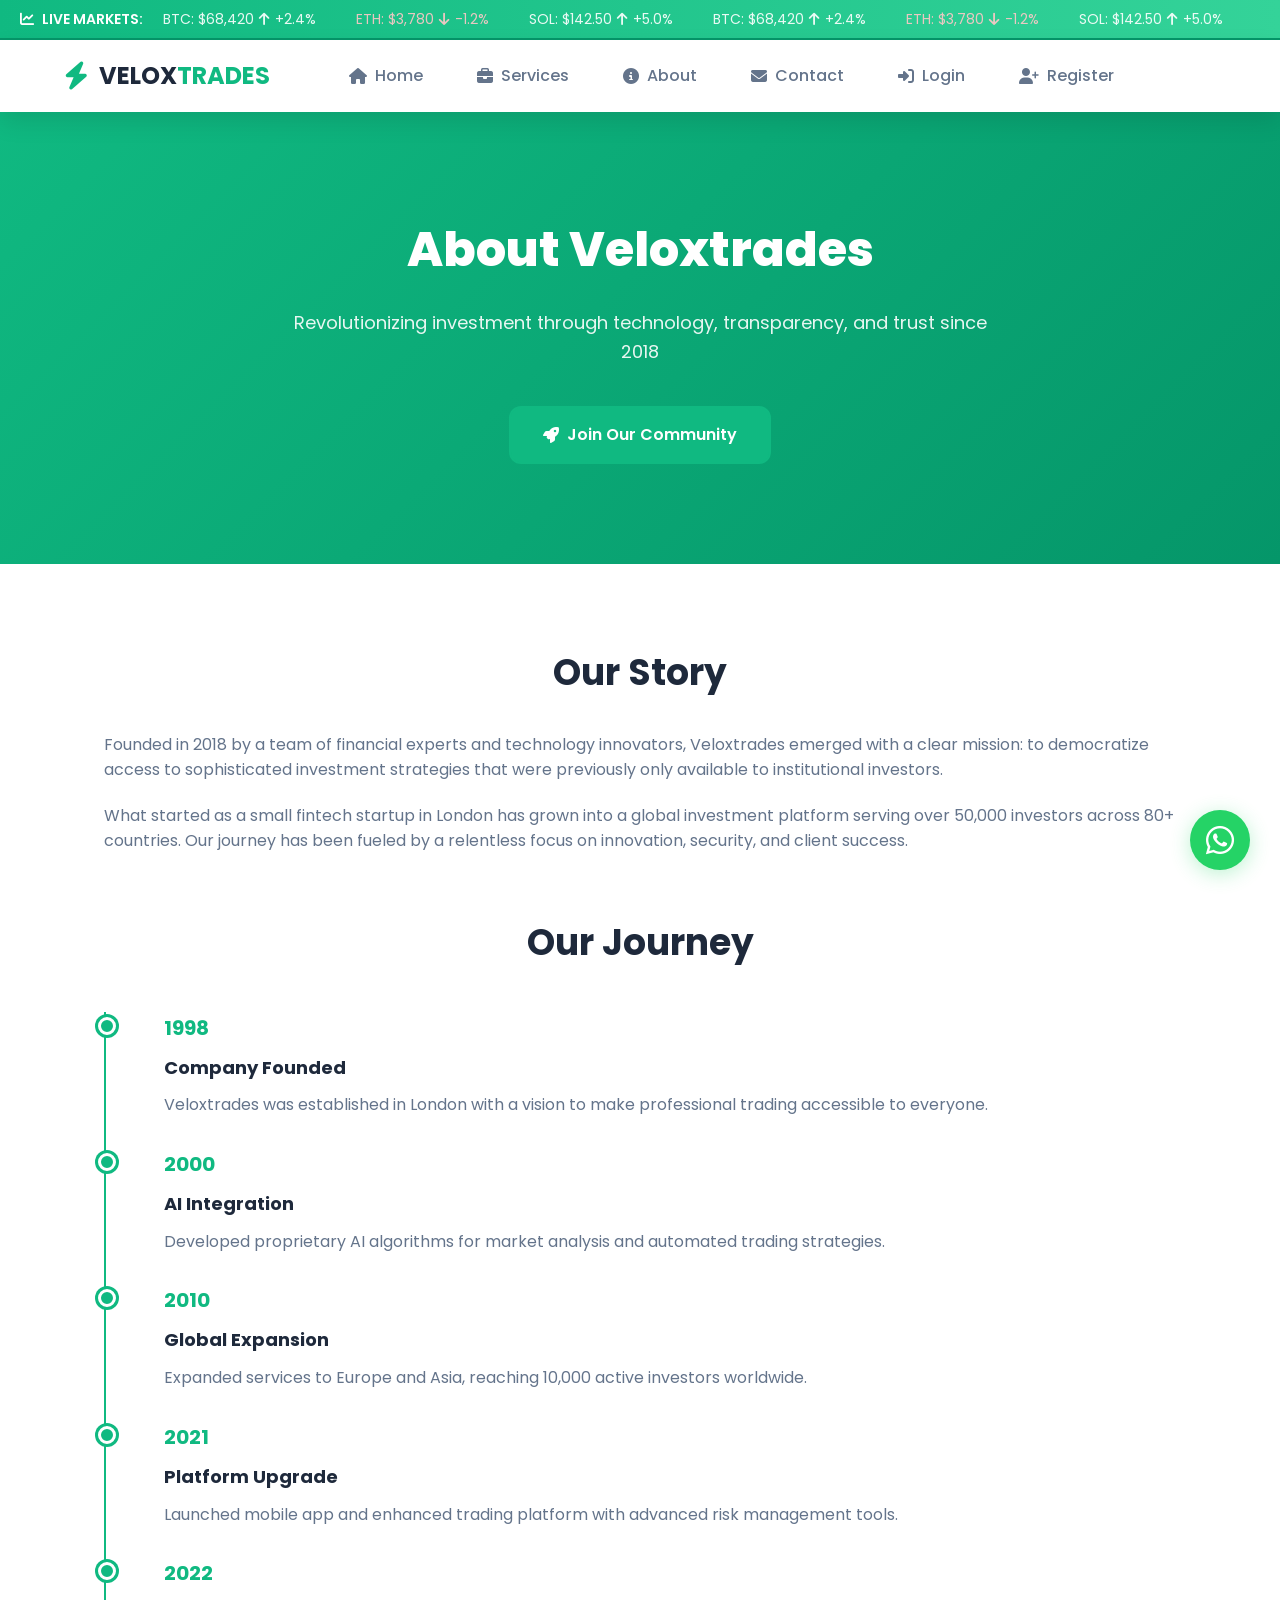
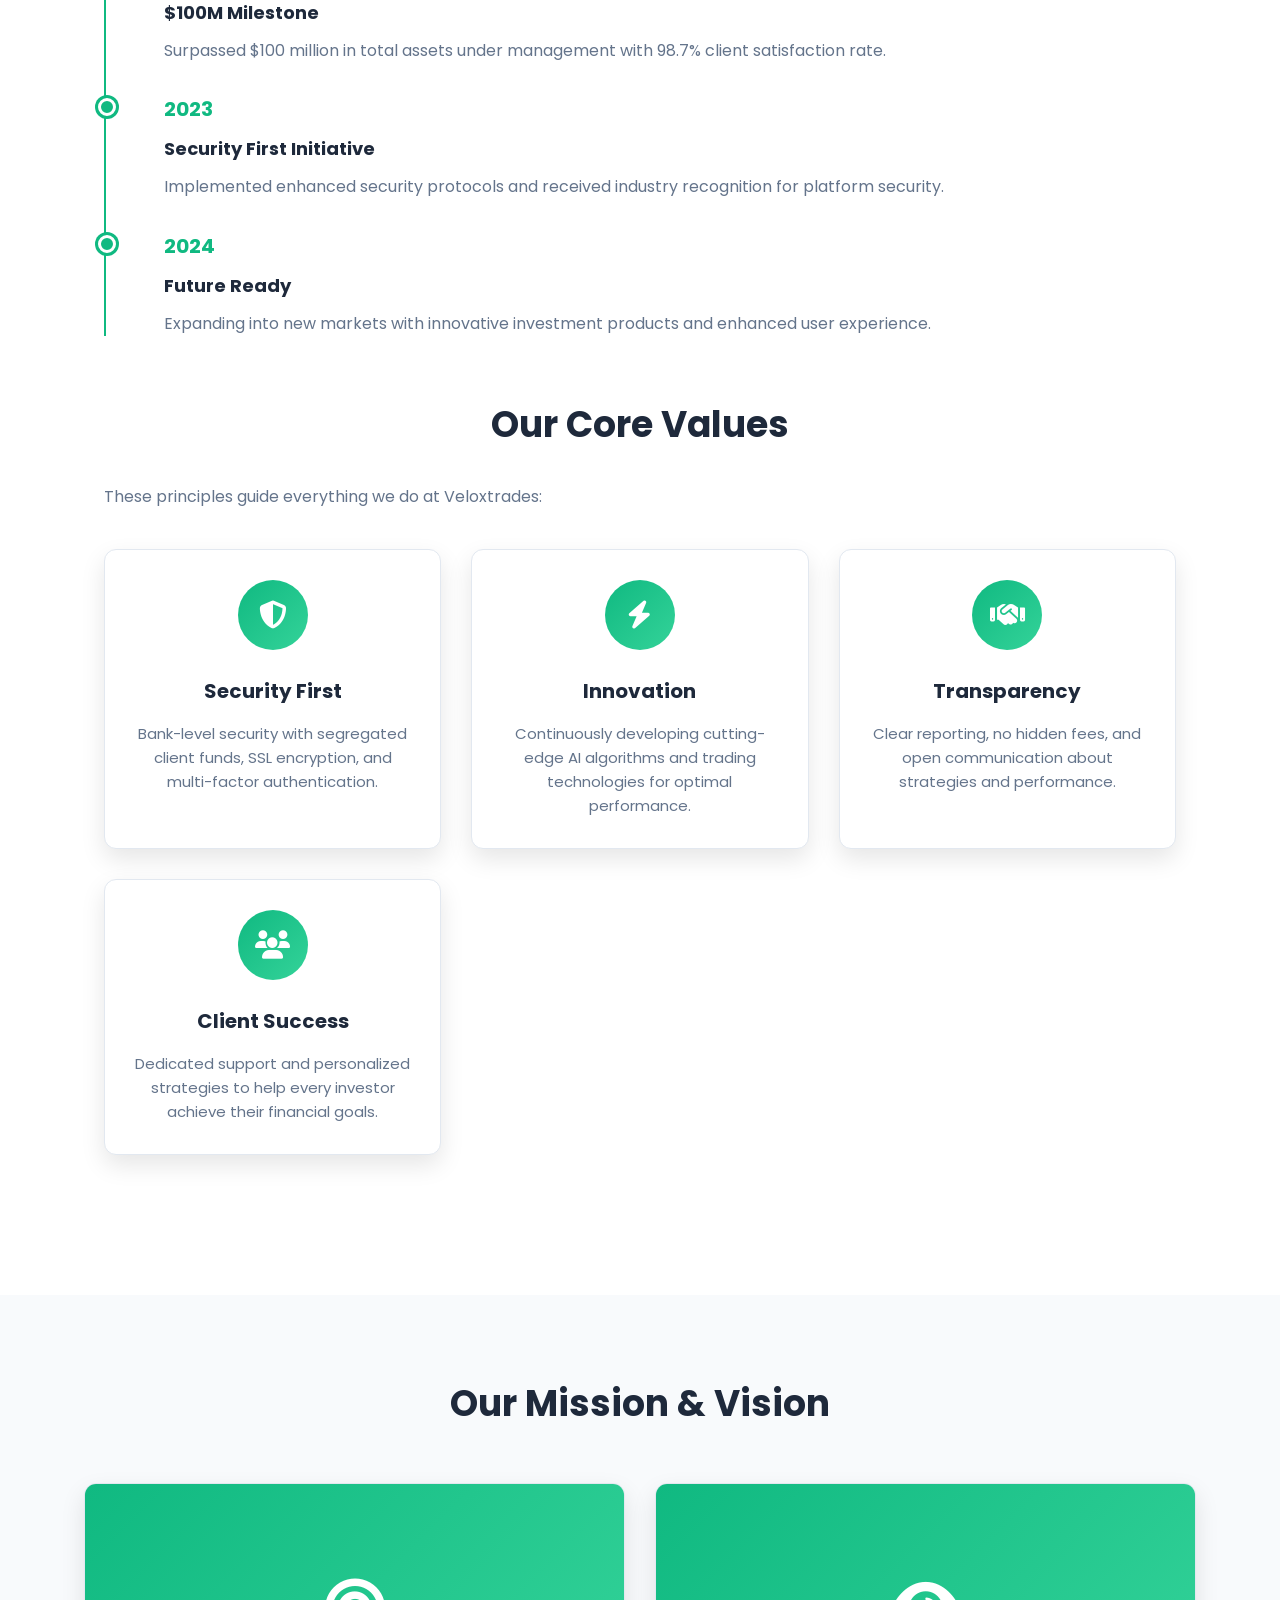
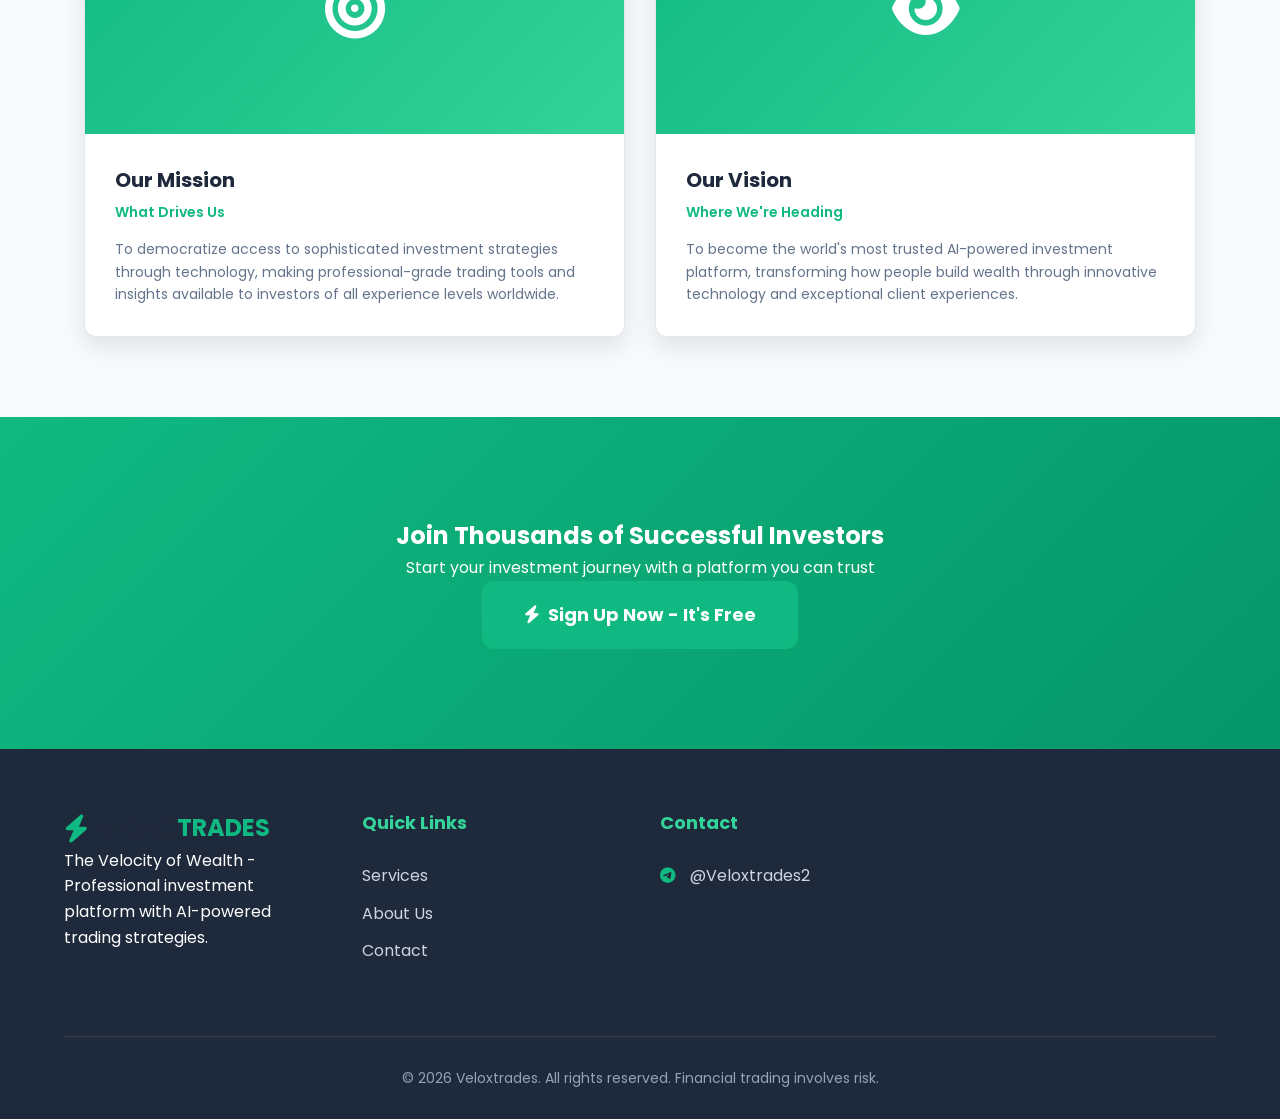
<file: about.html>
<!DOCTYPE html>
<html lang="en">
<head>
    <meta charset="UTF-8">
    <meta name="viewport" content="width=device-width, initial-scale=1.0">
    <title>About Us - Veloxtrades</title>
    <link rel="stylesheet" href="css/style.css">
    <link rel="stylesheet" href="https://cdnjs.cloudflare.com/ajax/libs/font-awesome/6.4.0/css/all.min.css">
    <link rel="icon" type="image/png" href="https://i.imgur.com/tnnJPyX.png">
    <link href="https://fonts.googleapis.com/css2?family=Poppins:wght@300;400;500;600;700&display=swap" rel="stylesheet">
</head>
<body data-page="about" data-test-connection="true">
    <!-- Live Crypto Ticker -->
    <div class="ticker-container">
        <div class="ticker-content">
            <span class="ticker-label"><i class="fas fa-chart-line"></i> LIVE MARKETS:</span>
            <div class="ticker-items">
                <span class="ticker-item positive">BTC: $68,420 <i class="fas fa-arrow-up"></i> +2.4%</span>
                <span class="ticker-item negative">ETH: $3,780 <i class="fas fa-arrow-down"></i> -1.2%</span>
                <span class="ticker-item positive">SOL: $142.50 <i class="fas fa-arrow-up"></i> +5.0%</span>
            </div>
        </div>
    </div>

    <!-- Header/Navigation -->
    <header class="header">
        <nav class="navbar">
            <div class="logo">
                <i class="fas fa-bolt"></i>
                <span class="logo-text">VELOX<span class="logo-highlight">TRADES</span></span>
            </div>
            <ul class="nav-menu">
                <li class="nav-item"><a href="#" data-nav="home"><i class="fas fa-home"></i> Home</a></li>
                <li class="nav-item"><a href="#" data-nav="services"><i class="fas fa-briefcase"></i> Services</a></li>
                <li class="nav-item active"><a href="#" data-nav="about"><i class="fas fa-info-circle"></i> About</a></li>
                <li class="nav-item"><a href="#" data-nav="contact"><i class="fas fa-envelope"></i> Contact</a></li>
                <li class="nav-item"><a href="#" data-nav="login" data-auth="false" data-hide-when-auth="true"><i class="fas fa-sign-in-alt"></i> Login</a></li>
                <li class="nav-item"><a href="#" data-nav="register" data-auth="false" data-hide-when-auth="true"><i class="fas fa-user-plus"></i> Register</a></li>
                <li class="nav-item"><a href="#" data-nav="dashboard" data-auth="true"><i class="fas fa-chart-line"></i> Dashboard</a></li>
                <li class="nav-item"><span id="userDisplay" class="user-name" style="display: none;"></span></li>
                <li class="nav-item"><a href="#" onclick="Veloxtrades.logout()" data-auth="true"><i class="fas fa-sign-out-alt"></i> Logout</a></li>
            </ul>

            <div class="hamburger">
                <span class="bar"></span>
                <span class="bar"></span>
                <span class="bar"></span>
            </div>
        </nav>
    </header>

    <!-- About Hero -->
    <section class="about-hero">
        <div class="container">
            <h1>About Veloxtrades</h1>
            <p>Revolutionizing investment through technology, transparency, and trust since 2018</p>
            <a href="#" data-nav="register" class="btn btn-primary btn-large">
                <i class="fas fa-rocket"></i> Join Our Community
            </a>
        </div>
    </section>

    <!-- Our Story -->
    <section class="about-content">
        <div class="about-section">
            <h2>Our Story</h2>
            <p>Founded in 2018 by a team of financial experts and technology innovators, Veloxtrades emerged with a clear mission: to democratize access to sophisticated investment strategies that were previously only available to institutional investors.</p>
            <p>What started as a small fintech startup in London has grown into a global investment platform serving over 50,000 investors across 80+ countries. Our journey has been fueled by a relentless focus on innovation, security, and client success.</p>
        </div>

        <!-- Timeline -->
        <div class="about-section">
            <h2>Our Journey</h2>
            <div class="history-timeline">
                <div class="timeline-item">
                    <div class="timeline-year">1998</div>
                    <div class="timeline-content">
                        <h4>Company Founded</h4>
                        <p>Veloxtrades was established in London with a vision to make professional trading accessible to everyone.</p>
                    </div>
                </div>

                <div class="timeline-item">
                    <div class="timeline-year">2000</div>
                    <div class="timeline-content">
                        <h4>AI Integration</h4>
                        <p>Developed proprietary AI algorithms for market analysis and automated trading strategies.</p>
                    </div>
                </div>

                <div class="timeline-item">
                    <div class="timeline-year">2010</div>
                    <div class="timeline-content">
                        <h4>Global Expansion</h4>
                        <p>Expanded services to Europe and Asia, reaching 10,000 active investors worldwide.</p>
                    </div>
                </div>

                <div class="timeline-item">
                    <div class="timeline-year">2021</div>
                    <div class="timeline-content">
                        <h4>Platform Upgrade</h4>
                        <p>Launched mobile app and enhanced trading platform with advanced risk management tools.</p>
                    </div>
                </div>

                <div class="timeline-item">
                    <div class="timeline-year">2022</div>
                    <div class="timeline-content">
                        <h4>$100M Milestone</h4>
                        <p>Surpassed $100 million in total assets under management with 98.7% client satisfaction rate.</p>
                    </div>
                </div>

                <div class="timeline-item">
                    <div class="timeline-year">2023</div>
                    <div class="timeline-content">
                        <h4>Security First Initiative</h4>
                        <p>Implemented enhanced security protocols and received industry recognition for platform security.</p>
                    </div>
                </div>

                <div class="timeline-item">
                    <div class="timeline-year">2024</div>
                    <div class="timeline-content">
                        <h4>Future Ready</h4>
                        <p>Expanding into new markets with innovative investment products and enhanced user experience.</p>
                    </div>
                </div>
            </div>
        </div>

        <!-- Our Values -->
        <div class="about-section">
            <h2>Our Core Values</h2>
            <p>These principles guide everything we do at Veloxtrades:</p>

            <div class="values-grid">
                <div class="value-card">
                    <div class="value-icon">
                        <i class="fas fa-shield-alt"></i>
                    </div>
                    <h3>Security First</h3>
                    <p>Bank-level security with segregated client funds, SSL encryption, and multi-factor authentication.</p>
                </div>

                <div class="value-card">
                    <div class="value-icon">
                        <i class="fas fa-bolt"></i>
                    </div>
                    <h3>Innovation</h3>
                    <p>Continuously developing cutting-edge AI algorithms and trading technologies for optimal performance.</p>
                </div>

                <div class="value-card">
                    <div class="value-icon">
                        <i class="fas fa-handshake"></i>
                    </div>
                    <h3>Transparency</h3>
                    <p>Clear reporting, no hidden fees, and open communication about strategies and performance.</p>
                </div>

                <div class="value-card">
                    <div class="value-icon">
                        <i class="fas fa-users"></i>
                    </div>
                    <h3>Client Success</h3>
                    <p>Dedicated support and personalized strategies to help every investor achieve their financial goals.</p>
                </div>
            </div>
        </div>
    </section>

    <!-- Mission & Vision -->
    <section class="team-section">
        <div class="container">
            <h2>Our Mission & Vision</h2>

            <div class="team-grid">
                <div class="team-member">
                    <div class="member-image">
                        <i class="fas fa-bullseye"></i>
                    </div>
                    <div class="member-info">
                        <h3>Our Mission</h3>
                        <span class="member-role">What Drives Us</span>
                        <p>To democratize access to sophisticated investment strategies through technology, making professional-grade trading tools and insights available to investors of all experience levels worldwide.</p>
                    </div>
                </div>

                <div class="team-member">
                    <div class="member-image">
                        <i class="fas fa-eye"></i>
                    </div>
                    <div class="member-info">
                        <h3>Our Vision</h3>
                        <span class="member-role">Where We're Heading</span>
                        <p>To become the world's most trusted AI-powered investment platform, transforming how people build wealth through innovative technology and exceptional client experiences.</p>
                    </div>
                </div>
            </div>
        </div>
    </section>

    <!-- CTA Section -->
    <section class="cta-section">
        <div class="container">
            <h2>Join Thousands of Successful Investors</h2>
            <p>Start your investment journey with a platform you can trust</p>
            <a href="#" data-nav="register" class="btn btn-primary btn-xlarge">
                <i class="fas fa-bolt"></i> Sign Up Now - It's Free
            </a>
        </div>
    </section>

<!-- Footer -->
<footer class="footer">
    <div class="footer-content">
        <div class="footer-section">
            <div class="logo">
                <i class="fas fa-bolt"></i>
                <span class="logo-text">VELOX<span class="logo-highlight">TRADES</span></span>
            </div>
            <p>The Velocity of Wealth - Professional investment platform with AI-powered trading strategies.</p>
        </div>
        <div class="footer-section">
            <h3>Quick Links</h3>
            <ul>
                <li><a href="services.html">Services</a></li>
                <li><a href="about.html">About Us</a></li>
                <li><a href="contact.html">Contact</a></li>
            </ul>
        </div>
        <div class="footer-section">
            <h3>Contact</h3>
            <ul>
                <li><i class="fab fa-telegram"></i> <a href="https://t.me/Veloxtrades2" target="_blank" rel="noopener noreferrer">@Veloxtrades2</a></li>
            </ul>
        </div>
    </div>
    <div class="footer-bottom">
        <p>&copy; 2026 Veloxtrades. All rights reserved. Financial trading involves risk.</p>
    </div>
</footer>

    <!-- WhatsApp Floating Button -->
    <a href="https://wa.me/1234567890" class="whatsapp-float" target="_blank">
        <i class="fab fa-whatsapp"></i>
    </a>

    <script src="js/config.js"></script>
    <script src="js/script.js"></script>
</body>
</html>
</file>
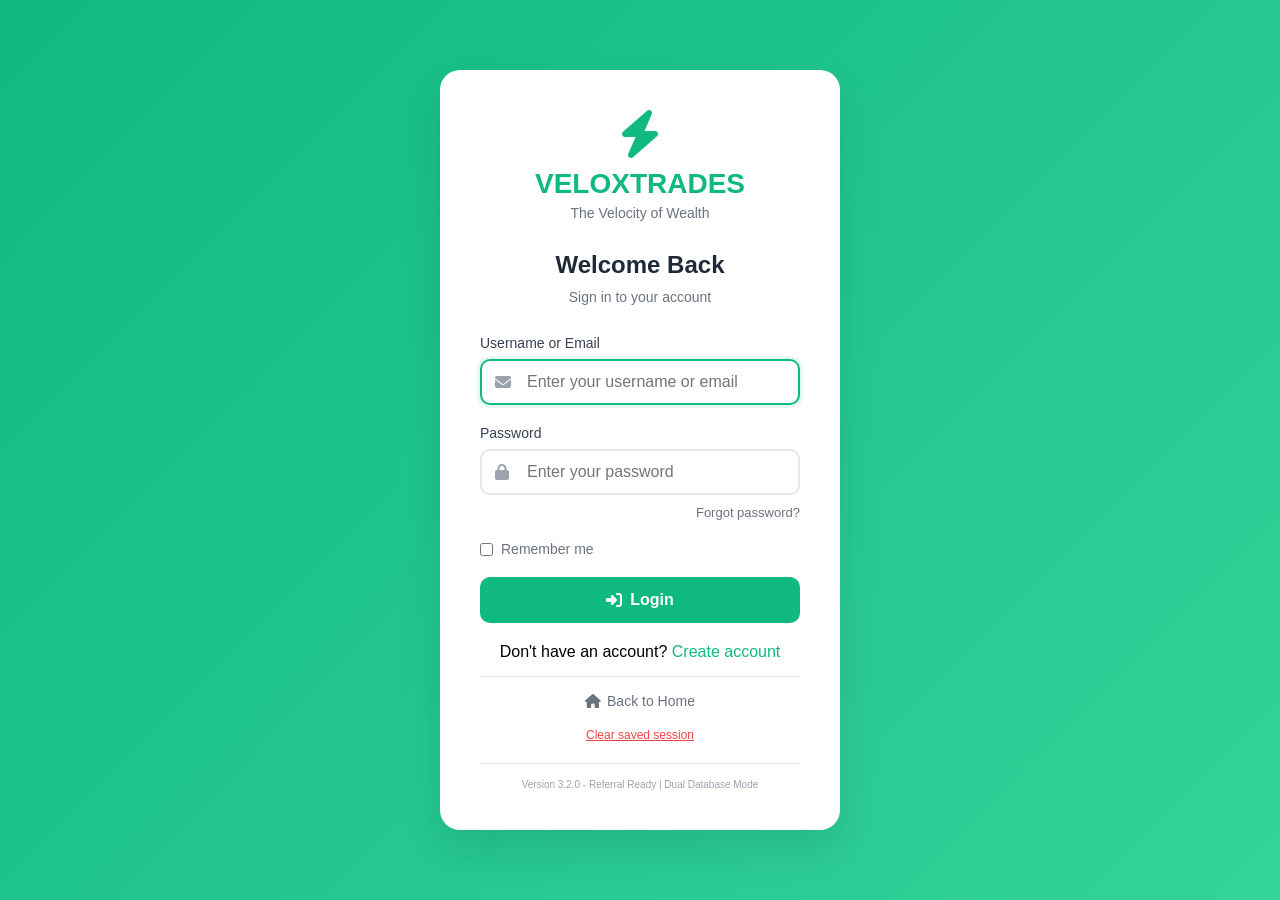
<file: admin-dashboard.html>
<!DOCTYPE html>
<html lang="en">
<head>
    <meta charset="UTF-8">
    <meta name="viewport" content="width=device-width, initial-scale=1.0">
    <meta http-equiv="Cache-Control" content="no-cache, no-store, must-revalidate">
    <title>Veloxtrades | Admin Dashboard</title>
    <link rel="icon" type="image/png" href="https://i.imgur.com/tnnJPyX.png">
    <link rel="stylesheet" href="https://cdnjs.cloudflare.com/ajax/libs/font-awesome/6.4.0/css/all.min.css">
    <link href="https://fonts.googleapis.com/css2?family=Inter:wght@300;400;500;600;700&display=swap" rel="stylesheet">
    <style>
        * {
            margin: 0;
            padding: 0;
            box-sizing: border-box;
        }
        
        :root {
            --primary: #10b981;
            --primary-dark: #059669;
            --success: #16a34a;
            --danger: #dc2626;
            --warning: #d97706;
            --gray-50: #f9fafb;
            --gray-100: #f3f4f6;
            --gray-200: #e5e7eb;
            --gray-300: #d1d5db;
            --gray-400: #9ca3af;
            --gray-500: #6b7280;
            --gray-600: #4b5563;
            --gray-700: #374151;
            --gray-800: #1f2937;
            --gray-900: #111827;
            --radius: 12px;
            --radius-sm: 8px;
            --shadow: 0 1px 2px 0 rgba(0, 0, 0, 0.05);
            --shadow-md: 0 4px 6px -1px rgba(0, 0, 0, 0.1);
        }
        
        body {
            font-family: 'Inter', sans-serif;
            background: var(--gray-100);
            font-size: 14px;
            line-height: 1.5;
            color: var(--gray-800);
        }
        
        .admin-wrapper {
            display: flex;
            min-height: 100vh;
        }
        
        .sidebar {
            width: 260px;
            background: var(--gray-900);
            color: var(--gray-400);
            position: fixed;
            height: 100vh;
            overflow-y: auto;
            z-index: 100;
            transition: transform 0.3s ease;
        }
        
        .sidebar-header {
            padding: 24px 20px;
            border-bottom: 1px solid var(--gray-800);
            margin-bottom: 24px;
        }
        
        .sidebar-header .logo {
            display: flex;
            align-items: center;
            gap: 10px;
            font-size: 18px;
            font-weight: 600;
            color: white;
            cursor: pointer;
        }
        
        .sidebar-header .logo i {
            color: var(--primary);
            font-size: 20px;
        }
        
        .menu-block {
            margin-bottom: 24px;
        }
        
        .menu-block-title {
            padding: 0 20px 8px;
            font-size: 11px;
            font-weight: 600;
            text-transform: uppercase;
            letter-spacing: 0.5px;
            color: var(--gray-500);
        }
        
        .menu-items {
            list-style: none;
        }
        
        .menu-link {
            display: flex;
            align-items: center;
            gap: 12px;
            padding: 10px 20px;
            color: var(--gray-400);
            text-decoration: none;
            font-size: 14px;
            transition: all 0.2s;
            cursor: pointer;
        }
        
        .menu-link i {
            width: 20px;
            font-size: 14px;
        }
        
        .menu-link:hover,
        .menu-link.active {
            background: rgba(16, 185, 129, 0.1);
            color: white;
        }
        
        .menu-link.active i {
            color: var(--primary);
        }
        
        .badge {
            background: var(--danger);
            color: white;
            border-radius: 20px;
            padding: 2px 6px;
            font-size: 10px;
            margin-left: auto;
        }
        
        .main-content {
            flex: 1;
            margin-left: 260px;
            transition: margin-left 0.3s ease;
        }
        
        .top-header {
            background: white;
            padding: 12px 24px;
            display: flex;
            justify-content: space-between;
            align-items: center;
            border-bottom: 1px solid var(--gray-200);
            position: sticky;
            top: 0;
            z-index: 99;
        }
        
        .site-title {
            font-size: 16px;
            font-weight: 600;
            color: var(--gray-800);
        }
        
        .logout-btn {
            background: none;
            border: none;
            color: var(--gray-600);
            cursor: pointer;
            display: flex;
            align-items: center;
            gap: 8px;
            font-size: 13px;
            padding: 8px 12px;
            border-radius: var(--radius-sm);
            transition: all 0.2s;
        }
        
        .logout-btn:hover {
            background: var(--gray-100);
            color: var(--danger);
        }
        
        .mobile-toggle {
            display: none;
            font-size: 20px;
            cursor: pointer;
            padding: 5px;
        }
        
        .content-area {
            padding: 24px;
        }
        
        .stats-grid {
            display: grid;
            grid-template-columns: repeat(auto-fit, minmax(240px, 1fr));
            gap: 20px;
            margin-bottom: 30px;
        }
        
        .stat-card {
            background: white;
            padding: 20px;
            border-radius: var(--radius);
            display: flex;
            align-items: center;
            gap: 16px;
            box-shadow: var(--shadow);
            border: 1px solid var(--gray-200);
            transition: all 0.2s;
        }
        
        .stat-card:hover {
            box-shadow: var(--shadow-md);
            transform: translateY(-2px);
        }
        
        .stat-icon {
            width: 48px;
            height: 48px;
            background: var(--gray-100);
            border-radius: 12px;
            display: flex;
            align-items: center;
            justify-content: center;
            color: var(--primary);
            font-size: 20px;
        }
        
        .stat-details h3 {
            font-size: 12px;
            color: var(--gray-500);
            margin-bottom: 4px;
            font-weight: 500;
        }
        
        .stat-details .stat-value {
            font-size: 24px;
            font-weight: 700;
            color: var(--gray-900);
        }
        
        .card {
            background: white;
            border-radius: var(--radius);
            border: 1px solid var(--gray-200);
            margin-bottom: 24px;
            overflow: hidden;
        }
        
        .card-header {
            padding: 16px 20px;
            border-bottom: 1px solid var(--gray-200);
            display: flex;
            justify-content: space-between;
            align-items: center;
            flex-wrap: wrap;
            gap: 12px;
        }
        
        .card-header h2 {
            font-size: 16px;
            font-weight: 600;
            color: var(--gray-800);
        }
        
        .card-body {
            padding: 20px;
        }
        
        .table-responsive {
            overflow-x: auto;
        }
        
        .data-table {
            width: 100%;
            border-collapse: collapse;
        }
        
        .data-table th {
            text-align: left;
            padding: 12px 16px;
            background: var(--gray-50);
            color: var(--gray-600);
            font-weight: 600;
            font-size: 12px;
            text-transform: uppercase;
            letter-spacing: 0.5px;
            border-bottom: 1px solid var(--gray-200);
        }
        
        .data-table td {
            padding: 12px 16px;
            border-bottom: 1px solid var(--gray-200);
            font-size: 13px;
            color: var(--gray-700);
        }
        
        .data-table tr:hover td {
            background: var(--gray-50);
        }
        
        .status-badge {
            font-size: 11px;
            padding: 4px 10px;
            border-radius: 20px;
            font-weight: 500;
            display: inline-block;
        }
        
        .status-active { background: #dcfce7; color: #166534; }
        .status-pending { background: #fef9c3; color: #854d0e; }
        .status-completed { background: #dcfce7; color: #166534; }
        .status-approved { background: #dcfce7; color: #166534; }
        .status-rejected { background: #fee2e2; color: #991b1b; }
        .status-banned { background: #fee2e2; color: #991b1b; }
        
        .positive { color: #16a34a; font-weight: 500; }
        .negative { color: #dc2626; font-weight: 500; }
        
        .btn {
            padding: 6px 12px;
            border: none;
            border-radius: var(--radius-sm);
            font-size: 12px;
            font-weight: 500;
            cursor: pointer;
            display: inline-flex;
            align-items: center;
            gap: 6px;
            transition: all 0.2s;
        }
        
        .btn-primary { background: var(--primary); color: white; }
        .btn-primary:hover { background: var(--primary-dark); }
        .btn-secondary { background: var(--gray-100); color: var(--gray-700); border: 1px solid var(--gray-200); }
        .btn-secondary:hover { background: var(--gray-200); }
        .btn-danger { background: var(--danger); color: white; }
        .btn-danger:hover { background: #b91c1c; }
        
        .action-btn {
            padding: 4px 10px;
            border: none;
            border-radius: var(--radius-sm);
            font-size: 11px;
            font-weight: 500;
            cursor: pointer;
            display: inline-flex;
            align-items: center;
            gap: 5px;
            margin: 2px;
            transition: all 0.2s;
        }
        
        .action-btn.approve { background: #dcfce7; color: #166534; }
        .action-btn.approve:hover { background: #bbf7d0; }
        .action-btn.reject { background: #fee2e2; color: #991b1b; }
        .action-btn.email { background: var(--gray-100); color: var(--gray-700); }
        .action-btn.view { background: var(--gray-100); color: var(--gray-700); }
        .action-btn.delete { background: #fee2e2; color: #991b1b; }
        .action-btn.complete { background: #dbeafe; color: #1e40af; }
        
        .control-bar {
            display: flex;
            flex-wrap: wrap;
            align-items: center;
            gap: 12px;
            margin-bottom: 20px;
        }
        
        .search-input {
            padding: 8px 12px;
            border: 1px solid var(--gray-200);
            border-radius: var(--radius-sm);
            font-size: 13px;
            width: 250px;
        }
        
        .filter-select {
            padding: 8px 12px;
            border: 1px solid var(--gray-200);
            border-radius: var(--radius-sm);
            font-size: 13px;
            background: white;
        }
        
        .modal {
            display: none;
            position: fixed;
            top: 0;
            left: 0;
            width: 100%;
            height: 100%;
            background: rgba(0, 0, 0, 0.5);
            z-index: 1000;
            align-items: center;
            justify-content: center;
        }
        
        .modal.active {
            display: flex;
        }
        
        .modal-content {
            background: white;
            border-radius: var(--radius);
            width: 90%;
            max-width: 550px;
            max-height: 90vh;
            overflow-y: auto;
        }
        
        .modal-header {
            padding: 16px 20px;
            border-bottom: 1px solid var(--gray-200);
            display: flex;
            justify-content: space-between;
            align-items: center;
        }
        
        .modal-header h3 {
            font-size: 16px;
            font-weight: 600;
        }
        
        .close-modal {
            font-size: 24px;
            cursor: pointer;
            color: var(--gray-400);
        }
        
        .modal-body {
            padding: 20px;
        }
        
        .form-group {
            margin-bottom: 16px;
        }
        
        .form-group label {
            display: block;
            margin-bottom: 6px;
            font-weight: 500;
            font-size: 13px;
            color: var(--gray-700);
        }
        
        .form-control {
            width: 100%;
            padding: 8px 12px;
            border: 1px solid var(--gray-200);
            border-radius: var(--radius-sm);
            font-size: 13px;
        }
        
        textarea.form-control {
            resize: vertical;
            min-height: 80px;
        }
        
        .toast-container {
            position: fixed;
            top: 20px;
            right: 20px;
            z-index: 1100;
        }
        
        .toast {
            background: white;
            border-radius: var(--radius);
            padding: 12px 16px;
            margin-bottom: 10px;
            box-shadow: var(--shadow-md);
            display: flex;
            align-items: center;
            gap: 12px;
            min-width: 280px;
            border-left: 3px solid;
            animation: slideIn 0.3s ease;
        }
        
        .toast.success { border-left-color: var(--success); }
        .toast.error { border-left-color: var(--danger); }
        .toast.info { border-left-color: var(--primary); }
        
        @keyframes slideIn {
            from { transform: translateX(100%); opacity: 0; }
            to { transform: translateX(0); opacity: 1; }
        }
        
        .loading-overlay {
            position: fixed;
            top: 0;
            left: 0;
            right: 0;
            bottom: 0;
            background: rgba(255, 255, 255, 0.8);
            z-index: 2000;
            display: none;
            align-items: center;
            justify-content: center;
        }
        
        .loading-spinner {
            width: 40px;
            height: 40px;
            border: 3px solid var(--gray-200);
            border-top-color: var(--primary);
            border-radius: 50%;
            animation: spin 1s linear infinite;
        }
        
        @keyframes spin {
            to { transform: rotate(360deg); }
        }
        
        .text-center {
            text-align: center;
        }
        
        .pagination {
            display: flex;
            justify-content: center;
            gap: 5px;
            margin-top: 20px;
        }
        
        .page-btn {
            padding: 6px 12px;
            border: 1px solid var(--gray-200);
            background: white;
            border-radius: var(--radius-sm);
            cursor: pointer;
            font-size: 13px;
        }
        
        .page-btn.active {
            background: var(--primary);
            color: white;
            border-color: var(--primary);
        }
        
        .error-message {
            color: var(--danger);
            padding: 20px;
            text-align: center;
        }
        
        @media (max-width: 768px) {
            .sidebar {
                transform: translateX(-100%);
            }
            .sidebar.active {
                transform: translateX(0);
            }
            .main-content {
                margin-left: 0;
            }
            .mobile-toggle {
                display: block;
            }
            .stats-grid {
                grid-template-columns: 1fr;
            }
        }
    </style>
</head>
<body>
    <div class="admin-wrapper">
        <div class="sidebar" id="sidebar">
            <div class="sidebar-header">
                <div class="logo" onclick="loadSection('dashboard')">
                    <i class="fas fa-chart-line"></i>
                    <span>Veloxtrades Admin</span>
                </div>
            </div>
            
            <div class="menu-block">
                <div class="menu-block-title">MAIN</div>
                <ul class="menu-items">
                    <li><div class="menu-link active" data-section="dashboard" onclick="loadSection('dashboard')"><i class="fas fa-tachometer-alt"></i><span>Dashboard</span></div></li>
                    <li><div class="menu-link" data-section="users" onclick="loadSection('users')"><i class="fas fa-users"></i><span>Users</span><span class="badge" id="userCount">0</span></div></li>
                    <li><div class="menu-link" data-section="referrals" onclick="loadSection('referrals')"><i class="fas fa-link"></i><span>Referral Network</span><span class="badge" id="referralCount">0</span></div></li>
                    <li><div class="menu-link" data-section="kyc" onclick="loadSection('kyc')"><i class="fas fa-id-card"></i><span>KYC Applications</span><span class="badge" id="kycPendingCount">0</span></div></li>
                    <li><div class="menu-link" data-section="tickets" onclick="loadSection('tickets')"><i class="fas fa-headset"></i><span>Support Tickets</span><span class="badge" id="ticketPendingCount">0</span></div></li>
                </ul>
            </div>
            
            <div class="menu-block">
                <div class="menu-block-title">TRANSACTIONS</div>
                <ul class="menu-items">
                    <li><div class="menu-link" data-section="deposits" onclick="loadSection('deposits')"><i class="fas fa-arrow-down"></i><span>Deposits</span><span class="badge" id="pendingDeposits">0</span></div></li>
                    <li><div class="menu-link" data-section="withdrawals" onclick="loadSection('withdrawals')"><i class="fas fa-arrow-up"></i><span>Withdrawals</span><span class="badge" id="pendingWithdrawals">0</span></div></li>
                    <li><div class="menu-link" data-section="investments" onclick="loadSection('investments')"><i class="fas fa-chart-line"></i><span>Investments</span></div></li>
                    <li><div class="menu-link" data-section="transactions" onclick="loadSection('transactions')"><i class="fas fa-history"></i><span>All Transactions</span></div></li>
                </ul>
            </div>
            
            <div class="menu-block">
                <div class="menu-block-title">MANAGEMENT</div>
                <ul class="menu-items">
                    <li><div class="menu-link" data-section="broadcast" onclick="loadSection('broadcast')"><i class="fas fa-envelope"></i><span>Broadcast Email</span></div></li>
                    <li><div class="menu-link" data-section="resend-emails" onclick="loadSection('resendEmails')"><i class="fas fa-envelope-open-text"></i><span>Resend Deposit Emails</span></div></li>
                    <li><div class="menu-link" data-section="manual-transaction" onclick="loadSection('manualTransaction')"><i class="fas fa-exchange-alt"></i><span>Manual Transaction</span></div></li>
                    <li><div class="menu-link" data-section="plans" onclick="loadSection('plans')"><i class="fas fa-layer-group"></i><span>Investment Plans</span></div></li>
                </ul>
            </div>
        </div>
        
        <div class="main-content">
            <div class="top-header">
                <div class="mobile-toggle" onclick="document.getElementById('sidebar').classList.toggle('active')">
                    <i class="fas fa-bars"></i>
                </div>
                <div class="site-title">Admin Dashboard</div>
                <button class="logout-btn" onclick="logout()">
                    <i class="fas fa-sign-out-alt"></i> Logout
                </button>
            </div>
            <div class="content-area" id="dynamicPageContent"></div>
        </div>
    </div>
    
    <!-- Modals -->
    <div class="modal" id="fundingModal">
        <div class="modal-content">
            <div class="modal-header"><h3>Adjust Balance</h3><span class="close-modal" onclick="closeModal('fundingModal')">&times;</span></div>
            <div class="modal-body">
                <form id="fundingForm">
                    <input type="hidden" id="fundingUserId">
                    <div class="form-group"><label>User</label><input type="text" id="fundingUsername" class="form-control" readonly></div>
                    <div class="form-group"><label>Current Balance</label><input type="text" id="currentBalance" class="form-control" readonly></div>
                    <div class="form-group"><label>Amount (+/-)</label><input type="number" id="fundingAmount" class="form-control" step="0.01" required></div>
                    <div class="form-group"><label>Reason</label><input type="text" id="fundingReason" class="form-control" placeholder="Reason for adjustment"></div>
                    <button type="submit" class="btn btn-primary">Apply Adjustment</button>
                </form>
            </div>
        </div>
    </div>
    
    <div class="modal" id="addUserModal">
        <div class="modal-content">
            <div class="modal-header"><h3>Add New User</h3><span class="close-modal" onclick="closeModal('addUserModal')">&times;</span></div>
            <div class="modal-body">
                <form id="addUserForm">
                    <div class="form-group"><label>Full Name</label><input type="text" id="fullName" class="form-control" required></div>
                    <div class="form-group"><label>Email</label><input type="email" id="email" class="form-control" required></div>
                    <div class="form-group"><label>Username</label><input type="text" id="username" class="form-control" required></div>
                    <div class="form-group"><label>Password</label><input type="password" id="password" class="form-control" required></div>
                    <div class="form-group"><label>Referral Code (Optional)</label><input type="text" id="referralCode" class="form-control" placeholder="Referrer's code"></div>
                    <button type="submit" class="btn btn-primary">Create User</button>
                </form>
            </div>
        </div>
    </div>
    
    <div class="modal" id="manualEmailModal">
        <div class="modal-content">
            <div class="modal-header"><h3>Send Email to User</h3><span class="close-modal" onclick="closeModal('manualEmailModal')">&times;</span></div>
            <div class="modal-body">
                <form id="manualEmailForm">
                    <input type="hidden" id="manualEmailUserId">
                    <div class="form-group"><label>To</label><input type="text" id="manualEmailTo" class="form-control" readonly></div>
                    <div class="form-group"><label>Subject</label><input type="text" id="manualEmailSubject" class="form-control" required></div>
                    <div class="form-group"><label>Message</label><textarea id="manualEmailMessage" class="form-control" rows="5" required></textarea></div>
                    <button type="submit" class="btn btn-primary">Send Email</button>
                </form>
            </div>
        </div>
    </div>
    
    <div class="modal" id="viewUserModal">
        <div class="modal-content">
            <div class="modal-header"><h3>User Details</h3><span class="close-modal" onclick="closeModal('viewUserModal')">&times;</span></div>
            <div class="modal-body" id="viewUserContent"></div>
        </div>
    </div>
    
    <div class="modal" id="resendModal">
        <div class="modal-content">
            <div class="modal-header"><h3>Resend Deposit Emails</h3><span class="close-modal" onclick="closeModal('resendModal')">&times;</span></div>
            <div class="modal-body">
                <div class="form-group"><label>Select Deposit Type</label>
                    <select id="resendStatusFilter" class="form-control">
                        <option value="approved">Approved Deposits Only</option>
                        <option value="rejected">Rejected Deposits Only</option>
                        <option value="all">All Processed Deposits</option>
                    </select>
                </div>
                <button class="btn btn-primary" onclick="bulkResendEmails()" style="width: 100%;"><i class="fas fa-envelope"></i> Resend All Emails</button>
            </div>
        </div>
    </div>
    
    <div class="modal" id="kycDetailModal">
        <div class="modal-content" style="max-width: 700px;">
            <div class="modal-header"><h3>KYC Application Details</h3><span class="close-modal" onclick="closeModal('kycDetailModal')">&times;</span></div>
            <div class="modal-body" id="kycDetailContent"></div>
        </div>
    </div>
    
    <div class="modal" id="ticketDetailModal">
        <div class="modal-content" style="max-width: 700px;">
            <div class="modal-header"><h3>Ticket Details</h3><span class="close-modal" onclick="closeModal('ticketDetailModal')">&times;</span></div>
            <div class="modal-body" id="ticketDetailContent"></div>
        </div>
    </div>
    
    <div class="toast-container" id="toastContainer"></div>
    <div class="loading-overlay" id="loadingOverlay"><div class="loading-spinner"></div></div>

 <script>
    const API_BASE_URL = 'https://investment-gto3.onrender.com';
    let currentUser = null;
    let isAuthenticated = false;
    let currentPage = 1;
    let totalPages = 1;
    let searchTerm = '';
    let perPage = 60;
    let usersData = [];
    let depositsData = [];
    let withdrawalsData = [];
    let currentDepositFilter = 'all';
    let currentWithdrawalFilter = 'all';
    
    function getToken() {
        let token = localStorage.getItem('veloxtrades_token');
        if (!token) token = localStorage.getItem('token');
        if (!token) token = sessionStorage.getItem('veloxtrades_token');
        if (!token) token = sessionStorage.getItem('token');
        if (!token) {
            const match = document.cookie.match(/veloxtrades_token=([^;]+)/);
            if (match) token = match[1];
        }
        return token;
    }
    
    function showToast(message, type = 'info') {
        const container = document.getElementById('toastContainer');
        if (!container) return;
        const toast = document.createElement('div');
        toast.className = `toast ${type}`;
        const icon = type === 'success' ? 'fa-check-circle' : type === 'error' ? 'fa-exclamation-circle' : 'fa-info-circle';
        toast.innerHTML = `<i class="fas ${icon}"></i><span>${escapeHtml(message)}</span>`;
        container.appendChild(toast);
        setTimeout(() => toast.remove(), 5000);
    }
    
    function showLoading() { 
        const overlay = document.getElementById('loadingOverlay');
        if (overlay) overlay.style.display = 'flex'; 
    }
    
    function hideLoading() { 
        const overlay = document.getElementById('loadingOverlay');
        if (overlay) overlay.style.display = 'none'; 
    }
    
    function closeModal(modalId) { 
        const modal = document.getElementById(modalId);
        if (modal) modal.classList.remove('active'); 
    }
    
    function escapeHtml(text) {
        if (!text) return '';
        const div = document.createElement('div');
        div.textContent = text;
        return div.innerHTML;
    }
    
    async function fetchWithAuth(url, options = {}) {
        const token = getToken();
        if (!token) {
            console.error('No token found');
            window.location.href = '/login.html';
            throw new Error('No authentication token');
        }
        
        const headers = {
            'Authorization': `Bearer ${token}`,
            'Content-Type': 'application/json',
            'Accept': 'application/json',
            ...options.headers
        };
        
        const fetchOptions = {
            ...options,
            headers,
            credentials: 'include',
            mode: 'cors'
        };
        
        try {
            const response = await fetch(url, fetchOptions);
            
            if (response.status === 401) {
                localStorage.removeItem('veloxtrades_token');
                localStorage.removeItem('token');
                sessionStorage.removeItem('veloxtrades_token');
                sessionStorage.removeItem('token');
                document.cookie = 'veloxtrades_token=; expires=Thu, 01 Jan 1970 00:00:00 UTC; path=/;';
                window.location.href = '/login.html';
                throw new Error('Session expired');
            }
            
            return response;
        } catch (error) {
            console.error('Fetch error:', error);
            throw error;
        }
    }
    
    async function checkAuth() {
        showLoading();
        try {
            const token = getToken();
            if (!token) {
                window.location.href = '/login.html';
                return false;
            }
            
            const response = await fetch(`${API_BASE_URL}/api/verify-token`, {
                method: 'GET',
                headers: { 
                    'Authorization': `Bearer ${token}`,
                    'Content-Type': 'application/json'
                },
                credentials: 'include',
                mode: 'cors'
            });
            
            const data = await response.json();
            
            if (data.success && data.user) {
                currentUser = data.user;
                if (!currentUser.is_admin) {
                    showToast('Admin access required', 'error');
                    setTimeout(() => {
                        window.location.href = '/dashboard.html';
                    }, 1500);
                    return false;
                }
                isAuthenticated = true;
                console.log('Admin authenticated:', currentUser.username);
                return true;
            } else {
                window.location.href = '/login.html';
                return false;
            }
        } catch (error) {
            console.error('Auth check error:', error);
            window.location.href = '/login.html';
            return false;
        } finally {
            hideLoading();
        }
    }
    
    async function logout() {
        try { 
            await fetch(`${API_BASE_URL}/api/logout`, { 
                method: 'POST', 
                credentials: 'include',
                mode: 'cors'
            }); 
        } catch(e) {}
        localStorage.removeItem('veloxtrades_token');
        localStorage.removeItem('token');
        sessionStorage.removeItem('veloxtrades_token');
        sessionStorage.removeItem('token');
        document.cookie = 'veloxtrades_token=; expires=Thu, 01 Jan 1970 00:00:00 UTC; path=/;';
        window.location.href = '/login.html';
    }
    
    // ==================== DASHBOARD ====================
    async function loadDashboard() {
        showLoading();
        try {
            const response = await fetchWithAuth(`${API_BASE_URL}/api/admin/stats`);
            const data = await response.json();
            if (data.success) {
                const stats = data.data;
                document.getElementById('userCount').textContent = stats.total_users || 0;
                document.getElementById('pendingDeposits').textContent = stats.pending_deposits || 0;
                document.getElementById('pendingWithdrawals').textContent = stats.pending_withdrawals || 0;
                document.getElementById('kycPendingCount').textContent = stats.pending_kyc || 0;
                document.getElementById('ticketPendingCount').textContent = stats.pending_tickets || 0;
                
                const container = document.getElementById('dynamicPageContent');
                container.innerHTML = `
                    <div class="stats-grid">
                        <div class="stat-card"><div class="stat-icon"><i class="fas fa-users"></i></div><div class="stat-details"><h3>Total Users</h3><div class="stat-value">${(stats.total_users || 0).toLocaleString()}</div></div></div>
                        <div class="stat-card"><div class="stat-icon"><i class="fas fa-dollar-sign"></i></div><div class="stat-details"><h3>Total Deposits</h3><div class="stat-value">$${(stats.total_deposit_amount || 0).toLocaleString()}</div></div></div>
                        <div class="stat-card"><div class="stat-icon"><i class="fas fa-arrow-up"></i></div><div class="stat-details"><h3>Total Withdrawals</h3><div class="stat-value">$${(stats.total_withdrawal_amount || 0).toLocaleString()}</div></div></div>
                        <div class="stat-card"><div class="stat-icon"><i class="fas fa-chart-line"></i></div><div class="stat-details"><h3>Active Investments</h3><div class="stat-value">${(stats.active_investments || 0).toLocaleString()}</div></div></div>
                        <div class="stat-card"><div class="stat-icon"><i class="fas fa-clock"></i></div><div class="stat-details"><h3>Pending Deposits</h3><div class="stat-value">${(stats.pending_deposits || 0).toLocaleString()}</div></div></div>
                        <div class="stat-card"><div class="stat-icon"><i class="fas fa-hourglass-half"></i></div><div class="stat-details"><h3>Pending Withdrawals</h3><div class="stat-value">${(stats.pending_withdrawals || 0).toLocaleString()}</div></div></div>
                    </div>
                    <div class="card"><div class="card-header"><h2>Recent Activity</h2></div><div class="card-body"><div class="table-responsive"><table class="data-table"><thead> <tr><th>Type</th><th>Amount</th><th>Status</th><th>Date</th> </thead><tbody id="recentActivity"></tbody> </table></div></div></div>
                `;
                await loadRecentActivity();
            }
        } catch (error) { 
            console.error('Dashboard error:', error);
            showToast('Failed to load dashboard', 'error'); 
        } finally { 
            hideLoading(); 
        }
    }
    
    async function loadRecentActivity() {
        try {
            const response = await fetchWithAuth(`${API_BASE_URL}/api/admin/transactions?limit=10`);
            const data = await response.json();
            const tbody = document.getElementById('recentActivity');
            if (!tbody) return;
            
            if (data.success && data.data.transactions?.length) {
                tbody.innerHTML = data.data.transactions.map(tx => `
                    <tr>
                        <td>${escapeHtml(tx.type)}</td>
                        <td class="${tx.type === 'withdrawal' ? 'negative' : 'positive'}">${tx.type === 'withdrawal' ? '-' : '+'}$${Math.abs(tx.amount || 0).toLocaleString()}</td>
                        <td><span class="status-badge ${tx.status === 'completed' ? 'status-completed' : 'status-pending'}">${tx.status}</span></td>
                        <td>${new Date(tx.created_at).toLocaleString()}</td>
                    </tr>
                `).join('');
            } else { 
                tbody.innerHTML = '<tr><td colspan="4" class="text-center">No recent activity</td></tr>'; 
            }
        } catch (error) {
            const tbody = document.getElementById('recentActivity');
            if (tbody) tbody.innerHTML = '<tr><td colspan="4" class="text-center">Error loading activity</td></tr>';
        }
    }
    
    // ==================== USERS ====================
    async function loadUsers() {
        showLoading();
        try {
            let url = `${API_BASE_URL}/api/admin/users?page=${currentPage}&limit=${perPage}`;
            if (searchTerm) url += `&search=${encodeURIComponent(searchTerm)}`;
            
            const response = await fetchWithAuth(url);
            const data = await response.json();
            
            if (data.success) {
                usersData = data.data.users || [];
                totalPages = data.data.pages || 1;
                renderUsersPage();
            } else {
                renderUsersPage(true, data.message || 'Failed to load users');
            }
        } catch (error) { 
            console.error('Users error:', error);
            renderUsersPage(true, error.message); 
        } finally { 
            hideLoading(); 
        }
    }
    
    function renderUsersPage(error = false, errorMessage = '') {
        const container = document.getElementById('dynamicPageContent');
        if (error) { 
            container.innerHTML = `
                <div class="card">
                    <div class="card-body text-center">
                        <p class="error-message">${escapeHtml(errorMessage || 'Error loading users.')}</p>
                        <button class="btn btn-primary" onclick="loadUsers()">Retry</button>
                    </div>
                </div>
            `; 
            return; 
        }
        container.innerHTML = `
            <div class="control-bar">
                <button class="btn btn-primary" onclick="document.getElementById('addUserModal').classList.add('active')"><i class="fas fa-user-plus"></i> Add User</button>
                <input type="text" id="userSearch" class="search-input" placeholder="Search users..." onkeyup="searchUsers()">
                <select id="perPageSelect" class="filter-select" onchange="changePerPage()">
                    <option value="10">10 per page</option>
                    <option value="20">20 per page</option>
                    <option value="50">50 per page</option>
                    <option value="60" selected>60 per page</option>
                    <option value="100">100 per page</option>
                </select>
                <button class="btn btn-secondary" onclick="loadUsers()"><i class="fas fa-sync-alt"></i> Refresh</button>
            </div>
            <div class="card">
                <div class="table-responsive">
                    <table class="data-table">
                        <thead>
                            <tr><th>User</th><th>Balance</th><th>Deposited</th><th>Profit</th><th>KYC</th><th>Status</th><th>Joined</th><th>Actions</th></tr>
                        </thead>
                        <tbody id="usersTableBody"></tbody>
                    </table>
                </div>
                <div class="pagination" id="usersPagination"></div>
            </div>
        `;
        
        const tbody = document.getElementById('usersTableBody');
        if (!usersData.length) { 
            tbody.innerHTML = '<tr><td colspan="8" class="text-center">No users found</td></tr>'; 
            return; 
        }
        
        tbody.innerHTML = usersData.map(user => {
            const wallet = user.wallet || { balance: 0, total_deposited: 0, total_profit: 0 };
            const kycStatus = user.kyc_status || 'not_submitted';
            const kycClass = kycStatus === 'verified' ? 'status-completed' : kycStatus === 'pending' ? 'status-pending' : 'status-rejected';
            return `
                <tr>
                    <td><strong>${escapeHtml(user.username || 'N/A')}</strong><br><small>${escapeHtml(user.email || 'N/A')}</small></td>
                    <td class="positive">$${(parseFloat(wallet.balance) || 0).toLocaleString()}</td>
                    <td>$${(parseFloat(wallet.total_deposited) || 0).toLocaleString()}</td>
                    <td class="positive">$${(parseFloat(wallet.total_profit) || 0).toLocaleString()}</td>
                    <td><span class="status-badge ${kycClass}">${kycStatus}</span></td>
                    <td><span class="status-badge ${user.is_banned ? 'status-rejected' : 'status-active'}">${user.is_banned ? 'BANNED' : 'ACTIVE'}</span></td>
                    <td><small>${user.created_at ? new Date(user.created_at).toLocaleDateString() : '-'}</small></td>
                    <td>
                        <button class="action-btn view" onclick="viewUserDetails('${user._id}')"><i class="fas fa-eye"></i> View</button>
                        <button class="action-btn approve" onclick="openFundingModal('${user._id}', '${escapeHtml(user.username)}', ${parseFloat(wallet.balance) || 0})"><i class="fas fa-dollar-sign"></i> Adjust</button>
                        <button class="action-btn email" onclick="openManualEmailModal('${user._id}', '${escapeHtml(user.email)}', '${escapeHtml(user.username)}')"><i class="fas fa-envelope"></i> Email</button>
                        <button class="action-btn ${user.is_banned ? 'approve' : 'reject'}" onclick="toggleBanUser('${user._id}', ${user.is_banned})"><i class="fas ${user.is_banned ? 'fa-user-check' : 'fa-ban'}"></i> ${user.is_banned ? 'Unban' : 'Ban'}</button>
                        <button class="action-btn delete" onclick="deleteUser('${user._id}', '${escapeHtml(user.username)}')"><i class="fas fa-trash-alt"></i> Delete</button>
                    </td>
                </tr>
            `;
        }).join('');
        
        if (totalPages > 1) {
            let pagesHtml = '';
            for (let i = 1; i <= Math.min(totalPages, 10); i++) {
                pagesHtml += `<button class="page-btn ${i === currentPage ? 'active' : ''}" onclick="loadUsersPage(${i})">${i}</button>`;
            }
            if (totalPages > 10) {
                pagesHtml += `<button class="page-btn" onclick="loadUsersPage(${currentPage + 1})">...</button>`;
                pagesHtml += `<button class="page-btn" onclick="loadUsersPage(${totalPages})">${totalPages}</button>`;
            }
            document.getElementById('usersPagination').innerHTML = pagesHtml;
        }
    }
    
    function loadUsersPage(page) { currentPage = page; loadUsers(); }
    function changePerPage() { 
        const select = document.getElementById('perPageSelect');
        perPage = select ? parseInt(select.value) : 60; 
        currentPage = 1; 
        loadUsers(); 
    }
    function searchUsers() { 
        const search = document.getElementById('userSearch');
        searchTerm = search ? search.value : ''; 
        currentPage = 1; 
        loadUsers(); 
    }
    
    function viewUserDetails(userId) {
        const user = usersData.find(u => u._id === userId);
        if (user) {
            document.getElementById('viewUserContent').innerHTML = `
                <div><strong>Username:</strong> ${escapeHtml(user.username)}</div>
                <div><strong>Email:</strong> ${escapeHtml(user.email)}</div>
                <div><strong>Full Name:</strong> ${escapeHtml(user.full_name || 'N/A')}</div>
                <div><strong>Balance:</strong> <span class="positive">$${(user.wallet?.balance || 0).toLocaleString()}</span></div>
                <div><strong>Total Deposited:</strong> $${(user.wallet?.total_deposited || 0).toLocaleString()}</div>
                <div><strong>Total Profit:</strong> $${(user.wallet?.total_profit || 0).toLocaleString()}</div>
                <div><strong>Referral Code:</strong> ${escapeHtml(user.referral_code || 'N/A')}</div>
                <div><strong>KYC Status:</strong> ${user.kyc_status || 'Not Submitted'}</div>
                <div><strong>Joined:</strong> ${user.created_at ? new Date(user.created_at).toLocaleString() : '-'}</div>
            `;
            document.getElementById('viewUserModal').classList.add('active');
        }
    }
    
    async function toggleBanUser(userId, isBanned) {
        if (!confirm(`Are you sure you want to ${isBanned ? 'unban' : 'ban'} this user?`)) return;
        showLoading();
        try {
            const response = await fetchWithAuth(`${API_BASE_URL}/api/admin/users/${userId}/toggle-ban`, { method: 'POST' });
            const result = await response.json();
            if (result.success) { 
                showToast(`User ${isBanned ? 'unbanned' : 'banned'} successfully`, 'success'); 
                loadUsers(); 
                loadDashboard(); 
            } else { 
                showToast(result.message || 'Failed', 'error'); 
            }
        } catch (error) { 
            showToast('Connection error: ' + error.message, 'error'); 
        } finally { 
            hideLoading(); 
        }
    }
    
    async function deleteUser(userId, username) {
        if (!confirm(`⚠️ Permanently delete "${username}"? This cannot be undone!`)) return;
        showLoading();
        try {
            const response = await fetchWithAuth(`${API_BASE_URL}/api/admin/users/${userId}`, { method: 'DELETE' });
            const result = await response.json();
            if (result.success) { 
                showToast(`User "${username}" deleted`, 'success'); 
                loadUsers(); 
                loadDashboard(); 
            } else { 
                showToast(result.message || 'Failed', 'error'); 
            }
        } catch (error) { 
            showToast('Connection error: ' + error.message, 'error'); 
        } finally { 
            hideLoading(); 
        }
    }
    
    function openFundingModal(id, username, balance) {
        document.getElementById('fundingUserId').value = id;
        document.getElementById('fundingUsername').value = username;
        document.getElementById('currentBalance').value = `$${balance.toLocaleString()}`;
        document.getElementById('fundingModal').classList.add('active');
    }
    
    function openManualEmailModal(userId, email, username) {
        document.getElementById('manualEmailUserId').value = userId;
        document.getElementById('manualEmailTo').value = `${username} <${email}>`;
        document.getElementById('manualEmailModal').classList.add('active');
    }
    
    // ==================== DEPOSITS ====================
    async function loadDeposits() {
        showLoading();
        try {
            const response = await fetchWithAuth(`${API_BASE_URL}/api/admin/deposits`);
            const data = await response.json();
            depositsData = data.success ? data.data.deposits || [] : [];
            renderDepositsPage();
        } catch (error) { 
            console.error('Deposits error:', error);
            renderDepositsPage(true, error.message); 
        } finally { 
            hideLoading(); 
        }
    }
    
    function renderDepositsPage(error = false, errorMessage = '') {
        const container = document.getElementById('dynamicPageContent');
        
        if (error) {
            container.innerHTML = `
                <div class="card">
                    <div class="card-body text-center">
                        <p class="error-message">${escapeHtml(errorMessage || 'Error loading deposits.')}</p>
                        <button class="btn btn-primary" onclick="loadDeposits()">Retry</button>
                    </div>
                </div>
            `;
            return;
        }
        
        const filtered = currentDepositFilter === 'all' ? depositsData : depositsData.filter(d => d.status === currentDepositFilter);
        
        container.innerHTML = `
            <div class="control-bar">
                <select id="depositFilter" class="filter-select" onchange="filterDeposits()">
                    <option value="all" ${currentDepositFilter === 'all' ? 'selected' : ''}>All Deposits</option>
                    <option value="pending" ${currentDepositFilter === 'pending' ? 'selected' : ''}>Pending</option>
                    <option value="approved" ${currentDepositFilter === 'approved' ? 'selected' : ''}>Approved</option>
                    <option value="rejected" ${currentDepositFilter === 'rejected' ? 'selected' : ''}>Rejected</option>
                </select>
                <button class="btn btn-secondary" onclick="loadDeposits()"><i class="fas fa-sync-alt"></i> Refresh</button>
            </div>
            <div class="card">
                <div class="card-header"><h2><i class="fas fa-arrow-down"></i> Deposit Requests</h2></div>
                <div class="table-responsive">
                    <table class="data-table">
                        <thead>
                            <tr><th>User</th><th>Amount</th><th>Crypto</th><th>Transaction ID</th><th>Status</th><th>Date</th><th>Actions</th></tr>
                        </thead>
                        <tbody id="depositsBody"></tbody>
                    </table>
                </div>
            </div>
        `;
        
        const tbody = document.getElementById('depositsBody');
        
        if (!filtered.length) {
            tbody.innerHTML = '<tr><td colspan="7" class="text-center">No deposits found</td></tr>';
            return;
        }
        
        tbody.innerHTML = filtered.map(d => `
            <tr>
                <td><strong>${escapeHtml(d.username || d.user_id || 'Unknown')}</strong><br><small>ID: ${d.deposit_id || d._id || '-'}</small></td>
                <td class="positive">$${(d.amount || 0).toLocaleString()}</td>
                <td>${(d.crypto || 'N/A').toUpperCase()}</td>
                <td><code>${escapeHtml(d.transaction_hash || d.tx_id || '-')}</code></td>
                <td><span class="status-badge ${d.status === 'pending' ? 'status-pending' : d.status === 'approved' ? 'status-approved' : 'status-rejected'}">${d.status || 'unknown'}</span></td>
                <td>${d.created_at ? new Date(d.created_at).toLocaleString() : '-'}</td>
                <td>
                    ${d.status === 'pending' ? `
                        <button class="action-btn approve" onclick="processDeposit('${d._id}', '${escapeHtml(d.username || d.user_id)}', ${d.amount}, '${d.crypto}', 'approve')">
                            <i class="fas fa-check-circle"></i> Approve
                        </button>
                        <button class="action-btn reject" onclick="processDeposit('${d._id}', '${escapeHtml(d.username || d.user_id)}', ${d.amount}, '${d.crypto}', 'reject')">
                            <i class="fas fa-times-circle"></i> Reject
                        </button>
                    ` : `
                        <button class="action-btn email" onclick="resendDepositEmail('${d._id}', '${escapeHtml(d.username || d.user_id)}', ${d.amount})">
                            <i class="fas fa-envelope"></i> Resend Email
                        </button>
                    `}
                </td>
            </tr>
        `).join('');
    }
    
    function filterDeposits() { 
        const select = document.getElementById('depositFilter');
        currentDepositFilter = select ? select.value : 'all';
        renderDepositsPage(); 
    }
    
    async function processDeposit(depositId, username, amount, crypto, action) {
        const reason = action === 'reject' ? prompt('Enter rejection reason (this will be sent to the user):') : '';
        if (action === 'reject' && !reason) return;
        if (!confirm(`Are you sure you want to ${action} ${username}'s deposit of $${amount}?`)) return;
        showLoading();
        try {
            const response = await fetchWithAuth(`${API_BASE_URL}/api/admin/deposits/${depositId}/process`, {
                method: 'POST',
                body: JSON.stringify({ action, reason })
            });
            const result = await response.json();
            if (result.success) {
                showToast(`Deposit ${action}d successfully!`, 'success');
                loadDeposits();
                loadDashboard();
            } else {
                showToast(result.message || 'Failed to process deposit', 'error');
            }
        } catch (error) {
            console.error('Process deposit error:', error);
            showToast('Connection error: ' + error.message, 'error');
        } finally {
            hideLoading();
        }
    }
    
    async function resendDepositEmail(depositId, username, amount) {
        if (!confirm(`Resend email for ${username}'s deposit of $${amount}?`)) return;
        showLoading();
        try {
            const response = await fetchWithAuth(`${API_BASE_URL}/api/admin/deposits/${depositId}/resend-email`, { method: 'POST' });
            const result = await response.json();
            if (result.success) { 
                showToast(`Email resent to ${username}`, 'success'); 
                loadDeposits();
            } else { 
                showToast(result.message || 'Failed to resend email', 'error'); 
            }
        } catch (error) { 
            showToast('Connection error: ' + error.message, 'error'); 
        } finally { 
            hideLoading(); 
        }
    }
    
    // ==================== WITHDRAWALS ====================
    async function loadWithdrawals() {
        showLoading();
        try {
            const response = await fetchWithAuth(`${API_BASE_URL}/api/admin/withdrawals`);
            const data = await response.json();
            withdrawalsData = data.success ? data.data.withdrawals || [] : [];
            renderWithdrawalsPage();
        } catch (error) { 
            console.error('Withdrawals error:', error);
            renderWithdrawalsPage(true, error.message); 
        } finally { 
            hideLoading(); 
        }
    }
    
    function renderWithdrawalsPage(error = false, errorMessage = '') {
        const container = document.getElementById('dynamicPageContent');
        
        if (error) {
            container.innerHTML = `
                <div class="card">
                    <div class="card-body text-center">
                        <p class="error-message">${escapeHtml(errorMessage || 'Error loading withdrawals.')}</p>
                        <button class="btn btn-primary" onclick="loadWithdrawals()">Retry</button>
                    </div>
                </div>
            `;
            return;
        }
        
        const filtered = currentWithdrawalFilter === 'all' ? withdrawalsData : withdrawalsData.filter(w => w.status === currentWithdrawalFilter);
        
        container.innerHTML = `
            <div class="control-bar">
                <select id="withdrawalFilter" class="filter-select" onchange="filterWithdrawals()">
                    <option value="all" ${currentWithdrawalFilter === 'all' ? 'selected' : ''}>All Withdrawals</option>
                    <option value="pending" ${currentWithdrawalFilter === 'pending' ? 'selected' : ''}>Pending</option>
                    <option value="approved" ${currentWithdrawalFilter === 'approved' ? 'selected' : ''}>Approved</option>
                    <option value="rejected" ${currentWithdrawalFilter === 'rejected' ? 'selected' : ''}>Rejected</option>
                </select>
                <button class="btn btn-secondary" onclick="loadWithdrawals()"><i class="fas fa-sync-alt"></i> Refresh</button>
            </div>
            <div class="card">
                <div class="card-header"><h2><i class="fas fa-arrow-up"></i> Withdrawal Requests</h2></div>
                <div class="table-responsive">
                    <table class="data-table">
                        <thead>
                            <tr><th>User</th><th>Amount</th><th>Currency</th><th>Wallet Address</th><th>Status</th><th>Date</th><th>Actions</th></tr>
                        </thead>
                        <tbody id="withdrawalsBody"></tbody>
                    </table>
                </div>
            </div>
        `;
        
        const tbody = document.getElementById('withdrawalsBody');
        
        if (!filtered.length) {
            tbody.innerHTML = '<tr><td colspan="7" class="text-center">No withdrawals found</td></tr>';
            return;
        }
        
        tbody.innerHTML = filtered.map(w => `
            <tr>
                <td><strong>${escapeHtml(w.username || w.user_id || 'Unknown')}</strong></td>
                <td class="${w.status === 'approved' ? 'positive' : 'negative'}">$${(w.amount || 0).toLocaleString()}</td>
                <td>${(w.currency || 'N/A').toUpperCase()}</td>
                <td><code>${escapeHtml(w.wallet_address || '-')}</code></td>
                <td><span class="status-badge ${w.status === 'pending' ? 'status-pending' : w.status === 'approved' ? 'status-approved' : 'status-rejected'}">${w.status || 'unknown'}</span></td>
                <td>${w.created_at ? new Date(w.created_at).toLocaleString() : '-'}</td>
                <td>
                    ${w.status === 'pending' ? `
                        <button class="action-btn approve" onclick="processWithdrawal('${w._id}', '${escapeHtml(w.username || w.user_id)}', ${w.amount}, '${w.currency}', 'approve')">
                            <i class="fas fa-check-circle"></i> Approve
                        </button>
                        <button class="action-btn reject" onclick="processWithdrawal('${w._id}', '${escapeHtml(w.username || w.user_id)}', ${w.amount}, '${w.currency}', 'reject')">
                            <i class="fas fa-times-circle"></i> Reject
                        </button>
                    ` : 'Processed'}
                </td>
            </tr>
        `).join('');
    }
    
    function filterWithdrawals() { 
        const select = document.getElementById('withdrawalFilter');
        currentWithdrawalFilter = select ? select.value : 'all';
        renderWithdrawalsPage(); 
    }
    
    async function processWithdrawal(id, username, amount, currency, action) {
        const reason = action === 'reject' ? prompt('Enter rejection reason (this will be sent to the user):') : '';
        if (action === 'reject' && !reason) return;
        if (!confirm(`Are you sure you want to ${action} ${username}'s withdrawal of $${amount}?`)) return;
        showLoading();
        try {
            const response = await fetchWithAuth(`${API_BASE_URL}/api/admin/withdrawals/${id}/process`, {
                method: 'POST',
                body: JSON.stringify({ action, reason })
            });
            const result = await response.json();
            if (result.success) {
                showToast(`Withdrawal ${action}d successfully! Email sent.`, 'success');
                loadWithdrawals();
                loadDashboard();
            } else {
                showToast(result.message || 'Failed', 'error');
            }
        } catch (error) {
            showToast('Connection error: ' + error.message, 'error');
        } finally {
            hideLoading();
        }
    }
    
    // ==================== KYC ====================
    async function loadKycApplications() {
        const container = document.getElementById('dynamicPageContent');
        container.innerHTML = `<div class="card"><div class="card-body text-center"><div class="loading-spinner"></div><p>Loading KYC applications...</p></div></div>`;
        showLoading();
        try {
            const response = await fetchWithAuth(`${API_BASE_URL}/api/admin/kyc/applications`);
            const data = await response.json();
            const applications = data.success ? data.data.applications || [] : [];
            container.innerHTML = `
                <div class="card">
                    <div class="card-header"><h2>KYC Applications (${applications.length})</h2></div>
                    <div class="table-responsive">
                        <table class="data-table">
                            <thead><tr><th>User</th><th>Full Name</th><th>ID Type</th><th>Status</th><th>Submitted</th><th>Actions</th></tr></thead>
                            <tbody>
                                ${applications.map(kyc => `
                                    <tr>
                                        <td><strong>${escapeHtml(kyc.username)}</strong><br><small>${escapeHtml(kyc.email)}</small></td>
                                        <td>${escapeHtml(kyc.full_name || '-')}</td>
                                        <td>${escapeHtml(kyc.id_type || '-')}</td>
                                        <td><span class="status-badge ${kyc.status === 'approved' ? 'status-approved' : kyc.status === 'pending' ? 'status-pending' : 'status-rejected'}">${kyc.status}</span></td>
                                        <td>${kyc.submitted_at ? new Date(kyc.submitted_at).toLocaleDateString() : '-'}</td>
                                        <td>
                                            <button class="action-btn approve" onclick="processKyc('${kyc._id}', 'approve')">Approve</button>
                                            <button class="action-btn reject" onclick="processKyc('${kyc._id}', 'reject')">Reject</button>
                                        </td>
                                    </tr>
                                `).join('')}
                                ${!applications.length ? '<tr><td colspan="6" class="text-center">No KYC applications found</td></tr>' : ''}
                            </tbody>
                        </table>
                    </div>
                </div>
            `;
        } catch (error) {
            container.innerHTML = `<div class="card"><div class="card-body text-center"><p class="error-message">Error: ${escapeHtml(error.message)}</p><button class="btn btn-primary" onclick="loadKycApplications()">Retry</button></div></div>`;
        } finally {
            hideLoading();
        }
    }
    
    async function processKyc(kycId, action) {
        const reason = action === 'reject' ? prompt('Rejection reason:') : '';
        if (action === 'reject' && !reason) return;
        showLoading();
        try {
            const url = `${API_BASE_URL}/api/admin/kyc/${kycId}/${action}`;
            const response = await fetchWithAuth(url, { method: 'POST', body: action === 'reject' ? JSON.stringify({ reason }) : undefined });
            const result = await response.json();
            if (result.success) { 
                showToast(`KYC ${action}d!`, 'success'); 
                loadKycApplications(); 
                loadDashboard(); 
            } else { 
                showToast(result.message || 'Failed', 'error'); 
            }
        } catch (error) { 
            showToast('Connection error', 'error'); 
        } finally { 
            hideLoading(); 
        }
    }
    
    // ==================== TICKETS ====================
    async function loadSupportTickets() {
        const container = document.getElementById('dynamicPageContent');
        container.innerHTML = `<div class="card"><div class="card-body text-center"><div class="loading-spinner"></div><p>Loading support tickets...</p></div></div>`;
        showLoading();
        try {
            const response = await fetchWithAuth(`${API_BASE_URL}/api/admin/support/tickets`);
            const data = await response.json();
            const tickets = data.success ? data.data.tickets || [] : [];
            container.innerHTML = `
                <div class="card">
                    <div class="card-header"><h2>Support Tickets (${tickets.length})</h2></div>
                    <div class="table-responsive">
                        <table class="data-table">
                            <thead><tr><th>Ticket ID</th><th>User</th><th>Subject</th><th>Status</th><th>Created</th><th>Actions</th> </thead>
                            <tbody>
                                ${tickets.map(ticket => `
                                    <tr>
                                        <td><code>${escapeHtml(ticket.ticket_id)}</code>\\);
                                        <td><strong>${escapeHtml(ticket.username)}</strong>\\);
                                        <td>${escapeHtml(ticket.subject)}\\);
                                        <td><span class="status-badge ${ticket.status === 'open' ? 'status-pending' : ticket.status === 'resolved' ? 'status-approved' : 'status-completed'}">${ticket.status}</span>\\);
                                        <td>${new Date(ticket.created_at).toLocaleDateString()} \\);
                                        <td>
                                            <button class="action-btn view" onclick="viewTicket('${ticket.ticket_id}')">View</button>
                                            <button class="action-btn approve" onclick="resolveTicket('${ticket.ticket_id}')">Resolve</button>
                                         \\);
                                     \\);
                                `).join('')}
                                ${!tickets.length ? '<tr><td colspan="6" class="text-center">No tickets found</td></tr>' : ''}
                            </tbody>
                        </table>
                    </div>
                </div>
            `;
        } catch (error) {
            container.innerHTML = `<div class="card"><div class="card-body text-center"><p class="error-message">Error: ${escapeHtml(error.message)}</p><button class="btn btn-primary" onclick="loadSupportTickets()">Retry</button></div></div>`;
        } finally {
            hideLoading();
        }
    }
    
    function viewTicket(ticketId) { 
        showToast(`View ticket: ${ticketId}`, 'info'); 
    }
    
    async function resolveTicket(ticketId) {
        if (!confirm('Resolve this ticket?')) return;
        showLoading();
        try {
            const response = await fetchWithAuth(`${API_BASE_URL}/api/admin/support/tickets/${ticketId}/resolve`, { method: 'POST' });
            const result = await response.json();
            if (result.success) { 
                showToast('Ticket resolved!', 'success'); 
                loadSupportTickets(); 
                loadDashboard(); 
            } else { 
                showToast(result.message || 'Failed', 'error'); 
            }
        } catch (error) { 
            showToast('Connection error', 'error'); 
        } finally { 
            hideLoading(); 
        }
    }
    
    // ==================== INVESTMENTS ====================
    async function loadInvestments() {
        showLoading();
        try {
            const response = await fetchWithAuth(`${API_BASE_URL}/api/admin/investments?status=pending`);
            const data = await response.json();
            const investments = data.success ? data.data.investments || [] : [];
            
            const container = document.getElementById('dynamicPageContent');
            if (!container) return;
            
            container.innerHTML = `
                <div class="card">
                    <div class="card-header">
                        <h2>📊 Pending Investment Requests (${investments.length})</h2>
                        <div class="control-bar" style="margin:0;">
                            <button class="btn btn-secondary" onclick="loadInvestments()"><i class="fas fa-sync-alt"></i> Refresh</button>
                        </div>
                    </div>
                    <div class="table-responsive">
                        <table class="data-table">
                            <thead>
                                <tr><th>User</th><th>Amount</th><th>Plan</th><th>ROI</th><th>Expected Profit</th><th>Date</th><th>Actions</th></tr>
                            </thead>
                            <tbody>
                                ${investments.map(inv => `
                                    <tr>
                                        <td><strong>${escapeHtml(inv.username || 'Unknown')}</strong><br><small>${escapeHtml(inv.user_email || '')}</small></td>
                                        <td class="positive">$${(inv.amount || 0).toLocaleString()}</td>
                                        <td>${escapeHtml(inv.plan_name || 'Investment')}</td>
                                        <td>${inv.roi || 0}%</td>
                                        <td class="positive">$${(inv.expected_profit || 0).toLocaleString()}</td>
                                        <td>${inv.created_at ? new Date(inv.created_at).toLocaleDateString() : '-'}</td>
                                        <td>
                                            <button class="action-btn approve" onclick="processInvestment('${inv._id}', '${escapeHtml(inv.username)}', ${inv.amount}, '${escapeHtml(inv.plan_name)}', 'approve')">
                                                <i class="fas fa-check-circle"></i> Approve
                                            </button>
                                            <button class="action-btn reject" onclick="processInvestment('${inv._id}', '${escapeHtml(inv.username)}', ${inv.amount}, '${escapeHtml(inv.plan_name)}', 'reject')">
                                                <i class="fas fa-times-circle"></i> Reject
                                            </button>
                                        </td>
                                    </tr>
                                `).join('')}
                                ${investments.length === 0 ? '<tr><td colspan="7" class="text-center">No pending investment requests</td></tr>' : ''}
                            </tbody>
                        </table>
                    </div>
                </div>
                <div class="card" style="margin-top: 20px;">
                    <div class="card-header">
                        <h2>📈 All Investments</h2>
                        <select id="investmentStatusFilter" class="filter-select" onchange="loadAllInvestments()">
                            <option value="all">All</option>
                            <option value="pending">Pending</option>
                            <option value="active">Active</option>
                            <option value="completed">Completed</option>
                            <option value="rejected">Rejected</option>
                        </select>
                    </div>
                    <div class="table-responsive">
                        <table class="data-table">
                            <thead>
                                <tr><th>User</th><th>Amount</th><th>Plan</th><th>ROI</th><th>Status</th><th>Start Date</th><th>End Date</th></tr>
                            </thead>
                            <tbody id="allInvestmentsBody">
                                <tr><td colspan="7" class="text-center"><div class="loading-spinner"></div></td></tr>
                            </tbody>
                        </table>
                    </div>
                </div>
            `;
            
            await loadAllInvestments();
            
        } catch (error) {
            console.error('Investments error:', error);
            const container = document.getElementById('dynamicPageContent');
            if (container) {
                container.innerHTML = `
                    <div class="card">
                        <div class="card-body text-center">
                            <p class="error-message">Error loading investments: ${escapeHtml(error.message)}</p>
                            <button class="btn btn-primary" onclick="loadInvestments()">Retry</button>
                        </div>
                    </div>
                `;
            }
            showToast('Error loading investments', 'error');
        } finally {
            hideLoading();
        }
    }
    
    async function loadAllInvestments() {
        const status = document.getElementById('investmentStatusFilter')?.value || 'all';
        try {
            const response = await fetchWithAuth(`${API_BASE_URL}/api/admin/investments?status=${status}`);
            const data = await response.json();
            const investments = data.success ? data.data.investments || [] : [];
            
            const tbody = document.getElementById('allInvestmentsBody');
            if (!tbody) return;
            
            if (investments.length === 0) {
                tbody.innerHTML = '<tr><td colspan="7" class="text-center">No investments found</td></tr>';
                return;
            }
            
            let html = '';
            investments.forEach(inv => {
                let statusClass = '';
                if (inv.status === 'active') statusClass = 'status-approved';
                else if (inv.status === 'pending') statusClass = 'status-pending';
                else if (inv.status === 'completed') statusClass = 'status-completed';
                else if (inv.status === 'rejected') statusClass = 'status-rejected';
                else statusClass = 'status-pending';
                
                html += `
                    <tr>
                        <td><strong>${escapeHtml(inv.username || 'Unknown')}</strong><br><small>${escapeHtml(inv.user_email || '')}</small></td>
                        <td class="positive">$${(inv.amount || 0).toLocaleString()}</td>
                        <td>${escapeHtml(inv.plan_name || 'Investment')}</td>
                        <td>${inv.roi || 0}%</td>
                        <td><span class="status-badge ${statusClass}">${inv.status}</span></td>
                        <td>${inv.start_date ? new Date(inv.start_date).toLocaleDateString() : '-'}</td>
                        <td>${inv.end_date ? new Date(inv.end_date).toLocaleDateString() : '-'}</td>
                    </tr>
                `;
            });
            tbody.innerHTML = html;
            
        } catch (error) {
            console.error('Load all investments error:', error);
            const tbody = document.getElementById('allInvestmentsBody');
            if (tbody) {
                tbody.innerHTML = '<tr><td colspan="7" class="text-center error-message">Error loading investments</td></tr>';
            }
        }
    }
    
    async function processInvestment(investmentId, username, amount, planName, action) {
        const reason = action === 'reject' ? prompt('Enter rejection reason (this will be sent to the user):') : '';
        if (action === 'reject' && !reason) return;
        if (!confirm(`Are you sure you want to ${action} ${username}'s investment of $${amount.toLocaleString()} in ${planName}?`)) return;
        
        showLoading();
        try {
            const response = await fetchWithAuth(`${API_BASE_URL}/api/admin/investments/${investmentId}/process`, {
                method: 'POST',
                body: JSON.stringify({ action, reason })
            });
            const result = await response.json();
            if (result.success) {
                showToast(`Investment ${action}d successfully!`, 'success');
                await loadInvestments();
                await loadAllInvestments();
                await loadDashboard();
            } else {
                showToast(result.message || 'Failed to process investment', 'error');
            }
        } catch (error) {
            console.error('Process investment error:', error);
            showToast('Connection error: ' + error.message, 'error');
        } finally {
            hideLoading();
        }
    }
    
    // ==================== TRANSACTIONS ====================
    async function loadTransactions() {
        const container = document.getElementById('dynamicPageContent');
        container.innerHTML = `<div class="card"><div class="card-body text-center"><div class="loading-spinner"></div><p>Loading transactions...</p></div></div>`;
        showLoading();
        try {
            const response = await fetchWithAuth(`${API_BASE_URL}/api/admin/transactions?limit=100`);
            const data = await response.json();
            const transactions = data.success ? data.data.transactions || [] : [];
            container.innerHTML = `
                <div class="card">
                    <div class="card-header"><h2>All Transactions (${transactions.length})</h2></div>
                    <div class="table-responsive">
                        <table class="data-table">
                            <thead><tr><th>User</th><th>Type</th><th>Amount</th><th>Description</th><th>Status</th><th>Date</th></tr></thead>
                            <tbody>
                                ${transactions.map(tx => `
                                    <tr>
                                        <td>${escapeHtml(tx.user?.username || tx.user_id || 'Unknown')}</td>
                                        <td><span class="status-badge ${tx.type === 'deposit' ? 'status-approved' : tx.type === 'withdrawal' ? 'status-rejected' : 'status-pending'}">${escapeHtml(tx.type)}</span></td>
                                        <td class="${tx.type === 'withdrawal' ? 'negative' : 'positive'}">${tx.type === 'withdrawal' ? '-' : '+'}$${Math.abs(tx.amount).toLocaleString()}</td>
                                        <td>${escapeHtml(tx.description)}</td>
                                        <td><span class="status-badge ${tx.status === 'completed' ? 'status-completed' : 'status-pending'}">${tx.status}</span></td>
                                        <td>${new Date(tx.created_at).toLocaleString()}</td>
                                    </tr>
                                `).join('')}
                                ${!transactions.length ? '<tr><td colspan="6" class="text-center">No transactions found</td></tr>' : ''}
                            </tbody>
                        </table>
                    </div>
                </div>
            `;
        } catch (error) {
            container.innerHTML = `<div class="card"><div class="card-body text-center"><p class="error-message">Error: ${escapeHtml(error.message)}</p><button class="btn btn-primary" onclick="loadTransactions()">Retry</button></div></div>`;
        } finally {
            hideLoading();
        }
    }
    
    // ==================== OTHER SECTIONS ====================
    function loadBroadcast() {
        const container = document.getElementById('dynamicPageContent');
        container.innerHTML = `
            <div class="card">
                <div class="card-header"><h2><i class="fas fa-envelope"></i> Send Broadcast Email</h2></div>
                <div class="card-body">
                    <form id="broadcastForm">
                        <div class="form-group"><label>Recipients</label>
                            <select id="broadcastRecipients" class="form-control">
                                <option value="all">All Users</option>
                                <option value="active">Active Users (Not Banned)</option>
                                <option value="depositors">Users with Deposits</option>
                                <option value="investors">Active Investors</option>
                            </select>
                        </div>
                        <div class="form-group"><label>Subject</label><input type="text" id="broadcastSubject" class="form-control" required></div>
                        <div class="form-group"><label>Message</label><textarea id="broadcastMessage" class="form-control" rows="6" required></textarea></div>
                        <button type="submit" class="btn btn-primary"><i class="fas fa-envelope"></i> Send Broadcast</button>
                    </form>
                </div>
            </div>
        `;
        
        document.getElementById('broadcastForm').addEventListener('submit', async (e) => {
            e.preventDefault();
            const recipients = document.getElementById('broadcastRecipients').value;
            const subject = document.getElementById('broadcastSubject').value;
            const message = document.getElementById('broadcastMessage').value;
            
            if (!subject || !message) {
                showToast('Subject and message are required', 'error');
                return;
            }
            
            const btn = e.target.querySelector('button');
            btn.disabled = true;
            btn.innerHTML = '<i class="fas fa-spinner fa-pulse"></i> Sending...';
            showLoading();
            
            try {
                const response = await fetchWithAuth(`${API_BASE_URL}/api/admin/broadcast`, {
                    method: 'POST',
                    body: JSON.stringify({ recipients, subject, message })
                });
                const result = await response.json();
                if (result.success) {
                    showToast(result.message, 'success');
                    e.target.reset();
                } else {
                    showToast(result.message || 'Failed to send broadcast', 'error');
                }
            } catch (error) {
                showToast('Connection error: ' + error.message, 'error');
            } finally {
                btn.disabled = false;
                btn.innerHTML = '<i class="fas fa-envelope"></i> Send Broadcast';
                hideLoading();
            }
        });
    }
    
    function loadResendEmails() {
        const container = document.getElementById('dynamicPageContent');
        container.innerHTML = `
            <div class="card">
                <div class="card-header"><h2><i class="fas fa-envelope-open-text"></i> Resend Deposit Emails</h2></div>
                <div class="card-body">
                    <div class="control-bar">
                        <select id="resendFilter" class="filter-select">
                            <option value="approved">Approved Deposits Only</option>
                            <option value="rejected">Rejected Deposits Only</option>
                            <option value="all">All Processed Deposits</option>
                        </select>
                        <button class="btn btn-primary" onclick="openResendModal()"><i class="fas fa-envelope"></i> Resend All Emails</button>
                    </div>
                    <div id="processedDepositsList"><div class="text-center">Click "Resend All Emails" to process</div></div>
                </div>
            </div>
        `;
    }
    
    function openResendModal() { 
        document.getElementById('resendModal').classList.add('active'); 
    }
    
    async function bulkResendEmails() {
        const status = document.getElementById('resendStatusFilter')?.value || 'approved';
        if (!confirm(`Resend emails for all ${status} deposits?`)) return;
        closeModal('resendModal');
        showLoading();
        try {
            const response = await fetchWithAuth(`${API_BASE_URL}/api/admin/resend-deposit-emails`, {
                method: 'POST', 
                body: JSON.stringify({ status: status })
            });
            const result = await response.json();
            if (result.success) { 
                showToast(result.message, 'success'); 
            } else { 
                showToast(result.message || 'Failed', 'error'); 
            }
        } catch (error) { 
            showToast('Connection error: ' + error.message, 'error'); 
        } finally { 
            hideLoading(); 
        }
    }
    
  function loadManualTransaction() {
    const container = document.getElementById('dynamicPageContent');
    container.innerHTML = `
        <div class="card">
            <div class="card-header"><h2><i class="fas fa-exchange-alt"></i> Manual Transaction</h2></div>
            <div class="card-body">
                <form id="manualTransactionForm">
                    <div class="form-group">
                        <label>Username *</label>
                        <input type="text" id="manualUsername" class="form-control" placeholder="Enter username" required>
                    </div>
                    <div class="form-group">
                        <label>Amount (USD) *</label>
                        <input type="number" id="manualAmount" class="form-control" step="0.01" placeholder="Amount" required>
                    </div>
                    <div class="form-group">
                        <label>Transaction Type</label>
                        <select id="manualType" class="form-control">
                            <option value="adjustment">💰 Balance Adjustment</option>
                            <option value="referral_bonus">🎁 Referral Bonus</option>
                            <option value="investment_completion">📈 Investment Completion</option>
                            <option value="refund">🔄 Refund</option>
                        </select>
                    </div>
                    <div class="form-group">
                        <label>Description / Reason</label>
                        <textarea id="manualDescription" class="form-control" rows="3" placeholder="Enter reason for this transaction..."></textarea>
                    </div>
                    <button type="submit" class="btn btn-primary"><i class="fas fa-plus-circle"></i> Process Transaction</button>
                </form>
                <div id="transactionResult" style="margin-top: 20px; display: none;"></div>
            </div>
        </div>
    `;
    
    document.getElementById('manualTransactionForm').addEventListener('submit', async (e) => {
        e.preventDefault();
        
        const username = document.getElementById('manualUsername').value;
        const amount = parseFloat(document.getElementById('manualAmount').value);
        const type = document.getElementById('manualType').value;
        const description = document.getElementById('manualDescription').value || 'Manual transaction';
        
        if (!username || !amount || amount <= 0) {
            showToast('Please enter valid username and amount', 'error');
            return;
        }
        
        const btn = e.target.querySelector('button');
        btn.disabled = true;
        btn.innerHTML = '<i class="fas fa-spinner fa-pulse"></i> Processing...';
        
        showLoading();
        
        try {
            const response = await fetchWithAuth(`${API_BASE_URL}/api/admin/manual-transaction`, {
                method: 'POST',
                body: JSON.stringify({
                    username: username,
                    amount: amount,
                    type: type,
                    description: description
                })
            });
            
            const result = await response.json();
            
            if (result.success) {
                showToast(result.message, 'success');
                
                // Show result details
                const resultDiv = document.getElementById('transactionResult');
                resultDiv.style.display = 'block';
                resultDiv.innerHTML = `
                    <div class="alert success">
                        <strong>✅ Transaction Successful!</strong><br>
                        User: ${result.data.username}<br>
                        Amount: +$${result.data.amount.toLocaleString()}<br>
                        Type: ${result.data.type}<br>
                        New Balance: $${result.data.new_balance.toLocaleString()}<br>
                        Transaction ID: ${result.data.transaction_id}<br>
                        Email Sent: ${result.data.email_sent ? '✅ Yes' : '❌ No'}
                    </div>
                `;
                
                // Reset form
                document.getElementById('manualAmount').value = '';
                document.getElementById('manualDescription').value = '';
                
                // Refresh dashboard stats
                loadDashboard();
            } else {
                showToast(result.message || 'Transaction failed', 'error');
            }
        } catch (error) {
            console.error('Manual transaction error:', error);
            showToast('Connection error: ' + error.message, 'error');
        } finally {
            btn.disabled = false;
            btn.innerHTML = '<i class="fas fa-plus-circle"></i> Process Transaction';
            hideLoading();
        }
    });
}
    function loadPlans() {
        const container = document.getElementById('dynamicPageContent');
        container.innerHTML = `
            <div class="card">
                <div class="card-header"><h2><i class="fas fa-layer-group"></i> Investment Plans</h2></div>
                <div class="table-responsive">
                    <table class="data-table">
                        <thead>
                            <tr><th>Plan</th><th>ROI</th><th>Min Deposit</th><th>Max Deposit</th><th>Duration</th></tr>
                        </thead>
                        <tbody>
                            <tr><td><strong>Standard Plan</strong></td><td>8%</td><td>$50</td><td>$999</td><td>20 Hours</td></tr>
                            <tr><td><strong>Advanced Plan</strong></td><td>18%</td><td>$1,000</td><td>$5,000</td><td>2 Days</td></tr>
                            <tr><td><strong>Professional Plan</strong></td><td>35%</td><td>$5,001</td><td>$10,000</td><td>4 Days</td></tr>
                            <tr><td><strong>Classic Plan</strong></td><td>50%</td><td>$10,001</td><td>Unlimited</td><td>6 Days</td></tr>
                        </tbody>
                    </table>
                </div>
            </div>
        `;
    }
    
   async function loadReferrals() {
    const container = document.getElementById('dynamicPageContent');
    container.innerHTML = `<div class="card"><div class="card-body text-center"><div class="loading-spinner"></div><p>Loading referral network...</p></div></div>`;
    showLoading();
    
    try {
        const response = await fetchWithAuth(`${API_BASE_URL}/api/admin/referral-stats`);
        const data = await response.json();
        
        if (data.success) {
            const stats = data.data.stats || {};
            const topReferrers = data.data.top_referrers || [];
            const referralNetwork = data.data.referral_network || [];
            
            // Build the referral network table rows
            let networkRows = '';
            if (referralNetwork.length > 0) {
                networkRows = referralNetwork.map(user => `
                    <tr>
                        <td>
                            <strong>${escapeHtml(user.username || 'Unknown')}</strong>
                            <br><small class="text-muted">${escapeHtml(user.email || '')}</small>
                        </td>
                        <td><code>${escapeHtml(user.referral_code || 'N/A')}</code></td>
                        <td>
                            <span class="badge" style="background:#10b981; color:white;">${user.referrals_count || 0}</span>
                            ${user.referrals_count > 0 ? `<br><small>${user.referrals.map(r => r.username).join(', ')}</small>` : ''}
                        </td>
                        <td class="positive">$${(user.total_commission || 0).toLocaleString()}</td>
                    </tr>
                `).join('');
            } else {
                networkRows = '<tr><td colspan="4" class="text-center">No referral data found</td></tr>';
            }
            
            // Build top referrers section
            let topReferrersHtml = '';
            if (topReferrers.length > 0) {
                topReferrersHtml = `
                    <div class="card" style="margin-top: 20px;">
                        <div class="card-header">
                            <h2><i class="fas fa-trophy"></i> Top Referrers</h2>
                        </div>
                        <div class="table-responsive">
                            <table class="data-table">
                                <thead>
                                    <tr>
                                        <th>Rank</th>
                                        <th>User</th>
                                        <th>Referrals</th>
                                        <th>Commission Earned</th>
                                    </tr>
                                </thead>
                                <tbody>
                                    ${topReferrers.map((referrer, index) => `
                                        <tr>
                                            <td>
                                                ${index === 0 ? '🥇' : index === 1 ? '🥈' : index === 2 ? '🥉' : `#${index + 1}`}
                                            </td>
                                            <td>
                                                <strong>${escapeHtml(referrer.username || 'Unknown')}</strong>
                                                <br><small>${escapeHtml(referrer.full_name || '')}</small>
                                            </td>
                                            <td>
                                                <span class="badge" style="background:#10b981; color:white;">${referrer.referrals_count || 0}</span>
                                            </td>
                                            <td class="positive">$${(referrer.total_commission || 0).toLocaleString()}</td>
                                        </tr>
                                    `).join('')}
                                    ${topReferrers.length === 0 ? '<tr><td colspan="4" class="text-center">No top referrers yet</td></tr>' : ''}
                                </tbody>
                            </table>
                        </div>
                    </div>
                `;
            }
            
            container.innerHTML = `
                <!-- Stats Cards -->
                <div class="stats-grid">
                    <div class="stat-card">
                        <div class="stat-icon"><i class="fas fa-users"></i></div>
                        <div class="stat-details">
                            <h3>Total Users</h3>
                            <div class="stat-value">${(stats.total_users || 0).toLocaleString()}</div>
                        </div>
                    </div>
                    <div class="stat-card">
                        <div class="stat-icon"><i class="fas fa-link"></i></div>
                        <div class="stat-details">
                            <h3>Total Referrals</h3>
                            <div class="stat-value">${(stats.total_referrals || 0).toLocaleString()}</div>
                        </div>
                    </div>
                    <div class="stat-card">
                        <div class="stat-icon"><i class="fas fa-users"></i></div>
                        <div class="stat-details">
                            <h3>Users with Referrals</h3>
                            <div class="stat-value">${(stats.users_with_referrals || 0).toLocaleString()}</div>
                        </div>
                    </div>
                    <div class="stat-card">
                        <div class="stat-icon"><i class="fas fa-dollar-sign"></i></div>
                        <div class="stat-details">
                            <h3>Total Commission Paid</h3>
                            <div class="stat-value">$${(stats.total_commission_paid || 0).toLocaleString()}</div>
                        </div>
                    </div>
                </div>
                
                <!-- Top Referrer Info -->
                ${stats.top_referrer ? `
                <div class="card" style="background: linear-gradient(135deg, #f9fafb 0%, #ffffff 100%); border: 1px solid #e5e7eb;">
                    <div class="card-body" style="padding: 20px;">
                        <div style="display: flex; align-items: center; justify-content: space-between; flex-wrap: wrap;">
                            <div>
                                <span style="font-size: 48px;">🏆</span>
                                <h3 style="display: inline-block; margin-left: 10px;">Top Referrer</h3>
                            </div>
                            <div style="text-align: right;">
                                <strong style="font-size: 20px; color: #10b981;">${escapeHtml(stats.top_referrer.username || 'N/A')}</strong>
                                <br>
                                <span>${stats.top_referrer.referrals_count || 0} referrals • $${(stats.top_referrer.total_commission || 0).toLocaleString()} earned</span>
                            </div>
                        </div>
                    </div>
                </div>
                ` : ''}
                
                <!-- Referral Network Table -->
                <div class="card">
                    <div class="card-header">
                        <h2><i class="fas fa-network-wired"></i> Referral Network</h2>
                        <div class="control-bar" style="margin:0;">
                            <input type="text" id="referralSearch" class="search-input" placeholder="Search user..." style="width: 200px;" onkeyup="filterReferralNetwork()">
                            <button class="btn btn-secondary" onclick="loadReferrals()"><i class="fas fa-sync-alt"></i> Refresh</button>
                        </div>
                    </div>
                    <div class="table-responsive">
                        <table class="data-table" id="referralNetworkTable">
                            <thead>
                                <tr>
                                    <th>User</th>
                                    <th>Referral Code</th>
                                    <th>Referrals (${referralNetwork.reduce((sum, u) => sum + (u.referrals_count || 0), 0)})</th>
                                    <th>Commission Earned</th>
                                </tr>
                            </thead>
                            <tbody id="referralNetworkBody">
                                ${networkRows}
                            </tbody>
                        </table>
                    </div>
                </div>
                
                ${topReferrersHtml}
                
                <!-- Summary Card -->
                <div class="card" style="margin-top: 20px;">
                    <div class="card-header">
                        <h2><i class="fas fa-chart-pie"></i> Referral Summary</h2>
                    </div>
                    <div class="card-body">
                        <div style="display: grid; grid-template-columns: repeat(auto-fit, minmax(200px, 1fr)); gap: 15px;">
                            <div style="text-align: center; padding: 15px; background: #f9fafb; border-radius: 10px;">
                                <div style="font-size: 28px; font-weight: 700; color: #10b981;">${(stats.total_referrals || 0).toLocaleString()}</div>
                                <div style="font-size: 12px; color: #6b7280;">Total Referrals</div>
                            </div>
                            <div style="text-align: center; padding: 15px; background: #f9fafb; border-radius: 10px;">
                                <div style="font-size: 28px; font-weight: 700; color: #10b981;">${(stats.users_with_referrals || 0).toLocaleString()}</div>
                                <div style="font-size: 12px; color: #6b7280;">Users Who Referred</div>
                            </div>
                            <div style="text-align: center; padding: 15px; background: #f9fafb; border-radius: 10px;">
                                <div style="font-size: 28px; font-weight: 700; color: #10b981;">${((stats.total_referrals || 0) / (stats.total_users || 1) * 100).toFixed(1)}%</div>
                                <div style="font-size: 12px; color: #6b7280;">Referral Rate</div>
                            </div>
                            <div style="text-align: center; padding: 15px; background: #f9fafb; border-radius: 10px;">
                                <div style="font-size: 28px; font-weight: 700; color: #10b981;">$${((stats.total_commission_paid || 0) / (stats.total_referrals || 1)).toFixed(2)}</div>
                                <div style="font-size: 12px; color: #6b7280;">Avg Commission per Referral</div>
                            </div>
                        </div>
                    </div>
                </div>
            `;
        } else {
            throw new Error(data.message || 'Failed to load referral data');
        }
    } catch (error) {
        console.error('Referral error:', error);
        container.innerHTML = `
            <div class="card">
                <div class="card-header"><h2>Referral Network</h2></div>
                <div class="card-body text-center">
                    <p class="error-message">Error loading referral data: ${escapeHtml(error.message)}</p>
                    <p style="margin-top: 10px; color: #6b7280;">Make sure the referral system is properly configured in the backend.</p>
                    <button class="btn btn-primary" onclick="loadReferrals()" style="margin-top: 15px;"><i class="fas fa-sync-alt"></i> Retry</button>
                </div>
            </div>
        `;
    } finally {
        hideLoading();
    }
}

// Helper function to filter referral network by search
function filterReferralNetwork() {
    const searchInput = document.getElementById('referralSearch');
    if (!searchInput) return;
    
    const searchTerm = searchInput.value.toLowerCase();
    const table = document.getElementById('referralNetworkTable');
    const rows = table?.getElementsByTagName('tbody')[0]?.getElementsByTagName('tr');
    
    if (!rows) return;
    
    for (let i = 0; i < rows.length; i++) {
        const row = rows[i];
        const username = row.cells[0]?.innerText.toLowerCase() || '';
        const email = row.cells[0]?.innerText.toLowerCase() || '';
        const referralCode = row.cells[1]?.innerText.toLowerCase() || '';
        
        if (username.includes(searchTerm) || email.includes(searchTerm) || referralCode.includes(searchTerm)) {
            row.style.display = '';
        } else {
            row.style.display = 'none';
        }
    }
}
    
    // ==================== EVENT LISTENERS ====================
    document.getElementById('fundingForm')?.addEventListener('submit', async (e) => {
        e.preventDefault();
        const userId = document.getElementById('fundingUserId').value;
        const amount = parseFloat(document.getElementById('fundingAmount').value);
        const reason = document.getElementById('fundingReason').value;
        const btn = e.target.querySelector('button');
        btn.disabled = true; 
        btn.innerHTML = '<i class="fas fa-spinner fa-pulse"></i> Processing...';
        showLoading();
        try {
            const response = await fetchWithAuth(`${API_BASE_URL}/api/admin/users/${userId}/balance`, {
                method: 'POST', 
                body: JSON.stringify({ amount, reason })
            });
            const result = await response.json();
            if (result.success) { 
                showToast(`Balance adjusted by $${amount}`, 'success'); 
                closeModal('fundingModal'); 
                loadUsers(); 
                loadDashboard(); 
            } else { 
                showToast(result.message || 'Failed', 'error'); 
            }
        } catch (error) { 
            showToast('Connection error: ' + error.message, 'error'); 
        } finally { 
            btn.disabled = false; 
            btn.innerHTML = 'Apply Adjustment'; 
            hideLoading(); 
        }
    });
    
    document.getElementById('addUserForm')?.addEventListener('submit', async (e) => {
        e.preventDefault();
        const formData = {
            full_name: document.getElementById('fullName').value,
            email: document.getElementById('email').value,
            username: document.getElementById('username').value,
            password: document.getElementById('password').value,
            referral_code: document.getElementById('referralCode').value
        };
        const btn = e.target.querySelector('button');
        btn.disabled = true; 
        btn.innerHTML = '<i class="fas fa-spinner fa-pulse"></i> Creating...';
        showLoading();
        try {
            const response = await fetch(`${API_BASE_URL}/api/register`, {
                method: 'POST', 
                headers: { 'Content-Type': 'application/json' }, 
                body: JSON.stringify(formData),
                mode: 'cors'
            });
            const result = await response.json();
            if (result.success) { 
                showToast('User created successfully', 'success'); 
                closeModal('addUserModal'); 
                loadUsers(); 
                loadDashboard(); 
                e.target.reset(); 
            } else { 
                showToast(result.message || 'Failed', 'error'); 
            }
        } catch (error) { 
            showToast('Connection error: ' + error.message, 'error'); 
        } finally { 
            btn.disabled = false; 
            btn.innerHTML = 'Create User'; 
            hideLoading(); 
        }
    });
    
    document.getElementById('manualEmailForm')?.addEventListener('submit', async (e) => {
        e.preventDefault();
        const userId = document.getElementById('manualEmailUserId').value;
        const subject = document.getElementById('manualEmailSubject').value;
        const message = document.getElementById('manualEmailMessage').value;
        const btn = e.target.querySelector('button');
        btn.disabled = true; 
        btn.innerHTML = '<i class="fas fa-spinner fa-pulse"></i> Sending...';
        showLoading();
        try {
            const response = await fetchWithAuth(`${API_BASE_URL}/api/admin/send-email`, {
                method: 'POST', 
                body: JSON.stringify({ user_id: userId, subject, message })
            });
            const result = await response.json();
            if (result.success) { 
                showToast('Email sent successfully', 'success'); 
                closeModal('manualEmailModal'); 
                e.target.reset(); 
            } else { 
                showToast(result.message || 'Failed', 'error'); 
            }
        } catch (error) { 
            showToast('Connection error: ' + error.message, 'error'); 
        } finally { 
            btn.disabled = false; 
            btn.innerHTML = 'Send Email'; 
            hideLoading(); 
        }
    });
    
    // ==================== NAVIGATION ====================
    function loadSection(section) {
        document.querySelectorAll('.menu-link').forEach(link => link.classList.remove('active'));
        document.querySelectorAll(`.menu-link[data-section="${section}"]`).forEach(link => link.classList.add('active'));
        
        const sections = {
            dashboard: loadDashboard,
            users: loadUsers,
            deposits: loadDeposits,
            withdrawals: loadWithdrawals,
            investments: loadInvestments,
            transactions: loadTransactions,
            broadcast: loadBroadcast,
            resendEmails: loadResendEmails,
            plans: loadPlans,
            referrals: loadReferrals,
            kyc: loadKycApplications,
            tickets: loadSupportTickets,
            manualTransaction: loadManualTransaction
        };
        
        if (sections[section]) {
            sections[section]();
        } else {
            loadDashboard();
        }
        
        if (window.innerWidth <= 768) {
            document.getElementById('sidebar').classList.remove('active');
        }
    }
    
    window.onclick = function(event) { 
        if (event.target.classList.contains('modal')) event.target.classList.remove('active'); 
    };
    
    (async function init() { 
        if (await checkAuth()) loadDashboard(); 
    })();
</script>
</body>
</html>
</file>
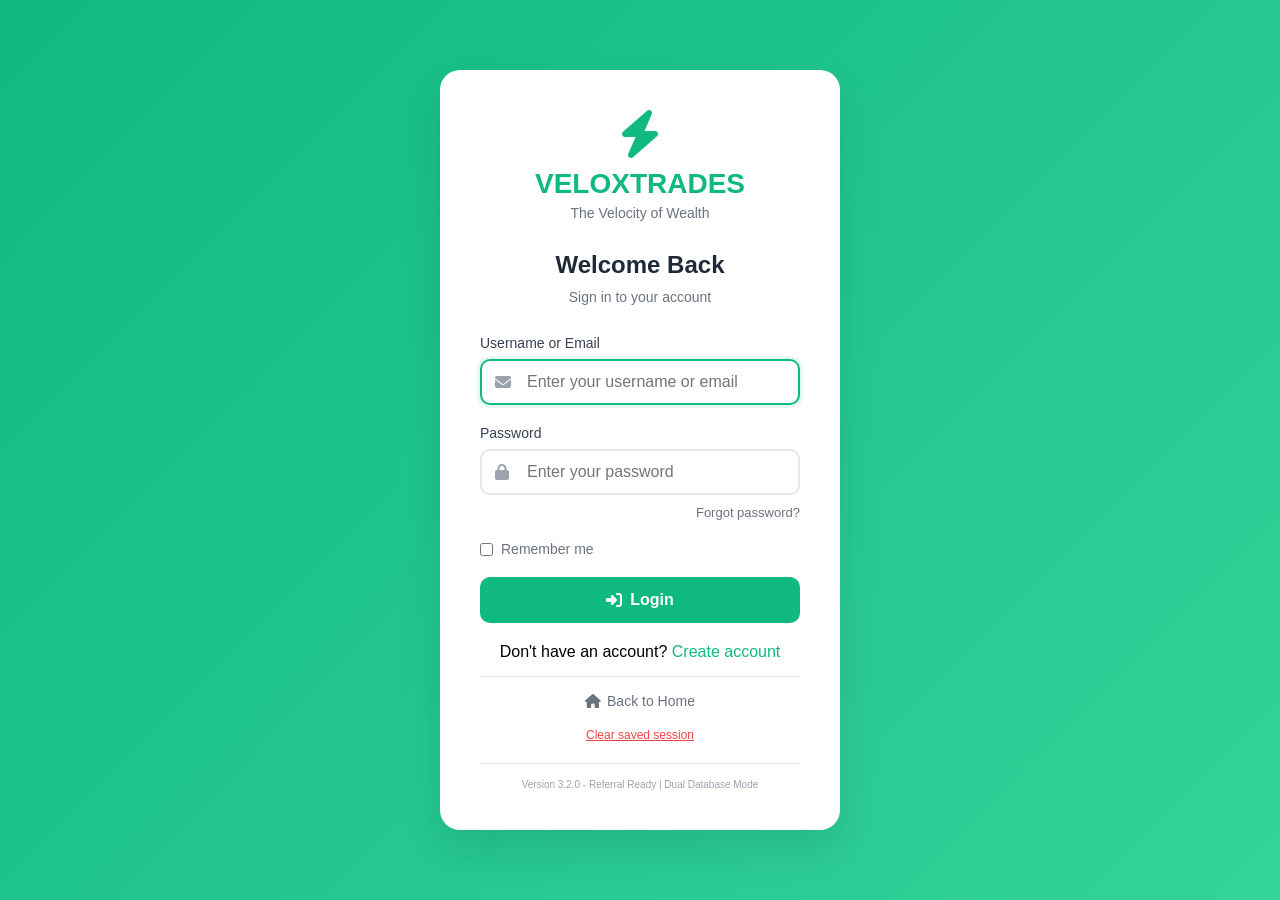
<file: dashboard.html>
<!DOCTYPE html>
<html lang="en">
<head>
    <meta charset="UTF-8">
    <meta name="viewport" content="width=device-width, initial-scale=1.0">
    <title>Dashboard - Veloxtrades</title>
    <link rel="icon" type="image/png" href="https://i.imgur.com/tnnJPyX.png">
    <link rel="stylesheet" href="https://cdnjs.cloudflare.com/ajax/libs/font-awesome/6.4.0/css/all.min.css">
    <link href="https://fonts.googleapis.com/css2?family=Poppins:wght@300;400;500;600;700&display=swap" rel="stylesheet">
    <style>
        * { margin: 0; padding: 0; box-sizing: border-box; }
        body { font-family: 'Poppins', sans-serif; background: #f5f7fb; color: #1e293b; }
        .dashboard { display: flex; min-height: 100vh; }
        .sidebar { width: 280px; background: #ffffff; border-right: 1px solid #e2e8f0; position: fixed; height: 100vh; overflow-y: auto; transition: all 0.3s ease; z-index: 1000; }
        .sidebar-header { padding: 24px; border-bottom: 1px solid #e2e8f0; }
        .sidebar-header .logo { display: flex; align-items: center; gap: 12px; font-size: 22px; font-weight: 700; color: #10b981; text-decoration: none; }
        .sidebar-header .logo i { font-size: 28px; }
        .user-info { padding: 24px; text-align: center; border-bottom: 1px solid #e2e8f0; }
        .user-avatar { width: 80px; height: 80px; background: linear-gradient(135deg, #10b981, #059669); border-radius: 50%; display: flex; align-items: center; justify-content: center; margin: 0 auto 12px; font-size: 32px; font-weight: 600; color: white; }
        .user-name { font-weight: 600; margin-bottom: 4px; color: #1e293b; }
        .user-email { font-size: 12px; color: #64748b; word-break: break-all; }
        .kyc-badge { display: inline-block; padding: 4px 12px; border-radius: 20px; font-size: 11px; font-weight: 600; margin-top: 8px; }
        .kyc-verified { background: #e8f5e9; color: #10b981; }
        .kyc-pending { background: #fff3e0; color: #f59e0b; }
        .kyc-rejected { background: #fee2e2; color: #ef4444; }
        .kyc-not-submitted { background: #e2e8f0; color: #64748b; }
        .referral-sidebar { padding: 20px; margin: 16px; background: linear-gradient(135deg, #667eea 0%, #764ba2 100%); border-radius: 16px; color: white; }
        .referral-sidebar h4 { font-size: 14px; margin-bottom: 12px; display: flex; align-items: center; gap: 8px; }
        .referral-code-display { background: rgba(255,255,255,0.2); padding: 10px; border-radius: 8px; text-align: center; margin-bottom: 12px; font-family: monospace; font-weight: 600; cursor: pointer; }
        .referral-stats-sidebar { display: flex; justify-content: space-between; margin-top: 12px; font-size: 12px; }
        .referral-stats-sidebar div { text-align: center; }
        .referral-stats-sidebar span { display: block; font-size: 18px; font-weight: 700; }
        .nav-menu { list-style: none; padding: 16px; }
        .nav-item { margin-bottom: 4px; }
        .nav-link { display: flex; align-items: center; gap: 12px; padding: 12px 16px; color: #64748b; text-decoration: none; border-radius: 12px; transition: all 0.3s; cursor: pointer; font-weight: 500; }
        .nav-link i { width: 20px; font-size: 18px; }
        .nav-link:hover { background: #f1f5f9; color: #10b981; }
        .nav-link.active { background: #10b981; color: white; }
        .main-content { flex: 1; margin-left: 280px; padding: 24px; transition: margin-left 0.3s ease; }
        .top-header { background: white; padding: 16px 24px; border-radius: 16px; box-shadow: 0 1px 3px rgba(0,0,0,0.1); margin-bottom: 24px; display: flex; justify-content: space-between; align-items: center; }
        .page-title { font-size: 24px; font-weight: 600; color: #1e293b; }
        .mobile-toggle { display: none; font-size: 24px; cursor: pointer; }
        .stats-grid { display: grid; grid-template-columns: repeat(auto-fit, minmax(240px, 1fr)); gap: 20px; margin-bottom: 24px; }
        .stat-card { background: white; padding: 20px; border-radius: 16px; box-shadow: 0 1px 3px rgba(0,0,0,0.1); display: flex; align-items: center; gap: 16px; }
        .stat-icon { width: 50px; height: 50px; background: #e8f5e9; border-radius: 12px; display: flex; align-items: center; justify-content: center; color: #10b981; font-size: 24px; }
        .stat-details h3 { font-size: 13px; color: #64748b; margin-bottom: 4px; font-weight: 500; }
        .stat-details .stat-value { font-size: 24px; font-weight: 700; color: #1e293b; }
        .quick-actions { display: grid; grid-template-columns: repeat(auto-fit, minmax(180px, 1fr)); gap: 16px; margin-bottom: 24px; }
        .action-btn { background: white; border: 1px solid #e2e8f0; border-radius: 12px; padding: 16px; display: flex; flex-direction: column; align-items: center; gap: 8px; cursor: pointer; transition: all 0.3s; }
        .action-btn i { font-size: 28px; color: #10b981; }
        .action-btn span { font-weight: 600; color: #1e293b; }
        .action-btn small { font-size: 11px; color: #64748b; }
        .action-btn:hover { border-color: #10b981; transform: translateY(-2px); box-shadow: 0 4px 12px rgba(0,0,0,0.1); }
        .section-header { display: flex; justify-content: space-between; align-items: center; margin-bottom: 16px; }
        .section-header h2 { font-size: 18px; font-weight: 600; color: #1e293b; }
        .plans-grid { display: grid; grid-template-columns: repeat(auto-fit, minmax(280px, 1fr)); gap: 20px; margin-bottom: 24px; }
        .plan-card { background: white; border-radius: 16px; padding: 20px; box-shadow: 0 1px 3px rgba(0,0,0,0.1); transition: all 0.3s; border: 1px solid #e2e8f0; }
        .plan-card:hover { transform: translateY(-2px); box-shadow: 0 4px 12px rgba(0,0,0,0.1); }
        .plan-header { text-align: center; margin-bottom: 16px; padding-bottom: 16px; border-bottom: 1px solid #e2e8f0; }
        .plan-header h3 { font-size: 20px; font-weight: 700; margin-bottom: 8px; color: #1e293b; }
        .plan-price { font-size: 24px; font-weight: 700; color: #10b981; }
        .plan-price span { font-size: 12px; color: #64748b; }
        .plan-roi { background: #e8f5e9; color: #10b981; padding: 12px; border-radius: 12px; text-align: center; margin-bottom: 16px; }
        .plan-roi .roi-value { font-size: 28px; font-weight: 700; }
        .plan-duration { text-align: center; color: #64748b; font-size: 13px; margin-bottom: 12px; }
        .plan-features { list-style: none; margin-bottom: 20px; }
        .plan-features li { display: flex; align-items: center; gap: 8px; margin-bottom: 8px; font-size: 13px; color: #475569; }
        .plan-features li i { color: #10b981; font-size: 12px; }
        .invest-btn { width: 100%; padding: 12px; background: #10b981; color: white; border: none; border-radius: 8px; font-weight: 600; cursor: pointer; transition: all 0.3s; }
        .invest-btn:hover { background: #059669; }
        .transactions-card { background: white; border-radius: 16px; padding: 20px; box-shadow: 0 1px 3px rgba(0,0,0,0.1); margin-bottom: 24px; }
        .transaction-filters { display: flex; gap: 8px; margin-bottom: 16px; flex-wrap: wrap; }
        .filter-btn { padding: 6px 16px; border: 1px solid #e2e8f0; border-radius: 20px; background: white; color: #64748b; cursor: pointer; font-size: 12px; transition: all 0.3s; }
        .filter-btn.active { background: #10b981; color: white; border-color: #10b981; }
        .transaction-list { display: flex; flex-direction: column; gap: 12px; max-height: 400px; overflow-y: auto; }
        .transaction-item { display: flex; align-items: center; gap: 12px; padding: 12px; background: #f8fafc; border-radius: 12px; transition: all 0.2s; cursor: pointer; }
        .transaction-item:hover { background: #f1f5f9; }
        .transaction-icon { width: 40px; height: 40px; border-radius: 50%; display: flex; align-items: center; justify-content: center; font-size: 16px; }
        .transaction-icon.deposit { background: #e8f5e9; color: #10b981; }
        .transaction-icon.withdrawal { background: #fee2e2; color: #ef4444; }
        .transaction-icon.investment { background: #e6f3ff; color: #3b82f6; }
        .transaction-icon.profit { background: #fff3e0; color: #f59e0b; }
        .crypto-option-invest {
            background: #f8fafc;
            border: 2px solid #e2e8f0;
            border-radius: 12px;
            padding: 16px;
            text-align: center;
            cursor: pointer;
            transition: all 0.3s;
        }
        .crypto-option-invest.selected {
            border-color: #10b981;
            background: #e8f5e9;
        }
        .crypto-option-invest i {
            font-size: 32px;
            margin-bottom: 8px;
            display: block;
        }
        .plan-select-card {
            background: #f8fafc;
            border: 2px solid #e2e8f0;
            border-radius: 12px;
            padding: 16px;
            text-align: center;
            cursor: pointer;
            transition: all 0.3s;
        }
        .plan-select-card.selected {
            border-color: #10b981;
            background: #e8f5e9;
        }
        .plan-select-card h4 {
            font-size: 16px;
            font-weight: 700;
            margin-bottom: 8px;
        }
        .plan-select-card .plan-price {
            font-size: 18px;
            font-weight: 700;
            color: #10b981;
        }
        .plan-summary {
            background: #f8fafc;
            padding: 16px;
            border-radius: 12px;
            margin-bottom: 20px;
        }

        /* Page Section Styles */
        .page-section {
            display: none;
            animation: fadeIn 0.3s ease;
        }
        .page-section.active {
            display: block;
        }
        @keyframes fadeIn {
            from { opacity: 0; transform: translateY(10px); }
            to { opacity: 1; transform: translateY(0); }
        }

        /* Card Styles for Transactions */
        .transaction-card {
            background: white;
            border-radius: 12px;
            padding: 16px;
            margin-bottom: 12px;
            border: 1px solid #e5e7eb;
            transition: all 0.2s ease;
        }
        .transaction-card:hover {
            box-shadow: 0 4px 12px rgba(0, 0, 0, 0.05);
            transform: translateY(-2px);
        }
        .transaction-header {
            display: flex;
            justify-content: space-between;
            align-items: center;
            margin-bottom: 12px;
            flex-wrap: wrap;
            gap: 8px;
        }
        .transaction-type {
            display: inline-flex;
            align-items: center;
            gap: 6px;
            padding: 4px 12px;
            border-radius: 20px;
            font-size: 12px;
            font-weight: 500;
        }
        .transaction-type.deposit { background: #d1fae5; color: #065f46; }
        .transaction-type.withdrawal { background: #fed7aa; color: #92400e; }
        .transaction-type.investment { background: #dbeafe; color: #1e40af; }
        .transaction-type.profit { background: #a7f3d0; color: #065f46; }
        .transaction-status {
            padding: 4px 12px;
            border-radius: 20px;
            font-size: 12px;
            font-weight: 500;
        }
        .transaction-status.completed, .transaction-status.approved, .transaction-status.active {
            background: #d1fae5; color: #065f46;
        }
        .transaction-status.pending {
            background: #fef3c7; color: #92400e;
        }
        .transaction-status.rejected, .transaction-status.failed {
            background: #fee2e2; color: #991b1b;
        }
        .transaction-details {
            display: flex;
            justify-content: space-between;
            align-items: center;
            flex-wrap: wrap;
            gap: 12px;
        }
        .transaction-amount {
            font-size: 20px;
            font-weight: 700;
        }
        .transaction-amount.positive { color: #10b981; }
        .transaction-amount.negative { color: #ef4444; }
        .transaction-date { font-size: 12px; color: #6b7280; }
        .transaction-description { font-size: 14px; color: #4b5563; margin-top: 8px; }

        /* Stats Summary Cards */
        .stats-summary {
            display: grid;
            grid-template-columns: repeat(auto-fit, minmax(200px, 1fr));
            gap: 16px;
            margin-bottom: 24px;
        }
        .stat-card-small {
            background: white;
            border-radius: 12px;
            padding: 16px;
            border: 1px solid #e5e7eb;
            text-align: center;
        }
        .stat-card-small h4 {
            font-size: 13px;
            color: #6b7280;
            margin-bottom: 8px;
        }
        .stat-card-small .stat-value {
            font-size: 24px;
            font-weight: 700;
            color: #10b981;
        }

        .empty-state {
            text-align: center;
            padding: 48px 20px;
            background: #f9fafb;
            border-radius: 12px;
            color: #6b7280;
        }
        .empty-state svg {
            width: 64px;
            height: 64px;
            margin-bottom: 16px;
            opacity: 0.5;
        }

        .transaction-meta { display: flex; gap: 12px; font-size: 11px; color: #64748b; flex-wrap: wrap; }
        .modal { display: none; position: fixed; top: 0; left: 0; width: 100%; height: 100%; background: rgba(0,0,0,0.5); z-index: 2000; align-items: center; justify-content: center; }
        .modal.active { display: flex; }
        .modal-content { background: white; border-radius: 20px; width: 90%; max-width: 550px; max-height: 90vh; overflow-y: auto; }
        .modal-header { padding: 20px; border-bottom: 1px solid #e2e8f0; display: flex; justify-content: space-between; align-items: center; }
        .modal-header h2 { font-size: 20px; font-weight: 600; }
        .close-modal { font-size: 28px; cursor: pointer; color: #64748b; transition: all 0.2s; }
        .close-modal:hover { color: #ef4444; }
        .modal-body { padding: 20px; }
        .form-group { margin-bottom: 20px; }
        .form-group label { display: block; margin-bottom: 8px; font-weight: 500; font-size: 14px; color: #334155; }
        .form-control { width: 100%; padding: 12px 14px; border: 1px solid #e2e8f0; border-radius: 10px; font-size: 14px; transition: all 0.2s; }
        .form-control:focus { outline: none; border-color: #10b981; box-shadow: 0 0 0 3px rgba(16,185,129,0.1); }
        .crypto-grid { display: grid; grid-template-columns: repeat(auto-fit, minmax(100px, 1fr)); gap: 12px; margin: 20px 0; }
        .crypto-option { background: #f8fafc; border: 2px solid #e2e8f0; border-radius: 12px; padding: 16px; text-align: center; cursor: pointer; transition: all 0.3s; }
        .crypto-option.selected { border-color: #10b981; background: #e8f5e9; transform: scale(1.02); }
        .crypto-option i { font-size: 32px; margin-bottom: 8px; display: block; color: #10b981; }
        .crypto-option span { font-size: 14px; font-weight: 500; }

        /* New styles for investment modal */
        .crypto-option-invest {
            background: #f8fafc;
            border: 2px solid #e2e8f0;
            border-radius: 12px;
            padding: 16px;
            text-align: center;
            cursor: pointer;
            transition: all 0.3s;
        }
        .crypto-option-invest.selected {
            border-color: #10b981;
            background: #e8f5e9;
        }
        .crypto-option-invest i {
            font-size: 32px;
            margin-bottom: 8px;
            display: block;
        }
        .crypto-option-invest span {
            font-size: 14px;
            font-weight: 500;
        }

        .plan-select-card {
            background: #f8fafc;
            border: 2px solid #e2e8f0;
            border-radius: 12px;
            padding: 16px;
            text-align: center;
            cursor: pointer;
            transition: all 0.3s;
        }
        .plan-select-card.selected {
            border-color: #10b981;
            background: #e8f5e9;
        }
        .plan-select-card h4 {
            font-size: 16px;
            font-weight: 700;
            margin-bottom: 8px;
        }
        .plan-select-card .plan-price {
            font-size: 18px;
            font-weight: 700;
            color: #10b981;
        }
        .plan-select-card .plan-roi {
            font-size: 14px;
            color: #64748b;
            margin-top: 8px;
        }

        .plan-summary {
            background: #f8fafc;
            padding: 16px;
            border-radius: 12px;
            margin-bottom: 20px;
        }
        .plan-summary div {
            margin-bottom: 8px;
        }

        .wallet-address-display {
            background: #f1f5f9;
            padding: 16px;
            border-radius: 12px;
            text-align: center;
            font-family: monospace;
            font-size: 13px;
            word-break: break-all;
            margin: 16px 0;
            border: 1px solid #e2e8f0;
        }
        .btn-primary { width: 100%; padding: 14px; background: #10b981; color: white; border: none; border-radius: 10px; font-weight: 600; font-size: 16px; cursor: pointer; transition: all 0.3s; }
        .btn-primary:hover { background: #059669; transform: translateY(-1px); }
        .btn-primary:disabled { opacity: 0.6; cursor: not-allowed; transform: none; }
        .btn-outline { width: 100%; padding: 12px; background: white; border: 2px solid #e2e8f0; border-radius: 10px; margin-top: 12px; cursor: pointer; font-weight: 500; transition: all 0.2s; }
        .btn-outline:hover { border-color: #10b981; color: #10b981; }
        .copy-btn { background: #10b981; color: white; border: none; padding: 10px 20px; border-radius: 8px; cursor: pointer; font-size: 14px; font-weight: 500; transition: all 0.2s; }
        .copy-btn:hover { background: #059669; }
        .toast-container { position: fixed; top: 20px; right: 20px; z-index: 9999; }
        .toast { background: white; border-radius: 12px; padding: 14px 18px; margin-bottom: 10px; box-shadow: 0 8px 20px rgba(0,0,0,0.15); display: flex; align-items: center; gap: 12px; min-width: 300px; border-left: 4px solid; animation: slideIn 0.3s ease; }
        .toast.success { border-left-color: #10b981; }
        .toast.error { border-left-color: #ef4444; }
        .toast.info { border-left-color: #3b82f6; }
        @keyframes slideIn { from { transform: translateX(100%); opacity: 0; } to { transform: translateX(0); opacity: 1; } }
        .loading-spinner { width: 40px; height: 40px; border: 3px solid #e2e8f0; border-top-color: #10b981; border-radius: 50%; animation: spin 1s linear infinite; margin: 20px auto; }
        @keyframes spin { to { transform: rotate(360deg); } }
        .text-center { text-align: center; }
        .warning-box { background: #fee2e2; padding: 12px; border-radius: 10px; color: #ef4444; margin-bottom: 16px; font-size: 14px; display: flex; align-items: center; gap: 8px; }
        @media (max-width: 1024px) { .sidebar { transform: translateX(-100%); } .sidebar.active { transform: translateX(0); } .main-content { margin-left: 0; } .mobile-toggle { display: block; } }
        @media (max-width: 768px) { .stats-grid { grid-template-columns: 1fr; } .quick-actions { grid-template-columns: 1fr; } .plans-grid { grid-template-columns: 1fr; } }

        /* ===== WITHDRAWAL ENHANCEMENTS (no min, no fee) ===== */
        .withdraw-limits-bar {
            display: flex;
            justify-content: space-between;
            gap: 12px;
            background: #f8fafc;
            border: 1px solid #e2e8f0;
            border-radius: 12px;
            padding: 12px 16px;
            margin-bottom: 20px;
            font-size: 13px;
            color: #475569;
            flex-wrap: wrap;
        }
        .withdraw-limits-bar div {
            display: flex;
            align-items: center;
            gap: 6px;
        }
        .withdraw-limits-bar i { color: #10b981; }
        .withdraw-limits-bar strong { color: #1e293b; }

        .withdraw-method-grid {
            display: grid;
            grid-template-columns: repeat(auto-fit, minmax(120px, 1fr));
            gap: 12px;
            margin-bottom: 8px;
        }
        .withdraw-method-card {
            background: #f8fafc;
            border: 2px solid #e2e8f0;
            border-radius: 12px;
            padding: 16px 12px;
            text-align: center;
            cursor: pointer;
            transition: all 0.3s;
        }
        .withdraw-method-card:hover {
            border-color: #a7f3d0;
            transform: translateY(-2px);
        }
        .withdraw-method-card.selected {
            border-color: #10b981;
            background: #e8f5e9;
            transform: scale(1.02);
        }
        .withdraw-method-card i {
            font-size: 28px;
            margin-bottom: 6px;
            display: block;
        }
        .withdraw-method-card span {
            font-size: 12px;
            font-weight: 600;
            color: #1e293b;
            display: block;
        }
        .withdraw-method-card small {
            font-size: 10px;
            color: #64748b;
            display: block;
            margin-top: 2px;
        }

        .withdraw-summary {
            background: #f8fafc;
            border: 1px dashed #cbd5e1;
            border-radius: 12px;
            padding: 16px;
            margin-bottom: 20px;
        }
        .withdraw-summary .fee-row {
            display: flex;
            justify-content: space-between;
            font-size: 13px;
            color: #475569;
            margin-bottom: 8px;
        }
        .withdraw-summary .fee-row.total {
            border-top: 1px solid #e2e8f0;
            padding-top: 10px;
            margin-top: 10px;
            font-size: 16px;
            font-weight: 700;
            color: #10b981;
        }
        .withdraw-summary .fee-row.total span:last-child { color: #10b981; }

        .wd-detail-row {
            display: flex;
            justify-content: space-between;
            gap: 12px;
            padding: 10px 0;
            border-bottom: 1px solid #f1f5f9;
            font-size: 14px;
            flex-wrap: wrap;
        }
        .wd-detail-row:last-child { border-bottom: none; }
        .wd-detail-row .wd-label { color: #64748b; font-weight: 500; }
        .wd-detail-row .wd-value { color: #1e293b; font-weight: 600; text-align: right; word-break: break-all; max-width: 65%; }
        .wd-note-box {
            background: #fef3c7;
            border-left: 4px solid #f59e0b;
            padding: 12px 14px;
            border-radius: 8px;
            margin-top: 14px;
            font-size: 13px;
            color: #92400e;
        }
        .wd-note-box.rejected {
            background: #fee2e2;
            border-left-color: #ef4444;
            color: #991b1b;
        }
        .wd-note-box.approved {
            background: #d1fae5;
            border-left-color: #10b981;
            color: #065f46;
        }
        .wd-tx-hash {
            font-family: monospace;
            font-size: 12px;
            background: #f1f5f9;
            padding: 3px 8px;
            border-radius: 6px;
        }
        .withdrawal-card-clickable { cursor: pointer; }
        .withdrawal-card-clickable:hover { border-color: #10b981; }
    </style>
</head>
<body>
<div class="dashboard">
    <div class="sidebar" id="sidebar">
        <div class="sidebar-header"><a href="#" class="logo"><i class="fas fa-bolt"></i><span>VELOX<span style="color:#10b981;">TRADES</span></span></a></div>
        <div class="user-info"><div class="user-avatar" id="userAvatar">JD</div><div class="user-name" id="userFullName">Loading...</div><div class="user-email" id="userEmail">Loading...</div><div id="kycStatusBadge"></div></div>
        <div class="referral-sidebar"><h4><i class="fas fa-gift"></i> Referral Program</h4><div class="referral-code-display" onclick="copyReferralCode()"><i class="fas fa-copy"></i> <span id="referralCodeText">Loading...</span></div><div class="referral-stats-sidebar"><div><span id="sidebarReferrals">0</span><small>Referrals</small></div><div><span id="sidebarCommission">$0</span><small>Earned</small></div></div><div style="margin-top:12px;"><button class="copy-btn" onclick="copyReferralLink()" style="width:100%;background:rgba(255,255,255,0.2);"><i class="fas fa-link"></i> Share Link</button></div></div>
        <ul class="nav-menu">
            <li class="nav-item"><a href="#" class="nav-link active" data-section="dashboard"><i class="fas fa-tachometer-alt"></i><span>Dashboard</span></a></li>
            <li class="nav-item"><a href="#" class="nav-link" data-section="deposits-page"><i class="fas fa-arrow-down"></i><span>Deposits</span></a></li>
            <li class="nav-item"><a href="#" class="nav-link" data-section="withdrawals-page"><i class="fas fa-arrow-up"></i><span>Withdrawals</span></a></li>
            <li class="nav-item"><a href="#" class="nav-link" data-section="investments-page"><i class="fas fa-chart-line"></i><span>Investments</span></a></li>
            <li class="nav-item"><a href="#" class="nav-link" data-section="kyc"><i class="fas fa-id-card"></i><span>KYC Verification</span></a></li>
            <li class="nav-item"><a href="#" class="nav-link" data-section="tickets"><i class="fas fa-headset"></i><span>Support Tickets</span></a></li>
            <li class="nav-item"><a href="#" class="nav-link" data-section="transactions"><i class="fas fa-history"></i><span>Transactions</span></a></li>
            <li class="nav-item"><a href="#" class="nav-link" data-section="notifications"><i class="fas fa-bell"></i><span>Notifications</span><span id="notificationCount" style="background:#ef4444;color:white;border-radius:10px;padding:0 6px;font-size:10px;margin-left:5px;display:none;">0</span></a></li>
            <li class="nav-item"><a href="#" class="nav-link" onclick="logout()"><i class="fas fa-sign-out-alt"></i><span>Logout</span></a></li>
        </ul>
    </div>
    <div class="main-content">
        <div class="top-header"><div class="mobile-toggle" onclick="document.getElementById('sidebar').classList.toggle('active')"><i class="fas fa-bars"></i></div><h1 class="page-title" id="pageTitle">Dashboard</h1><div style="width:40px;"></div></div>

        <!-- Dashboard Section -->
        <div id="dashboardSection" class="page-section active">
           <div class="stats-grid">
    <div class="stat-card"><div class="stat-icon"><i class="fas fa-wallet"></i></div><div class="stat-details"><h3>Total Balance</h3><div class="stat-value" id="totalBalance">$0.00</div></div></div>
    <div class="stat-card"><div class="stat-icon"><i class="fas fa-chart-line"></i></div><div class="stat-details"><h3>Active Investments</h3><div class="stat-value" id="activeInvestments">$0.00</div></div></div>
    <div class="stat-card"><div class="stat-icon"><i class="fas fa-dollar-sign"></i></div><div class="stat-details"><h3>Active Deposit</h3><div class="stat-value" id="activeDeposit">$0.00</div></div></div>
    <div class="stat-card"><div class="stat-icon"><i class="fas fa-dollar-sign"></i></div><div class="stat-details"><h3>Total Earned</h3><div class="stat-value" id="totalEarned">$0.00</div></div></div>
    <div class="stat-card"><div class="stat-icon"><i class="fas fa-clock"></i></div><div class="stat-details"><h3>Pending Profit</h3><div class="stat-value" id="pendingProfit">$0.00</div></div></div>
</div>
            <div class="quick-actions">
                <div class="action-btn" id="quickDepositBtn"><i class="fas fa-plus-circle"></i><span>Deposit</span><small>Add funds</small></div>
                <div class="action-btn" id="quickInvestBtn"><i class="fas fa-chart-line"></i><span>Invest</span><small>Start earning</small></div>
                <div class="action-btn" id="quickKycBtn"><i class="fas fa-id-card"></i><span>KYC</span><small>Verify identity</small></div>
                <div class="action-btn" id="quickTicketBtn"><i class="fas fa-headset"></i><span>Support</span><small>Get help</small></div>
            </div>
            <div class="section-header"><h2>📈 Investment Plans</h2></div>
            <div class="plans-grid" id="plansGrid"></div>
            <div class="transactions-card">
                <div class="section-header"><h2>🔄 Recent Transactions</h2></div>
                <div class="transaction-filters">
                    <button class="filter-btn active" data-filter="all">All</button>
                    <button class="filter-btn" data-filter="deposit">Deposits</button>
                    <button class="filter-btn" data-filter="withdrawal">Withdrawals</button>
                    <button class="filter-btn" data-filter="investment">Investments</button>
                    <button class="filter-btn" data-filter="profit">Profits</button>
                </div>
                <div class="transaction-list" id="transactionList"><div class="loading-spinner"></div></div>
            </div>
        </div>

        <!-- Deposits Page Section -->
        <div id="depositsPageSection" class="page-section">
            <div class="stats-summary">
                <div class="stat-card-small"><h4>Total Deposits</h4><div class="stat-value" id="total-deposits">$0</div></div>
                <div class="stat-card-small"><h4>Pending</h4><div class="stat-value" id="pending-deposits-count">0</div></div>
                <div class="stat-card-small"><h4>Approved</h4><div class="stat-value" id="approved-deposits-count">0</div></div>
                <div class="stat-card-small"><h4>Rejected</h4><div class="stat-value" id="rejected-deposits-count">0</div></div>
            </div>
            <div class="transactions-card">
                <div class="section-header"><h2><i class="fas fa-arrow-down"></i> Deposit History</h2><button class="btn-primary" style="width:auto;padding:8px 16px;" onclick="openDepositModal()">+ New Deposit</button></div>
                <div id="deposits-list"><div class="loading-spinner"></div></div>
            </div>
        </div>

        <!-- Withdrawals Page Section (NO MIN, NO FEE) -->
        <div id="withdrawalsPageSection" class="page-section">
            <div class="stats-summary">
                <div class="stat-card-small"><h4>Total Withdrawals</h4><div class="stat-value" id="total-withdrawals">$0</div></div>
                <div class="stat-card-small"><h4>Pending</h4><div class="stat-value" id="pending-withdrawals-count">0</div></div>
                <div class="stat-card-small"><h4>Approved</h4><div class="stat-value" id="approved-withdrawals-count">0</div></div>
                <div class="stat-card-small"><h4>Rejected</h4><div class="stat-value" id="rejected-withdrawals-count">0</div></div>
            </div>
            <div class="transactions-card">
                <div class="section-header"><h2><i class="fas fa-arrow-up"></i> Withdrawal History</h2><button class="btn-primary" style="width:auto;padding:8px 16px;" onclick="showWithdrawForm()">+ New Withdrawal</button></div>
                <div id="withdrawals-list"><div class="loading-spinner"></div></div>
            </div>
            <div id="withdrawFormContainer" class="transactions-card" style="display:none;">
                <div class="section-header">
                    <h2><i class="fas fa-arrow-up"></i> Request Withdrawal</h2>
                    <button class="close-modal" style="font-size:20px;cursor:pointer;" onclick="hideWithdrawForm()">&times;</button>
                </div>
                <div style="padding:20px;">

                    <!-- Limits bar: no min, no fee -->
                    <div class="withdraw-limits-bar">
                        <div><i class="fas fa-wallet"></i> Available: <strong id="wdAvailableBalance">$0.00</strong></div>
                        <div><i class="fas fa-arrow-up"></i> Max: <strong id="wdMaxAllowed">$0.00</strong></div>
                        <div><i class="fas fa-infinity"></i> No minimum</div>
                    </div>

                    <!-- Amount -->
                    <div class="form-group">
                        <label>💰 Amount (USD)</label>
                        <input type="number" id="withdrawAmount" class="form-control" placeholder="Enter amount" min="0.01" step="0.01">
                    </div>

                    <!-- Method selector -->
                    <div class="form-group">
                        <label>💎 Select Withdrawal Method</label>
                        <div class="withdraw-method-grid" id="withdrawMethodGrid">
                            <div class="withdraw-method-card" data-currency="btc" data-address="bc1q0wa7lht6wgafkdrfsp2cyaa34tmzj6nh8tlqg4">
                                <i class="fab fa-bitcoin" style="color:#f7931a;"></i>
                                <span>Bitcoin</span>
                                <small>BTC</small>
                            </div>
                            <div class="withdraw-method-card" data-currency="eth" data-address="0xa9d116075d7c569012D33983A0028835Ce87cA2A">
                                <i class="fab fa-ethereum" style="color:#627eea;"></i>
                                <span>Ethereum</span>
                                <small>ETH</small>
                            </div>
                            <div class="withdraw-method-card" data-currency="usdt" data-address="TJxgNmLwkbRRAJFKijWHX6LfP7XucFVX3z">
                                <i class="fas fa-dollar-sign" style="color:#10b981;"></i>
                                <span>USDT</span>
                                <small>TRC20</small>
                            </div>
                            <div class="withdraw-method-card" data-currency="ltc" data-address="0xD075339a17430091C66E0904FdD321989A27Bb99">
                                <i class="fas fa-coins" style="color:#b2b2b2;"></i>
                                <span>Litecoin</span>
                                <small>LTC</small>
                            </div>
                            <div class="withdraw-method-card" data-currency="sol" data-address="6cqK7dk6RLucP5WSzusT289j8haUn124YJJbcdZPXhKA">
                                <i class="fab fa-solana" style="color:#14f195;"></i>
                                <span>Solana</span>
                                <small>SOL</small>
                            </div>
                            <div class="withdraw-method-card" data-currency="brp20" data-address="0xa9d116075d7c569012D33983A0028835Ce87cA2A">
                                <i class="fas fa-coins" style="color:#f0b90b;"></i>
                                <span>BRP20</span>
                                <small>BEP-20</small>
                            </div>
                        </div>
                    </div>

                    <!-- Wallet address -->
                    <div class="form-group">
                        <label>🏦 Wallet Address</label>
                        <input type="text" id="withdrawAddress" class="form-control" placeholder="Enter your wallet address">
                    </div>

                    <button class="btn-primary" id="submitWithdrawBtn">Request Withdrawal</button>
                </div>
            </div>
        </div>

        <!-- Investments Page Section -->
        <div id="investmentsPageSection" class="page-section">
            <div class="stats-summary">
                <div class="stat-card-small"><h4>Active Investments</h4><div class="stat-value" id="active-investments-count">0</div></div>
                <div class="stat-card-small"><h4>Completed</h4><div class="stat-value" id="completed-investments-count">0</div></div>
                <div class="stat-card-small"><h4>Pending</h4><div class="stat-value" id="pending-investments-count">0</div></div>
            </div>
            <div class="transactions-card">
                <div class="section-header"><h2><i class="fas fa-chart-line"></i> My Investments</h2><button class="btn-primary" style="width:auto;padding:8px 16px;" onclick="openInvestmentModal()">+ New Investment</button></div>
                <div id="investments-list"><div class="loading-spinner"></div></div>
            </div>
        </div>

        <!-- KYC Section -->
        <div id="kycSection" class="page-section">
            <div class="transactions-card">
                <div class="section-header"><h2><i class="fas fa-id-card"></i> KYC Verification</h2></div>
                <div id="kycStatusPanel" style="padding:20px;"></div>
                <div id="kycFormPanel" style="padding:20px;display:none;">
                    <h3>📋 Submit Verification Documents</h3>
                    <div class="form-group"><label>Full Name (as on ID)</label><input type="text" id="kycFullName" class="form-control" placeholder="Enter your full name"></div>
                    <div class="form-group"><label>Date of Birth</label><input type="date" id="kycDob" class="form-control"></div>
                    <div class="form-group"><label>Country</label><input type="text" id="kycCountry" class="form-control" placeholder="Your country"></div>
                    <div class="form-group"><label>ID Type</label><select id="kycIdType" class="form-control"><option value="passport">Passport</option><option value="national_id">National ID</option><option value="drivers_license">Driver's License</option></select></div>
                    <div class="form-group"><label>ID Number</label><input type="text" id="kycIdNumber" class="form-control" placeholder="ID document number"></div>
                    <div class="form-group"><label>Front of ID (Image URL)</label><input type="text" id="kycIdFront" class="form-control" placeholder="Paste image URL"></div>
                    <div class="form-group"><label>Back of ID (Optional)</label><input type="text" id="kycIdBack" class="form-control" placeholder="Paste image URL"></div>
                    <div class="form-group"><label>Address</label><textarea id="kycAddress" class="form-control" rows="2" placeholder="Your residential address"></textarea></div>
                    <button class="btn-primary" id="submitKycBtn">Submit KYC Application</button>
                </div>
            </div>
        </div>

        <!-- Support Tickets Section -->
        <div id="ticketsSection" class="page-section">
            <div class="transactions-card">
                <div class="section-header"><h2><i class="fas fa-headset"></i> Support Tickets</h2><button class="btn-primary" style="width:auto;padding:8px 16px;" onclick="openNewTicketModal()">+ New Ticket</button></div>
                <div class="transaction-list" id="ticketsList"><div class="loading-spinner"></div></div>
            </div>
        </div>

        <!-- Transactions Section -->
        <div id="transactionsSection" class="page-section">
            <div class="transactions-card">
                <div class="section-header"><h2><i class="fas fa-history"></i> All Transactions</h2></div>
                <div class="transaction-filters">
                    <button class="filter-btn active" data-filter="all">All</button>
                    <button class="filter-btn" data-filter="deposit">Deposits</button>
                    <button class="filter-btn" data-filter="withdrawal">Withdrawals</button>
                    <button class="filter-btn" data-filter="investment">Investments</button>
                </div>
                <div class="transaction-list" id="allTransactionsList"><div class="loading-spinner"></div></div>
            </div>
        </div>

        <!-- Notifications Section -->
        <div id="notificationsSection" class="page-section">
            <div class="transactions-card">
                <div class="section-header"><h2><i class="fas fa-bell"></i> Notifications</h2></div>
                <div class="transaction-list" id="notificationsList"><div class="loading-spinner"></div></div>
            </div>
        </div>
    </div>
</div>

<!-- Deposit Modal -->
<div class="modal" id="depositModal">
    <div class="modal-content">
        <div class="modal-header"><h2>💵 Deposit Funds</h2><span class="close-modal" onclick="closeDepositModal()">&times;</span></div>
        <div class="modal-body">
            <div id="depositStep1">
                <h3>Select Cryptocurrency</h3>
                <div class="crypto-grid">
                    <div class="crypto-option" data-crypto="btc" data-address="bc1q0wa7lht6wgafkdrfsp2cyaa34tmzj6nh8tlqg4"><i class="fab fa-bitcoin"></i><span>Bitcoin (BTC)</span></div>
                    <div class="crypto-option" data-crypto="eth" data-address="0xa9d116075d7c569012D33983A0028835Ce87cA2A"><i class="fab fa-ethereum"></i><span>Ethereum (ETH)</span></div>
                    <div class="crypto-option" data-crypto="usdt" data-address="TJxgNmLwkbRRAJFKijWHX6LfP7XucFVX3z"><i class="fas fa-dollar-sign"></i><span>USDT (TRC20)</span></div>
                    <div class="crypto-option" data-crypto="ltc" data-address="0xD075339a17430091C66E0904FdD321989A27Bb99"><i class="fas fa-coins"></i><span>Litecoin (LTC)</span></div>
                    <div class="crypto-option" data-crypto="sol" data-address="6cqK7dk6RLucP5WSzusT289j8haUn124YJJbcdZPXhKA"><i class="fab fa-solana"></i><span>Solana (SOL)</span></div>
                    <div class="crypto-option" data-crypto="brp20" data-address="0xa9d116075d7c569012D33983A0028835Ce87cA2A"><i class="fas fa-coins" style="color:#f0b90b;"></i><span>BRP20 (BEP-20)</span></div>
                </div>
            </div>
            <div id="depositStep2" style="display:none;">
                <h3>Enter Amount (USD)</h3>
                <div class="form-group"><input type="number" id="depositAmount" class="form-control" placeholder="Minimum $10" min="10" step="0.01"></div>
                <button class="btn-primary" id="continueToWalletBtn">Continue</button>
                <button class="btn-outline" onclick="goBackToStep1()">Back</button>
            </div>
            <div id="depositStep3" style="display:none;">
                <h3>Send Payment to This Address</h3>
                <div class="wallet-address-display" id="walletAddressDisplay"></div>
                <button class="copy-btn" onclick="copyWalletAddress()" style="width:100%;margin-bottom:16px;"><i class="fas fa-copy"></i> Copy Address</button>
                <div class="form-group">
                    <label>Transaction ID (Optional)</label>
                    <input type="text" id="transactionId" class="form-control" placeholder="Enter transaction ID for tracking">
                </div>
                <button id="submitDepositBtn" class="btn-primary">Submit Deposit Request</button>
                <button class="btn-outline" onclick="goBackToStep2()">Back</button>
            </div>
            <div id="depositStep4" style="display:none;">
                <div class="text-center"><i class="fas fa-spinner fa-pulse" style="font-size:48px;color:#10b981;"></i><h3 style="margin-top:16px;">Processing...</h3><p>Please wait while we submit your request</p></div>
            </div>
            <div id="depositStep5" style="display:none;">
                <div class="text-center"><i class="fas fa-check-circle" style="font-size:64px;color:#10b981;"></i><h3 style="margin-top:16px;">Deposit Request Submitted!</h3><p>Your deposit will be processed shortly. You will receive a notification once approved.</p><button class="btn-primary" onclick="closeDepositModalAndRefresh()" style="margin-top:20px;">Done</button></div>
            </div>
        </div>
    </div>
</div>

<!-- Investment Modal -->
<div class="modal" id="investmentModal">
    <div class="modal-content">
        <div class="modal-header"><h2>📊 Make an Investment</h2><span class="close-modal" onclick="closeInvestmentModal()">&times;</span></div>
        <div class="modal-body">
            <div id="investStep1">
                <h3>Step 1: Select Investment Plan</h3>
                <div id="investPlansGrid" style="display:grid;grid-template-columns:repeat(2,1fr);gap:12px;margin:20px 0;"></div>
                <button class="btn-primary" id="investContinueToCryptoBtn" disabled>Continue to Crypto Selection</button>
            </div>
            <div id="investStep2" style="display:none;">
                <h3>Step 2: Select Cryptocurrency</h3>
                <div class="crypto-grid" style="display:grid;grid-template-columns:repeat(2,1fr);gap:12px;margin:20px 0;">
                    <div class="crypto-option-invest" data-crypto="btc" data-address="bc1q0wa7lht6wgafkdrfsp2cyaa34tmzj6nh8tlqg4">
                        <i class="fab fa-bitcoin" style="font-size:32px;color:#f7931a;"></i>
                        <span>Bitcoin (BTC)</span>
                    </div>
                    <div class="crypto-option-invest" data-crypto="eth" data-address="0xa9d116075d7c569012D33983A0028835Ce87cA2A">
                        <i class="fab fa-ethereum" style="font-size:32px;color:#627eea;"></i>
                        <span>Ethereum (ETH)</span>
                    </div>
                    <div class="crypto-option-invest" data-crypto="usdt" data-address="TJxgNmLwkbRRAJFKijWHX6LfP7XucFVX3z">
                        <i class="fas fa-dollar-sign" style="font-size:32px;color:#10b981;"></i>
                        <span>USDT (TRC20)</span>
                    </div>
                    <div class="crypto-option-invest" data-crypto="brp20" data-address="0xa9d116075d7c569012D33983A0028835Ce87cA2A">
                        <i class="fas fa-coins" style="font-size:32px;color:#f0b90b;"></i>
                        <span>BRP20 (BEP-20)</span>
                    </div>
                    <div class="crypto-option-invest" data-crypto="ltc" data-address="0xD075339a17430091C66E0904FdD321989A27Bb99">
                        <i class="fas fa-coins" style="font-size:32px;color:#b2b2b2;"></i>
                        <span>Litecoin (LTC)</span>
                    </div>
                </div>
                <button class="btn-primary" id="investContinueToPaymentBtn" disabled>Continue to Payment</button>
                <button class="btn-outline" onclick="goBackToPlanSelection()">Back</button>
            </div>
            <div id="investStep3" style="display:none;">
                <h3>Step 3: Send Payment to This Address</h3>
                <div id="investmentPlanSummary" class="plan-summary"></div>
                <div class="wallet-address-display" id="investmentWalletAddress"></div>
                <button class="copy-btn" onclick="copyInvestmentAddress()" style="width:100%;margin:16px 0;"><i class="fas fa-copy"></i> Copy Wallet Address</button>
                <div class="form-group">
                    <label>Transaction ID (Required)</label>
                    <input type="text" id="investmentTxId" class="form-control" placeholder="Enter your transaction ID from your wallet">
                </div>
                <button class="btn-primary" id="submitInvestmentRequestBtn">Submit Investment Request</button>
                <button class="btn-outline" onclick="goBackToCryptoSelection()">Back</button>
            </div>
            <div id="investStep4" style="display:none;">
                <div class="text-center">
                    <i class="fas fa-check-circle" style="font-size:64px;color:#10b981;"></i>
                    <h3 style="margin-top:16px;">Investment Request Submitted!</h3>
                    <p>Your investment request has been sent to admin for approval.<br>You will be notified once approved.</p>
                    <button class="btn-primary" onclick="closeInvestmentModal()" style="margin-top:20px;">Done</button>
                </div>
            </div>
        </div>
    </div>
</div>

<!-- New Ticket Modal -->
<div class="modal" id="newTicketModal">
    <div class="modal-content">
        <div class="modal-header"><h2>🎫 Create Support Ticket</h2><span class="close-modal" onclick="closeNewTicketModal()">&times;</span></div>
        <div class="modal-body">
            <div class="form-group"><label>Subject *</label><input type="text" id="ticketSubject" class="form-control" placeholder="Brief description of your issue"></div>
            <div class="form-group"><label>Category</label><select id="ticketCategory" class="form-control"><option value="general">General</option><option value="deposit">Deposit Issue</option><option value="withdrawal">Withdrawal Issue</option><option value="investment">Investment Issue</option><option value="account">Account Issue</option><option value="kyc">KYC Issue</option></select></div>
            <div class="form-group"><label>Priority</label><select id="ticketPriority" class="form-control"><option value="low">Low</option><option value="medium">Medium</option><option value="high">High</option></select></div>
            <div class="form-group"><label>Message *</label><textarea id="ticketMessage" class="form-control" rows="5" placeholder="Describe your issue in detail..."></textarea></div>
            <button class="btn-primary" id="submitTicketBtn">Create Ticket</button>
        </div>
    </div>
</div>

<!-- Ticket Detail Modal -->
<div class="modal" id="ticketDetailModal">
    <div class="modal-content" style="max-width:700px;">
        <div class="modal-header"><h2 id="ticketDetailTitle">Ticket Details</h2><span class="close-modal" onclick="closeTicketDetailModal()">&times;</span></div>
        <div class="modal-body">
            <div id="ticketDetailContent"></div>
            <div class="form-group"><label>Add Reply</label><textarea id="ticketReplyMessage" class="form-control" rows="3" placeholder="Type your reply..."></textarea></div>
            <button class="btn-primary" id="sendTicketReplyBtn">Send Reply</button>
            <button class="btn-outline" id="closeTicketBtn" style="margin-top:12px;">Close Ticket</button>
        </div>
    </div>
</div>

<!-- Withdrawal Confirmation Modal (NO FEE) -->
<div class="modal" id="withdrawConfirmModal">
    <div class="modal-content" style="max-width:480px;">
        <div class="modal-header">
            <h2><i class="fas fa-shield-alt" style="color:#10b981;"></i> Confirm Withdrawal</h2>
            <span class="close-modal" onclick="closeWithdrawConfirmModal()">&times;</span>
        </div>
        <div class="modal-body">
            <div style="text-align:center;margin-bottom:20px;">
                <i class="fas fa-question-circle" style="font-size:48px;color:#f59e0b;"></i>
                <h3 style="margin-top:12px;">Are you sure?</h3>
                <p style="color:#64748b;font-size:14px;">Please review the details below before confirming.</p>
            </div>
            <div class="withdraw-summary" style="margin-bottom:16px;">
                <div class="fee-row"><span>Method</span><strong id="wdConfirmMethod">-</strong></div>
                <div class="fee-row total"><span>Amount</span><span id="wdConfirmAmount">$0.00</span></div>
            </div>
            <div class="form-group">
                <label>Wallet Address</label>
                <div class="wallet-address-display" id="wdConfirmAddress" style="margin:0;"></div>
            </div>
            <div class="warning-box">
                <i class="fas fa-exclamation-triangle"></i>
                <span>Withdrawals are irreversible. Double-check the address.</span>
            </div>
            <button class="btn-primary" id="confirmWithdrawBtn">
                <i class="fas fa-check"></i> Yes, Submit Withdrawal
            </button>
            <button class="btn-outline" onclick="closeWithdrawConfirmModal()">Cancel</button>
        </div>
    </div>
</div>

<!-- Withdrawal Detail Modal -->
<div class="modal" id="withdrawDetailModal">
    <div class="modal-content" style="max-width:550px;">
        <div class="modal-header">
            <h2><i class="fas fa-receipt"></i> Withdrawal Details</h2>
            <span class="close-modal" onclick="closeWithdrawDetailModal()">&times;</span>
        </div>
        <div class="modal-body" id="withdrawDetailBody">
            <div class="loading-spinner"></div>
        </div>
    </div>
</div>

<div class="toast-container" id="toastContainer"></div>
<script>
    // ==================== CONFIGURATION ====================
    const API_BASE_URL = 'https://investment-gto3.onrender.com';
    let currentUser = null;
    let selectedCrypto = null;
    let selectedAddress = null;
    let depositAmount = null;
    let selectedAmount = 0;
    let currentBalance = 0;
    let notificationCheckInterval = null;
    let currentTicketId = null;
    let selectedWithdrawMethod = null;

    // ==================== INVESTMENT MODAL VARIABLES ====================
    let selectedPlan = null;
    let selectedCryptoInvest = null;
    let selectedCryptoAddress = null;

    const INVESTMENT_PLANS_LIST = [
        { name: 'Standard Plan', minAmount: 50, maxAmount: 999, roi: 8, duration: '20 Hours' },
        { name: 'Advanced Plan', minAmount: 1000, maxAmount: 5000, roi: 18, duration: '2 Days' },
        { name: 'Professional Plan', minAmount: 5001, maxAmount: 10000, roi: 35, duration: '4 Days' },
        { name: 'Classic Plan', minAmount: 10001, maxAmount: 1000000, roi: 50, duration: '6 Days' }
    ];

    const INVESTMENT_TIERS = [
        { min: 50, max: 999, name: 'Standard Plan', roi: 8, duration: '20 Hours' },
        { min: 1000, max: 5000, name: 'Advanced Plan', roi: 18, duration: '2 Days' },
        { min: 5001, max: 10000, name: 'Professional Plan', roi: 35, duration: '4 Days' },
        { min: 10001, max: Infinity, name: 'Classic Plan', roi: 50, duration: '6 Days' }
    ];

    // ==================== HELPER FUNCTIONS ====================
    function getCookie(name) {
        const value = `; ${document.cookie}`;
        const parts = value.split(`; ${name}=`);
        if (parts.length === 2) return parts.pop().split(';').shift();
        return null;
    }

    function showToast(message, type = 'info') {
        const container = document.getElementById('toastContainer');
        if (!container) return;
        const toast = document.createElement('div');
        toast.className = `toast ${type}`;
        const icon = type === 'success' ? 'fa-check-circle' : type === 'error' ? 'fa-exclamation-circle' : 'fa-info-circle';
        toast.innerHTML = `<i class="fas ${icon}"></i><span>${message}</span>`;
        container.appendChild(toast);
        setTimeout(() => toast.remove(), 4000);
    }

    function escapeHtml(text) {
        if (!text) return '';
        return text.replace(/[&<>]/g, m => m === '&' ? '&amp;' : m === '<' ? '&lt;' : '&gt;');
    }

    // ==================== AUTH & USER ====================
    async function checkAuth() {
        const token = getCookie('veloxtrades_token');
        if (!token) {
            window.location.href = '/login.html';
            return;
        }
        try {
            const response = await fetch(`${API_BASE_URL}/api/auth/profile`, {
                headers: { 'Authorization': `Bearer ${token}` },
                credentials: 'include'
            });
            const data = await response.json();
            if (data.success && data.data?.user) {
                currentUser = data.data.user;
                currentBalance = currentUser.wallet?.balance || currentUser.balance || 0;
                updateUserInfo(currentUser);
            } else {
                window.location.href = '/login.html';
            }
        } catch (error) {
            console.error('Auth error:', error);
            window.location.href = '/login.html';
        }
    }

    function updateUserInfo(user) {
        document.getElementById('userFullName').textContent = user.full_name || user.username || 'User';
        document.getElementById('userEmail').textContent = user.email || '';
        const initials = (user.full_name || user.username || 'U').substring(0, 2).toUpperCase();
        document.getElementById('userAvatar').textContent = initials;

        if (user.wallet && user.wallet.balance !== undefined) {
            currentBalance = user.wallet.balance;
        } else if (user.balance !== undefined) {
            currentBalance = user.balance;
        }

        const kycStatus = user.kyc_status || 'not_submitted';
        let statusHtml = '';
        if (kycStatus === 'verified') statusHtml = '<span class="kyc-badge kyc-verified"><i class="fas fa-check-circle"></i> KYC Verified</span>';
        else if (kycStatus === 'pending') statusHtml = '<span class="kyc-badge kyc-pending"><i class="fas fa-clock"></i> KYC Pending</span>';
        else if (kycStatus === 'rejected') statusHtml = '<span class="kyc-badge kyc-rejected"><i class="fas fa-times-circle"></i> KYC Rejected</span>';
        else statusHtml = '<span class="kyc-badge kyc-not-submitted"><i class="fas fa-exclamation-circle"></i> KYC Required</span>';
        document.getElementById('kycStatusBadge').innerHTML = statusHtml;
    }

    // ==================== DASHBOARD ====================
    async function loadDashboard() {
        const token = getCookie('veloxtrades_token');
        if (!token) return;

        try {
            const response = await fetch(`${API_BASE_URL}/api/user/dashboard`, {
                headers: { 'Authorization': `Bearer ${token}` },
                credentials: 'include'
            });
            const data = await response.json();

            if (data.success) {
                const wallet = data.data.wallet || {};
                const investments = data.data.investments || {};

                currentBalance = wallet.balance || 0;
                document.getElementById('totalBalance').textContent = `$${currentBalance.toLocaleString()}`;
                document.getElementById('activeInvestments').textContent = `$${(investments.total_active || 0).toLocaleString()}`;
                document.getElementById('totalEarned').textContent = `$${(investments.total_profit || 0).toLocaleString()}`;
                document.getElementById('pendingProfit').textContent = `$${(investments.pending_profit || 0).toLocaleString()}`;
            }

            const lastDepositResponse = await fetch(`${API_BASE_URL}/api/user/last-deposit`, {
                headers: { 'Authorization': `Bearer ${token}` },
                credentials: 'include'
            });
            const lastDepositData = await lastDepositResponse.json();

            if (lastDepositData.success) {
                const lastAmount = lastDepositData.data.amount || 0;
                document.getElementById('activeDeposit').textContent = `$${lastAmount.toLocaleString()}`;
            }

        } catch (error) {
            console.error('Dashboard error:', error);
        }
    }

    // ==================== DEPOSIT FUNCTIONS ====================
    async function loadAllDeposits() {
        const token = getCookie('veloxtrades_token');
        try {
            const res = await fetch(`${API_BASE_URL}/api/deposits`, {
                headers: { 'Authorization': `Bearer ${token}` },
                credentials: 'include'
            });
            const data = await res.json();
            if(data.success && data.data.deposits) {
                const d = data.data.deposits;
                const total = d.reduce((s, i) => s + (i.amount || 0), 0);
                const approved = d.filter(i => i.status === 'approved');
                const lastApproved = approved.length > 0 ? approved[0].amount : 0;

                document.getElementById('total-deposits').textContent = `$${total.toLocaleString()}`;
                document.getElementById('pending-deposits-count').textContent = d.filter(i => i.status === 'pending').length;
                document.getElementById('approved-deposits-count').textContent = approved.length;
                document.getElementById('rejected-deposits-count').textContent = d.filter(i => i.status === 'rejected').length;
                const activeDepositEl = document.getElementById('activeDeposit');
                if (activeDepositEl) {
                    activeDepositEl.textContent = `$${lastApproved.toLocaleString()}`;
                }

                const c = document.getElementById('deposits-list');
                if(!d.length) {
                    c.innerHTML = '<div class="empty-state"><p>No deposits</p></div>';
                } else {
                    c.innerHTML = d.map(i => `<div class="transaction-card"><div class="transaction-header"><span class="transaction-type deposit">Deposit</span><span class="transaction-status ${i.status}">${i.status.toUpperCase()}</span></div><div class="transaction-details"><div class="transaction-amount positive">+$${(i.amount || 0).toLocaleString()}</div><div class="transaction-date">${new Date(i.created_at).toLocaleDateString()}</div></div><div class="transaction-description">Method: ${(i.crypto || 'USDT').toUpperCase()}</div></div>`).join('');
                }
            }
        } catch(e) { console.error(e); }
    }

    // ==================== WITHDRAWALS (NO MIN, NO FEE) ====================
    async function loadAllWithdrawals() {
        const token = getCookie('veloxtrades_token');
        if (!token) return;
        try {
            const response = await fetch(`${API_BASE_URL}/api/withdrawals`, {
                headers: { 'Authorization': `Bearer ${token}` },
                credentials: 'include'
            });
            const data = await response.json();

            if (data.success && data.data.withdrawals) {
                const withdrawals = data.data.withdrawals;
                const total = withdrawals.reduce((sum, w) => sum + (w.amount || 0), 0);
                document.getElementById('total-withdrawals').textContent = `$${total.toLocaleString()}`;
                document.getElementById('pending-withdrawals-count').textContent = withdrawals.filter(w => w.status === 'pending').length;
                document.getElementById('approved-withdrawals-count').textContent = withdrawals.filter(w => w.status === 'approved').length;
                document.getElementById('rejected-withdrawals-count').textContent = withdrawals.filter(w => w.status === 'rejected').length;

                const container = document.getElementById('withdrawals-list');
                if (!withdrawals.length) {
                    container.innerHTML = '<div class="empty-state"><p>No withdrawal transactions found</p></div>';
                } else {
                    container.innerHTML = withdrawals.map((w, idx) => `
                        <div class="transaction-card withdrawal-card-clickable" data-wd-index="${idx}">
                            <div class="transaction-header">
                                <span class="transaction-type withdrawal">💸 Withdrawal</span>
                                <span class="transaction-status ${w.status}">${w.status.toUpperCase()}</span>
                            </div>
                            <div class="transaction-details">
                                <div class="transaction-amount negative">-$${(w.amount || 0).toLocaleString()}</div>
                                <div class="transaction-date">${new Date(w.created_at).toLocaleDateString()}</div>
                            </div>
                            <div class="transaction-description">
                                Method: ${(w.currency || 'USDT').toUpperCase()}
                                ${w.wallet_address ? `<br>Wallet: ${w.wallet_address.substring(0, 20)}...` : ''}
                            </div>
                        </div>
                    `).join('');

                    container.querySelectorAll('[data-wd-index]').forEach(card => {
                        card.addEventListener('click', () => {
                            const w = withdrawals[parseInt(card.dataset.wdIndex, 10)];
                            openWithdrawDetailModal(w);
                        });
                    });
                }
            }
        } catch (error) {
            console.error('Error loading withdrawals:', error);
        }
    }

    window.showWithdrawForm = function() {
        const formContainer = document.getElementById('withdrawFormContainer');
        if (!formContainer) return;

        selectedWithdrawMethod = null;
        document.getElementById('withdrawAmount').value = '';
        document.getElementById('withdrawAddress').value = '';
        document.querySelectorAll('#withdrawMethodGrid .withdraw-method-card').forEach(c => c.classList.remove('selected'));

        document.getElementById('wdAvailableBalance').textContent = `$${currentBalance.toLocaleString()}`;
        document.getElementById('wdMaxAllowed').textContent = `$${currentBalance.toLocaleString()}`;

        formContainer.style.display = 'block';
        formContainer.scrollIntoView({ behavior: 'smooth', block: 'start' });
    };

    window.hideWithdrawForm = function() {
        const formContainer = document.getElementById('withdrawFormContainer');
        if (formContainer) formContainer.style.display = 'none';
        selectedWithdrawMethod = null;
    };

    // Method card selection
    document.querySelectorAll('#withdrawMethodGrid .withdraw-method-card').forEach(card => {
        card.addEventListener('click', function() {
            document.querySelectorAll('#withdrawMethodGrid .withdraw-method-card').forEach(c => c.classList.remove('selected'));
            this.classList.add('selected');
            selectedWithdrawMethod = this.dataset.currency;
        });
    });

    // Submit → validate (no min) → open confirmation modal
    document.getElementById('submitWithdrawBtn')?.addEventListener('click', function() {
        const amount = parseFloat(document.getElementById('withdrawAmount')?.value || 0);
        const address = document.getElementById('withdrawAddress')?.value?.trim();

        if (!selectedWithdrawMethod) { showToast('Please select a withdrawal method', 'error'); return; }
        if (!amount || amount <= 0) { showToast('Enter a valid amount', 'error'); return; }
        if (amount > currentBalance) { showToast('Insufficient balance', 'error'); return; }
        if (!address) { showToast('Enter wallet address', 'error'); return; }

        document.getElementById('wdConfirmMethod').textContent = selectedWithdrawMethod.toUpperCase();
        document.getElementById('wdConfirmAmount').textContent = `$${amount.toFixed(2)}`;
        document.getElementById('wdConfirmAddress').textContent = address;

        document.getElementById('withdrawConfirmModal').classList.add('active');
    });

    window.closeWithdrawConfirmModal = function() {
        document.getElementById('withdrawConfirmModal').classList.remove('active');
    };

    // Final submit after confirmation (SAME backend payload)
    document.getElementById('confirmWithdrawBtn')?.addEventListener('click', async function() {
        const amount = parseFloat(document.getElementById('withdrawAmount').value);
        const address = document.getElementById('withdrawAddress').value.trim();
        const currency = selectedWithdrawMethod;

        this.disabled = true;
        this.innerHTML = '<i class="fas fa-spinner fa-pulse"></i> Submitting...';

        try {
            const token = getCookie('veloxtrades_token');
            const response = await fetch(`${API_BASE_URL}/api/withdrawals`, {
                method: 'POST',
                headers: { 'Content-Type': 'application/json', 'Authorization': `Bearer ${token}` },
                body: JSON.stringify({ amount, currency, wallet_address: address }),
                credentials: 'include'
            });
            const data = await response.json();

            if (data.success) {
                showToast('Withdrawal request submitted! Awaiting admin approval.', 'success');
                closeWithdrawConfirmModal();
                hideWithdrawForm();
                await loadDashboard();
                await loadTransactions();
                await loadAllWithdrawals();
            } else {
                showToast(data.message || 'Withdrawal failed', 'error');
                closeWithdrawConfirmModal();
            }
        } catch (error) {
            showToast('Connection error', 'error');
            closeWithdrawConfirmModal();
        } finally {
            this.disabled = false;
            this.innerHTML = '<i class="fas fa-check"></i> Yes, Submit Withdrawal';
        }
    });

    // Detail modal
    window.openWithdrawDetailModal = function(w) {
        const body = document.getElementById('withdrawDetailBody');
        const status = (w.status || 'pending').toLowerCase();

        let noteClass = 'wd-note-box';
        let noteIcon = 'fa-info-circle';
        let noteTitle = 'Admin Note';
        if (status === 'rejected') { noteClass = 'wd-note-box rejected'; noteIcon = 'fa-times-circle'; noteTitle = 'Rejection Reason'; }
        else if (status === 'approved') { noteClass = 'wd-note-box approved'; noteIcon = 'fa-check-circle'; noteTitle = 'Approval Note'; }

        const adminNote = w.admin_note || w.rejection_reason || w.note || (status === 'pending' ? 'Your withdrawal is under review.' : 'No note provided.');

        body.innerHTML = `
            <div class="wd-detail-row">
                <span class="wd-label">Status</span>
                <span class="wd-value"><span class="transaction-status ${status}">${status.toUpperCase()}</span></span>
            </div>
            <div class="wd-detail-row">
                <span class="wd-label">Amount</span>
                <span class="wd-value" style="color:#ef4444;">-$${(w.amount || 0).toLocaleString()}</span>
            </div>
            <div class="wd-detail-row">
                <span class="wd-label">Currency</span>
                <span class="wd-value">${(w.currency || 'USDT').toUpperCase()}</span>
            </div>
            <div class="wd-detail-row">
                <span class="wd-label">Wallet Address</span>
                <span class="wd-value" style="font-family:monospace;font-size:12px;">${escapeHtml(w.wallet_address || 'N/A')}</span>
            </div>
            <div class="wd-detail-row">
                <span class="wd-label">Transaction Hash</span>
                <span class="wd-value">${w.tx_hash || w.transaction_hash ? `<span class="wd-tx-hash">${escapeHtml(w.tx_hash || w.transaction_hash)}</span>` : '<span style="color:#94a3b8;">Not provided</span>'}</span>
            </div>
            <div class="wd-detail-row">
                <span class="wd-label">Requested On</span>
                <span class="wd-value">${new Date(w.created_at).toLocaleString()}</span>
            </div>
            ${w.processed_at ? `
            <div class="wd-detail-row">
                <span class="wd-label">Processed On</span>
                <span class="wd-value">${new Date(w.processed_at).toLocaleString()}</span>
            </div>` : ''}
            <div class="${noteClass}">
                <i class="fas ${noteIcon}"></i> <strong>${noteTitle}:</strong><br>${escapeHtml(adminNote)}
            </div>
        `;
        document.getElementById('withdrawDetailModal').classList.add('active');
    };

    window.closeWithdrawDetailModal = function() {
        document.getElementById('withdrawDetailModal').classList.remove('active');
    };

    // ==================== INVESTMENTS ====================
    async function loadAllInvestments() {
        const token = getCookie('veloxtrades_token');
        if (!token) return;
        try {
            const response = await fetch(`${API_BASE_URL}/api/investments`, {
                headers: { 'Authorization': `Bearer ${token}` },
                credentials: 'include'
            });
            const data = await response.json();

            if (data.success && data.data.investments) {
                const investments = data.data.investments;
                const active = investments.filter(i => i.status === 'active');
                const completed = investments.filter(i => i.status === 'completed');
                const pending = investments.filter(i => i.status === 'pending');
                const totalProfit = completed.reduce((s, i) => s + (i.expected_profit || 0), 0);
                const pendingProfit = active.reduce((s, i) => s + (i.expected_profit || 0), 0);

                document.getElementById('active-investments-count').textContent = active.length;
                document.getElementById('completed-investments-count').textContent = completed.length;
                document.getElementById('pending-investments-count').textContent = pending.length;
                document.getElementById('totalEarned').textContent = `$${totalProfit.toLocaleString()}`;
                document.getElementById('pendingProfit').textContent = `$${pendingProfit.toLocaleString()}`;

                const container = document.getElementById('investments-list');
                if (!investments.length) {
                    container.innerHTML = '<div class="empty-state"><p>No investments</p></div>';
                } else {
                    container.innerHTML = investments.map(i => {
                        let statusText = i.status.toUpperCase();
                        let statusIcon = '';
                        if(i.status === 'active') { statusIcon = '🟢'; statusText = 'ACTIVE'; }
                        else if(i.status === 'completed') { statusIcon = '✅'; statusText = 'COMPLETED'; }
                        else if(i.status === 'pending') { statusIcon = '⏳'; statusText = 'PENDING'; }
                        else { statusIcon = '❌'; statusText = 'REJECTED'; }
                        return `<div class="transaction-card">
                            <div class="transaction-header">
                                <span class="transaction-type investment">${i.plan_name || i.plan}</span>
                                <span class="transaction-status ${i.status}">${statusIcon} ${statusText}</span>
                            </div>
                            <div class="transaction-details">
                                <div class="transaction-amount">$${(i.amount || 0).toLocaleString()}</div>
                                <div class="transaction-date">Started: ${new Date(i.start_date || i.created_at).toLocaleDateString()}</div>
                            </div>
                            <div class="transaction-description">
                                ROI: ${i.roi}%
                                ${i.status === 'active' ? `<br>Expected Profit: $${(i.expected_profit || 0).toLocaleString()}` : ''}
                                ${i.status === 'completed' ? `<br>Profit: +$${(i.expected_profit || 0).toLocaleString()}` : ''}
                            </div>
                        </div>`;
                    }).join('');
                }
            }
        } catch (error) {
            console.error('Error loading investments:', error);
        }
    }

    // ==================== TRANSACTIONS ====================
    async function loadTransactions(filter = 'all') {
        const token = getCookie('veloxtrades_token');
        try {
            const response = await fetch(`${API_BASE_URL}/api/transactions`, {
                headers: { 'Authorization': `Bearer ${token}` },
                credentials: 'include'
            });
            const data = await response.json();
            let transactions = data.success ? (data.data?.transactions || []) : [];
            if (filter !== 'all') transactions = transactions.filter(t => t.type === filter);
            displayTransactions(transactions.slice(0, 10), 'transactionList');
            if (document.getElementById('allTransactionsList')) displayTransactions(transactions, 'allTransactionsList');
        } catch (error) {
            console.error('Transactions error:', error);
        }
    }

    function displayTransactions(transactions, elementId) {
        const container = document.getElementById(elementId);
        if (!container) return;
        if (!transactions || transactions.length === 0) {
            container.innerHTML = '<div class="text-center" style="padding:40px;">📭 No transactions found</div>';
            return;
        }
        let html = '';
        transactions.forEach(tx => {
            let iconClass = 'deposit';
            let icon = 'fa-arrow-down';
            if (tx.type === 'withdrawal') { iconClass = 'withdrawal'; icon = 'fa-arrow-up'; }
            else if (tx.type === 'investment') { iconClass = 'investment'; icon = 'fa-chart-line'; }
            else if (tx.type === 'profit') { iconClass = 'profit'; icon = 'fa-dollar-sign'; }
            const amountClass = tx.type === 'withdrawal' ? 'negative' : 'positive';
            const prefix = tx.type === 'withdrawal' ? '-' : '+';
            const amount = Math.abs(tx.amount || 0);
            let statusClass = (tx.status === 'completed' || tx.status === 'approved') ? 'status-completed' : 'status-pending';
            html += `<div class="transaction-item"><div class="transaction-icon ${iconClass}"><i class="fas ${icon}"></i></div><div class="transaction-details"><div class="transaction-title">${escapeHtml(tx.description || tx.type)}</div><div class="transaction-meta"><span>${new Date(tx.created_at).toLocaleString()}</span><span class="transaction-status ${statusClass}">${tx.status || 'pending'}</span></div></div><div class="transaction-amount ${amountClass}">${prefix}$${amount.toLocaleString()}</div></div>`;
        });
        container.innerHTML = html;
    }

    // ==================== INVESTMENT PLANS ====================
    function loadInvestmentPlans() {
        const grid = document.getElementById('plansGrid');
        if (!grid) return;
        let html = '';
        for (const tier of INVESTMENT_TIERS) {
            const maxText = tier.max === Infinity ? 'Unlimited' : `$${tier.max.toLocaleString()}`;
            html += `<div class="plan-card">
                <div class="plan-header"><h3>${tier.name}</h3><div class="plan-price">$${tier.min.toLocaleString()} <span>to ${maxText}</span></div></div>
                <div class="plan-roi"><div class="roi-value">${tier.roi}%</div><div>RETURN</div></div>
                <div class="plan-duration"><i class="fas fa-clock"></i> ${tier.duration}</div>
                <ul class="plan-features"><li><i class="fas fa-check-circle"></i> ${tier.roi}% profit guaranteed</li><li><i class="fas fa-check-circle"></i> Min: $${tier.min.toLocaleString()}</li></ul>
                <button class="invest-btn" onclick="openInvestmentModal()">💎 Invest Now</button>
            </div>`;
        }
        grid.innerHTML = html;
    }

    // ==================== INVESTMENT MODAL FUNCTIONS ====================
    function loadPlansForSelection() {
        const container = document.getElementById('investPlansGrid');
        if (!container) return;
        let html = '';
        INVESTMENT_PLANS_LIST.forEach(plan => {
            const maxText = plan.maxAmount >= 1000000 ? 'Unlimited' : `$${plan.maxAmount.toLocaleString()}`;
            html += `<div class="plan-select-card" data-plan='${JSON.stringify(plan)}'>
                        <h4>${plan.name}</h4>
                        <div class="plan-price">$${plan.minAmount.toLocaleString()} - ${maxText}</div>
                        <div class="plan-roi">${plan.roi}% ROI in ${plan.duration}</div>
                    </div>`;
        });
        container.innerHTML = html;

        document.querySelectorAll('.plan-select-card').forEach(card => {
            card.addEventListener('click', function() {
                document.querySelectorAll('.plan-select-card').forEach(c => c.classList.remove('selected'));
                this.classList.add('selected');
                selectedPlan = JSON.parse(this.dataset.plan);
                const continueBtn = document.getElementById('investContinueToCryptoBtn');
                if (continueBtn) continueBtn.disabled = false;
            });
        });
    }

    window.openInvestmentModal = function() {
        selectedPlan = null;
        selectedCryptoInvest = null;
        selectedCryptoAddress = null;
        const step1 = document.getElementById('investStep1');
        const step2 = document.getElementById('investStep2');
        const step3 = document.getElementById('investStep3');
        const step4 = document.getElementById('investStep4');
        const continueBtn = document.getElementById('investContinueToCryptoBtn');
        const paymentBtn = document.getElementById('investContinueToPaymentBtn');
        const txIdInput = document.getElementById('investmentTxId');

        if (step1) step1.style.display = 'block';
        if (step2) step2.style.display = 'none';
        if (step3) step3.style.display = 'none';
        if (step4) step4.style.display = 'none';
        if (continueBtn) continueBtn.disabled = true;
        if (paymentBtn) paymentBtn.disabled = true;
        if (txIdInput) txIdInput.value = '';

        document.querySelectorAll('.plan-select-card').forEach(c => c.classList.remove('selected'));
        document.querySelectorAll('.crypto-option-invest').forEach(c => c.classList.remove('selected'));
        loadPlansForSelection();
        const modal = document.getElementById('investmentModal');
        if (modal) modal.classList.add('active');
    };

    function closeInvestmentModal() {
        const modal = document.getElementById('investmentModal');
        if (modal) modal.classList.remove('active');
    }

    const continueCryptoBtn = document.getElementById('investContinueToCryptoBtn');
    if (continueCryptoBtn) {
        continueCryptoBtn.addEventListener('click', () => {
            if (!selectedPlan) {
                showToast('Please select an investment plan', 'error');
                return;
            }
            const step1 = document.getElementById('investStep1');
            const step2 = document.getElementById('investStep2');
            if (step1) step1.style.display = 'none';
            if (step2) step2.style.display = 'block';
        });
    }

    document.querySelectorAll('.crypto-option-invest').forEach(opt => {
        opt.addEventListener('click', function() {
            document.querySelectorAll('.crypto-option-invest').forEach(c => c.classList.remove('selected'));
            this.classList.add('selected');
            selectedCryptoInvest = this.dataset.crypto;
            selectedCryptoAddress = this.dataset.address;
            const paymentBtn = document.getElementById('investContinueToPaymentBtn');
            if (paymentBtn) paymentBtn.disabled = false;
        });
    });

    const continuePaymentBtn = document.getElementById('investContinueToPaymentBtn');
    if (continuePaymentBtn) {
        continuePaymentBtn.addEventListener('click', () => {
            if (!selectedCryptoInvest) {
                showToast('Please select a cryptocurrency', 'error');
                return;
            }
            const expectedProfit = (selectedPlan.minAmount * selectedPlan.roi / 100);
            const summaryDiv = document.getElementById('investmentPlanSummary');
            const walletDiv = document.getElementById('investmentWalletAddress');
            if (summaryDiv) {
                summaryDiv.innerHTML = `
                    <div><strong>📈 Plan:</strong> ${selectedPlan.name}</div>
                    <div><strong>💰 Amount:</strong> $${selectedPlan.minAmount.toLocaleString()}</div>
                    <div><strong>🏆 ROI:</strong> ${selectedPlan.roi}%</div>
                    <div><strong>💵 Expected Profit:</strong> $${expectedProfit.toLocaleString()}</div>
                    <div><strong>⏱️ Duration:</strong> ${selectedPlan.duration}</div>
                `;
            }
            if (walletDiv) {
                walletDiv.innerHTML = `<strong>Send ${selectedCryptoInvest.toUpperCase()} to:</strong><br>${selectedCryptoAddress}`;
            }
            const step2 = document.getElementById('investStep2');
            const step3 = document.getElementById('investStep3');
            if (step2) step2.style.display = 'none';
            if (step3) step3.style.display = 'block';
        });
    }

    window.copyInvestmentAddress = function() {
        if (selectedCryptoAddress) {
            navigator.clipboard.writeText(selectedCryptoAddress);
            showToast('Wallet address copied!', 'success');
        }
    };

    const submitInvestmentBtn = document.getElementById('submitInvestmentRequestBtn');
    if (submitInvestmentBtn) {
        submitInvestmentBtn.addEventListener('click', async () => {
            const txId = document.getElementById('investmentTxId')?.value;
            if (!txId) {
                showToast('Please enter your transaction ID', 'error');
                return;
            }
            const token = getCookie('veloxtrades_token');
            const step3 = document.getElementById('investStep3');
            const step4 = document.getElementById('investStep4');
            if (step3) step3.style.display = 'none';
            if (step4) step4.style.display = 'block';
            try {
                const response = await fetch(`${API_BASE_URL}/api/invest`, {
                    method: 'POST',
                    headers: { 'Content-Type': 'application/json', 'Authorization': `Bearer ${token}` },
                    body: JSON.stringify({
                        amount: selectedPlan.minAmount,
                        plan: selectedPlan.name.toLowerCase().replace(' plan', ''),
                        crypto: selectedCryptoInvest,
                        transaction_hash: txId
                    }),
                    credentials: 'include'
                });
                const data = await response.json();
                if (data.success) {
                    showToast('Investment request submitted! Awaiting admin approval.', 'success');
                    setTimeout(() => {
                        closeInvestmentModal();
                        loadDashboard();
                        loadAllInvestments();
                    }, 2000);
                } else {
                    showToast(data.message || 'Submission failed', 'error');
                    closeInvestmentModal();
                }
            } catch (error) {
                showToast('Connection error', 'error');
                closeInvestmentModal();
            }
        });
    }

    function goBackToPlanSelection() {
        const step2 = document.getElementById('investStep2');
        const step1 = document.getElementById('investStep1');
        if (step2) step2.style.display = 'none';
        if (step1) step1.style.display = 'block';
    }

    function goBackToCryptoSelection() {
        const step3 = document.getElementById('investStep3');
        const step2 = document.getElementById('investStep2');
        if (step3) step3.style.display = 'none';
        if (step2) step2.style.display = 'block';
    }

    // ==================== DEPOSIT MODAL ====================
    function openDepositModal() {
        const modal = document.getElementById('depositModal');
        if (modal) {
            resetDepositModal();
            modal.classList.add('active');
        }
    }

    function closeDepositModal() {
        const modal = document.getElementById('depositModal');
        if (modal) modal.classList.remove('active');
        resetDepositModal();
    }

    function resetDepositModal() {
        document.getElementById('depositStep1').style.display = 'block';
        document.getElementById('depositStep2').style.display = 'none';
        document.getElementById('depositStep3').style.display = 'none';
        document.getElementById('depositStep4').style.display = 'none';
        document.getElementById('depositStep5').style.display = 'none';
        selectedCrypto = null;
        selectedAddress = null;
        depositAmount = null;
        document.querySelectorAll('.crypto-option').forEach(opt => opt.classList.remove('selected'));
    }

    document.querySelectorAll('.crypto-option').forEach(opt => {
        opt.addEventListener('click', function() {
            selectedCrypto = this.dataset.crypto;
            selectedAddress = this.dataset.address;
            document.querySelectorAll('.crypto-option').forEach(o => o.classList.remove('selected'));
            this.classList.add('selected');
            document.getElementById('depositStep1').style.display = 'none';
            document.getElementById('depositStep2').style.display = 'block';
        });
    });

    document.getElementById('continueToWalletBtn')?.addEventListener('click', function() {
        const amount = document.getElementById('depositAmount').value;
        if (!amount || amount < 10) {
            showToast('Minimum deposit is $10', 'error');
            return;
        }
        if (!selectedCrypto) {
            showToast('Select a cryptocurrency', 'error');
            return;
        }
        depositAmount = amount;
        document.getElementById('walletAddressDisplay').innerHTML = `<strong>Send ${selectedCrypto.toUpperCase()} to:</strong><br>${selectedAddress}`;
        document.getElementById('depositStep2').style.display = 'none';
        document.getElementById('depositStep3').style.display = 'block';
    });

    window.copyWalletAddress = function() {
        navigator.clipboard.writeText(selectedAddress);
        showToast('Address copied!', 'success');
    };

    document.getElementById('submitDepositBtn')?.addEventListener('click', async function() {
        const transactionId = document.getElementById('transactionId').value;
        document.getElementById('depositStep3').style.display = 'none';
        document.getElementById('depositStep4').style.display = 'block';

        try {
            const token = getCookie('veloxtrades_token');
            const response = await fetch(`${API_BASE_URL}/api/deposits`, {
                method: 'POST',
                headers: { 'Content-Type': 'application/json', 'Authorization': `Bearer ${token}` },
                body: JSON.stringify({ amount: parseFloat(depositAmount), crypto: selectedCrypto, transaction_hash: transactionId }),
                credentials: 'include'
            });
            const data = await response.json();
            if (data.success) {
                document.getElementById('depositStep4').style.display = 'none';
                document.getElementById('depositStep5').style.display = 'block';
                showToast('Deposit request submitted! Awaiting admin approval.', 'success');
                await loadDashboard();
                await loadTransactions();
                await loadAllDeposits();
            } else {
                showToast(data.message || 'Deposit submission failed', 'error');
                closeDepositModal();
            }
        } catch (error) {
            console.error('Deposit error:', error);
            showToast('Connection error. Please try again.', 'error');
            closeDepositModal();
        }
    });

    function goBackToStep1() {
        document.getElementById('depositStep2').style.display = 'none';
        document.getElementById('depositStep1').style.display = 'block';
        selectedCrypto = null;
        selectedAddress = null;
        depositAmount = null;
    }

    function goBackToStep2() {
        document.getElementById('depositStep3').style.display = 'none';
        document.getElementById('depositStep2').style.display = 'block';
    }

    function closeDepositModalAndRefresh() {
        closeDepositModal();
        loadDashboard();
        loadTransactions();
        loadAllDeposits();
    }

    // ==================== REFERRAL ====================
    async function loadReferralInfo() {
        const token = getCookie('veloxtrades_token');
        try {
            const response = await fetch(`${API_BASE_URL}/api/user/referral-info`, {
                headers: { 'Authorization': `Bearer ${token}` },
                credentials: 'include'
            });
            const data = await response.json();
            if (data.success && data.data) {
                document.getElementById('referralCodeText').textContent = data.data.referral_code || 'N/A';
                document.getElementById('sidebarReferrals').textContent = data.data.total_referrals || 0;
                document.getElementById('sidebarCommission').textContent = `$${(data.data.total_commission || 0).toLocaleString()}`;
            }
        } catch (error) {
            console.error('Error loading referral info:', error);
        }
    }

    window.copyReferralCode = function() {
        const code = document.getElementById('referralCodeText').textContent;
        if (code && code !== 'N/A') {
            navigator.clipboard.writeText(code);
            showToast('Referral code copied!', 'success');
        }
    };

    window.copyReferralLink = function() {
        const code = document.getElementById('referralCodeText').textContent;
        if (code && code !== 'N/A') {
            const link = `${window.location.origin}/register.html?ref=${code}`;
            navigator.clipboard.writeText(link);
            showToast('Referral link copied!', 'success');
        }
    };

    // ==================== KYC ====================
    async function loadKycStatus() {
        const token = getCookie('veloxtrades_token');
        try {
            const response = await fetch(`${API_BASE_URL}/api/kyc/status`, {
                headers: { 'Authorization': `Bearer ${token}` },
                credentials: 'include'
            });
            const data = await response.json();
            const panel = document.getElementById('kycStatusPanel');
            const formPanel = document.getElementById('kycFormPanel');
            if (data.success && data.data && data.data.status === 'approved') {
                panel.innerHTML = `<div style="background:#e8f5e9;padding:20px;border-radius:12px;text-align:center;"><i class="fas fa-check-circle" style="font-size:48px;color:#10b981;"></i><h3>Verified</h3></div>`;
                formPanel.style.display = 'none';
            } else if (data.success && data.data && data.data.status === 'pending') {
                panel.innerHTML = `<div style="background:#fff3e0;padding:20px;border-radius:12px;text-align:center;"><i class="fas fa-clock" style="font-size:48px;color:#f59e0b;"></i><h3>Pending</h3></div>`;
                formPanel.style.display = 'none';
            } else {
                panel.innerHTML = `<div style="background:#e2e8f0;padding:20px;border-radius:12px;text-align:center;"><i class="fas fa-id-card" style="font-size:48px;color:#64748b;"></i><h3>KYC Required</h3></div>`;
                formPanel.style.display = 'block';
            }
        } catch (error) { console.error('KYC status error:', error); }
    }

    document.getElementById('submitKycBtn')?.addEventListener('click', async function() {
        const data = {
            full_name: document.getElementById('kycFullName').value,
            date_of_birth: document.getElementById('kycDob').value,
            country: document.getElementById('kycCountry').value,
            id_type: document.getElementById('kycIdType').value,
            id_number: document.getElementById('kycIdNumber').value,
            id_front_url: document.getElementById('kycIdFront').value,
            id_back_url: document.getElementById('kycIdBack').value,
            address: document.getElementById('kycAddress').value
        };
        if (!data.full_name || !data.date_of_birth || !data.country || !data.id_number || !data.id_front_url) {
            showToast('Please fill all required fields', 'error');
            return;
        }
        this.disabled = true;
        this.innerHTML = '<i class="fas fa-spinner fa-pulse"></i> Submitting...';
        try {
            const token = getCookie('veloxtrades_token');
            const response = await fetch(`${API_BASE_URL}/api/kyc/submit`, {
                method: 'POST',
                headers: { 'Content-Type': 'application/json', 'Authorization': `Bearer ${token}` },
                body: JSON.stringify(data),
                credentials: 'include'
            });
            const result = await response.json();
            if (result.success) {
                showToast('KYC submitted successfully!', 'success');
                await loadKycStatus();
            } else {
                showToast(result.message || 'Submission failed', 'error');
            }
        } catch (error) {
            showToast('Connection error', 'error');
        } finally {
            this.disabled = false;
            this.innerHTML = 'Submit KYC Application';
        }
    });

    // ==================== SUPPORT TICKETS ====================
    async function loadTickets() {
        const token = getCookie('veloxtrades_token');
        try {
            const response = await fetch(`${API_BASE_URL}/api/support/tickets`, {
                headers: { 'Authorization': `Bearer ${token}` },
                credentials: 'include'
            });
            const data = await response.json();
            const container = document.getElementById('ticketsList');
            if (data.success && data.data.tickets && data.data.tickets.length) {
                let html = '';
                data.data.tickets.forEach(t => {
                    const statusClass = t.status === 'open' ? 'status-pending' : 'status-completed';
                    html += `<div class="transaction-item" onclick="viewTicketDetail('${t.ticket_id}')"><div class="transaction-icon ticket"><i class="fas fa-ticket-alt"></i></div><div class="transaction-details"><div class="transaction-title">${escapeHtml(t.subject)}</div><div class="transaction-meta"><span>#${t.ticket_id}</span><span>${new Date(t.created_at).toLocaleDateString()}</span><span class="transaction-status ${statusClass}">${t.status}</span></div></div><div class="transaction-amount">${t.message_count || 0} replies</div></div>`;
                });
                container.innerHTML = html;
            } else {
                container.innerHTML = '<div class="text-center" style="padding:40px;">🎫 No tickets found. Create your first support ticket.</div>';
            }
        } catch (error) {
            console.error('Tickets error:', error);
        }
    }

    window.openNewTicketModal = function() {
        document.getElementById('newTicketModal').classList.add('active');
    };

    window.closeNewTicketModal = function() {
        document.getElementById('newTicketModal').classList.remove('active');
        document.getElementById('ticketSubject').value = '';
        document.getElementById('ticketMessage').value = '';
    };

    document.getElementById('submitTicketBtn')?.addEventListener('click', async function() {
        const data = {
            subject: document.getElementById('ticketSubject').value,
            message: document.getElementById('ticketMessage').value,
            category: document.getElementById('ticketCategory').value,
            priority: document.getElementById('ticketPriority').value
        };
        if (!data.subject || !data.message) {
            showToast('Subject and message required', 'error');
            return;
        }
        this.disabled = true;
        this.innerHTML = '<i class="fas fa-spinner fa-pulse"></i> Creating...';
        try {
            const token = getCookie('veloxtrades_token');
            const response = await fetch(`${API_BASE_URL}/api/support/tickets`, {
                method: 'POST',
                headers: { 'Content-Type': 'application/json', 'Authorization': `Bearer ${token}` },
                body: JSON.stringify(data),
                credentials: 'include'
            });
            const result = await response.json();
            if (result.success) {
                showToast('Ticket created!', 'success');
                closeNewTicketModal();
                await loadTickets();
            } else {
                showToast(result.message || 'Failed', 'error');
            }
        } catch (error) {
            showToast('Connection error', 'error');
        } finally {
            this.disabled = false;
            this.innerHTML = 'Create Ticket';
        }
    });

    window.viewTicketDetail = async function(ticketId) {
        currentTicketId = ticketId;
        try {
            const token = getCookie('veloxtrades_token');
            const response = await fetch(`${API_BASE_URL}/api/support/tickets/${ticketId}`, {
                headers: { 'Authorization': `Bearer ${token}` },
                credentials: 'include'
            });
            const data = await response.json();
            if (data.success) {
                const ticket = data.data;
                document.getElementById('ticketDetailTitle').textContent = `Ticket: ${ticket.ticket_id}`;
                let messagesHtml = '<div style="max-height:400px;overflow-y:auto;margin-bottom:20px;">';
                if (ticket.messages && ticket.messages.length) {
                    ticket.messages.forEach(msg => {
                        const isAdmin = msg.sender === 'admin';
                        messagesHtml += `<div style="background:${isAdmin ? '#e6f3ff' : '#f8fafc'};padding:12px;border-radius:8px;margin-bottom:12px;"><strong>${isAdmin ? 'Admin' : 'You'}</strong> <small>${new Date(msg.created_at).toLocaleString()}</small><p>${escapeHtml(msg.message)}</p></div>`;
                    });
                } else {
                    messagesHtml += '<p>No messages</p>';
                }
                messagesHtml += '</div>';
                document.getElementById('ticketDetailContent').innerHTML = messagesHtml;
                document.getElementById('ticketDetailModal').classList.add('active');
            }
        } catch (error) {
            showToast('Error loading ticket', 'error');
        }
    };

    window.closeTicketDetailModal = function() {
        document.getElementById('ticketDetailModal').classList.remove('active');
        currentTicketId = null;
    };

    document.getElementById('sendTicketReplyBtn')?.addEventListener('click', async function() {
        const message = document.getElementById('ticketReplyMessage').value;
        if (!message) {
            showToast('Message required', 'error');
            return;
        }
        this.disabled = true;
        this.innerHTML = '<i class="fas fa-spinner fa-pulse"></i> Sending...';
        try {
            const token = getCookie('veloxtrades_token');
            const response = await fetch(`${API_BASE_URL}/api/support/tickets/${currentTicketId}/reply`, {
                method: 'POST',
                headers: { 'Content-Type': 'application/json', 'Authorization': `Bearer ${token}` },
                body: JSON.stringify({ message }),
                credentials: 'include'
            });
            const result = await response.json();
            if (result.success) {
                showToast('Reply sent!', 'success');
                document.getElementById('ticketReplyMessage').value = '';
                await viewTicketDetail(currentTicketId);
                await loadTickets();
            } else {
                showToast(result.message || 'Failed', 'error');
            }
        } catch (error) {
            showToast('Connection error', 'error');
        } finally {
            this.disabled = false;
            this.innerHTML = 'Send Reply';
        }
    });

    document.getElementById('closeTicketBtn')?.addEventListener('click', async function() {
        if (!confirm('Are you sure you want to close this ticket?')) return;
        try {
            const token = getCookie('veloxtrades_token');
            const response = await fetch(`${API_BASE_URL}/api/support/tickets/${currentTicketId}/close`, {
                method: 'POST',
                headers: { 'Authorization': `Bearer ${token}` },
                credentials: 'include'
            });
            const result = await response.json();
            if (result.success) {
                showToast('Ticket closed', 'success');
                closeTicketDetailModal();
                await loadTickets();
            } else {
                showToast(result.message || 'Failed', 'error');
            }
        } catch (error) {
            showToast('Connection error', 'error');
        }
    });

    // ==================== NOTIFICATIONS ====================
    async function loadNotifications() {
        const token = getCookie('veloxtrades_token');
        try {
            const response = await fetch(`${API_BASE_URL}/api/notifications`, {
                headers: { 'Authorization': `Bearer ${token}` },
                credentials: 'include'
            });
            const data = await response.json();
            const container = document.getElementById('notificationsList');
            if (container) {
                if (data.success && data.data.notifications?.length) {
                    let html = '';
                    data.data.notifications.forEach(n => {
                        html += `<div class="transaction-item"><div class="transaction-icon info"><i class="fas fa-bell"></i></div><div class="transaction-details"><div class="transaction-title">${escapeHtml(n.title)}</div><div class="transaction-meta">${new Date(n.created_at).toLocaleString()}</div><div style="font-size:13px;">${escapeHtml(n.message)}</div></div></div>`;
                    });
                    container.innerHTML = html;
                } else {
                    container.innerHTML = '<div class="text-center" style="padding:40px;">🔔 No notifications</div>';
                }
            }
            const unreadCount = data.data?.unread || 0;
            const badge = document.getElementById('notificationCount');
            if (badge) {
                if (unreadCount > 0) {
                    badge.textContent = unreadCount > 9 ? '9+' : unreadCount;
                    badge.style.display = 'inline-block';
                } else {
                    badge.style.display = 'none';
                }
            }
        } catch (error) {
            console.error('Notifications error:', error);
        }
    }

    // ==================== NAVIGATION ====================
    function switchPage(sectionId, pageTitle) {
        document.querySelectorAll('.page-section').forEach(section => {
            section.classList.remove('active');
        });
        const activeSection = document.getElementById(sectionId);
        if (activeSection) {
            activeSection.classList.add('active');
        }
        document.getElementById('pageTitle').textContent = pageTitle;
        document.querySelectorAll('.nav-link').forEach(link => {
            link.classList.remove('active');
            if (link.getAttribute('data-section') === sectionId.replace('Section', '')) {
                link.classList.add('active');
            }
        });
        if (window.innerWidth <= 1024) {
            document.getElementById('sidebar').classList.remove('active');
        }
    }

    function setupEventListeners() {
        document.querySelectorAll('[data-section]').forEach(link => {
            link.addEventListener('click', function(e) {
                e.preventDefault();
                const section = this.dataset.section;

                switch (section) {
                    case 'dashboard':
                        switchPage('dashboardSection', 'Dashboard');
                        loadDashboard();
                        loadTransactions();
                        break;
                    case 'deposits-page':
                        switchPage('depositsPageSection', 'Deposits');
                        loadAllDeposits();
                        break;
                    case 'withdrawals-page':
                        switchPage('withdrawalsPageSection', 'Withdrawals');
                        loadAllWithdrawals();
                        break;
                    case 'investments-page':
                        switchPage('investmentsPageSection', 'Investments');
                        loadAllInvestments();
                        break;
                    case 'kyc':
                        switchPage('kycSection', 'KYC');
                        loadKycStatus();
                        break;
                    case 'tickets':
                        switchPage('ticketsSection', 'Support');
                        loadTickets();
                        break;
                    case 'transactions':
                        switchPage('transactionsSection', 'Transactions');
                        loadTransactions();
                        break;
                    case 'notifications':
                        switchPage('notificationsSection', 'Notifications');
                        loadNotifications();
                        break;
                }
            });
        });

        document.getElementById('quickDepositBtn')?.addEventListener('click', () => openDepositModal());
        document.getElementById('quickInvestBtn')?.addEventListener('click', () => openInvestmentModal());
        document.getElementById('quickKycBtn')?.addEventListener('click', () => {
            document.querySelector('[data-section="kyc"]').click();
        });
        document.getElementById('quickTicketBtn')?.addEventListener('click', () => {
            document.querySelector('[data-section="tickets"]').click();
        });

        document.querySelectorAll('#dashboardSection .filter-btn').forEach(btn => {
            btn.addEventListener('click', function() {
                document.querySelectorAll('#dashboardSection .filter-btn').forEach(b => b.classList.remove('active'));
                this.classList.add('active');
                loadTransactions(this.dataset.filter);
            });
        });

        document.querySelectorAll('#transactionsSection .filter-btn').forEach(btn => {
            btn.addEventListener('click', function() {
                document.querySelectorAll('#transactionsSection .filter-btn').forEach(b => b.classList.remove('active'));
                this.classList.add('active');
                loadTransactions(this.dataset.filter);
            });
        });
    }

    // ==================== LOGOUT ====================
    async function logout() {
        try {
            await fetch(`${API_BASE_URL}/api/logout`, { method: 'POST', credentials: 'include' });
        } catch(e) {}
        document.cookie = 'veloxtrades_token=; expires=Thu, 01 Jan 1970 00:00:00 UTC; path=/;';
        if (notificationCheckInterval) clearInterval(notificationCheckInterval);
        window.location.href = '/login.html';
    }

    // ==================== INITIALIZATION ====================
    document.addEventListener('DOMContentLoaded', async function() {
        await checkAuth();
        await loadDashboard();
        await loadTransactions();
        await loadReferralInfo();
        await loadKycStatus();
        await loadTickets();
        await loadNotifications();
        await loadAllDeposits();
        await loadAllWithdrawals();
        await loadAllInvestments();
        loadInvestmentPlans();
        setupEventListeners();
        notificationCheckInterval = setInterval(loadNotifications, 30000);
    });

    window.onclick = function(event) {
        const depositModal = document.getElementById('depositModal');
        const invModal = document.getElementById('investmentModal');
        const ticketModal = document.getElementById('newTicketModal');
        const detailModal = document.getElementById('ticketDetailModal');
        if (event.target === depositModal) closeDepositModal();
        if (event.target === invModal) closeInvestmentModal();
        if (event.target === ticketModal) closeNewTicketModal();
        if (event.target === detailModal) closeTicketDetailModal();
        if (event.target === document.getElementById('withdrawConfirmModal')) closeWithdrawConfirmModal();
        if (event.target === document.getElementById('withdrawDetailModal')) closeWithdrawDetailModal();
    };
</script>
</body>
</html>
</file>
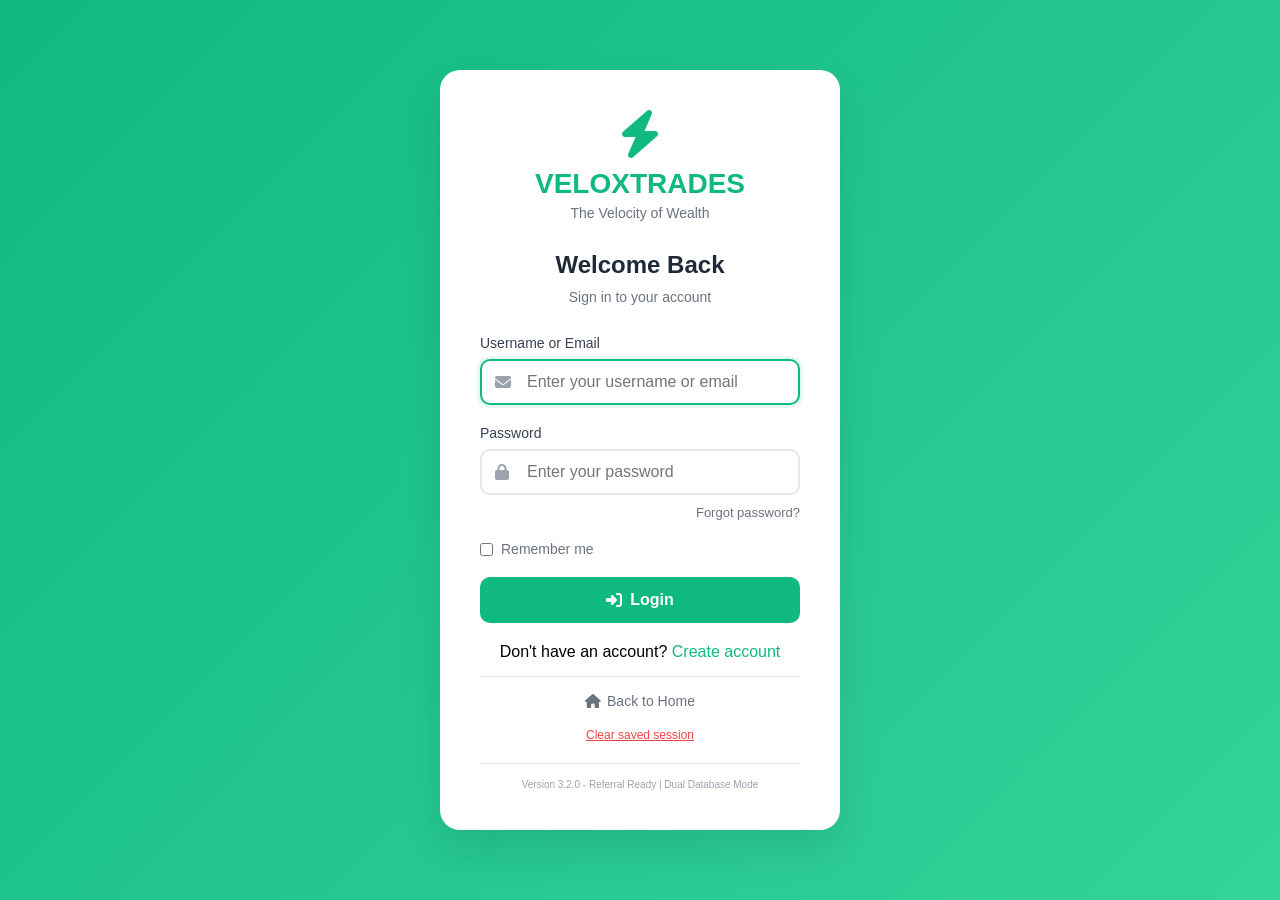
<file: login.html>
<!DOCTYPE html>
<html lang="en">
<head>
    <meta charset="UTF-8">
    <meta name="viewport" content="width=device-width, initial-scale=1.0">
    <meta http-equiv="Cache-Control" content="no-cache, no-store, must-revalidate">
    <meta http-equiv="Pragma" content="no-cache">
    <meta http-equiv="Expires" content="0">
    <title>Login - Veloxtrades</title>
    <link rel="icon" type="image/png" href="https://i.imgur.com/tnnJPyX.png">
    <link rel="stylesheet" href="https://cdnjs.cloudflare.com/ajax/libs/font-awesome/6.4.0/css/all.min.css">
    <style>
        * { margin: 0; padding: 0; box-sizing: border-box; }
        body {
            font-family: -apple-system, BlinkMacSystemFont, 'Segoe UI', Roboto, Arial, sans-serif;
            background: linear-gradient(135deg, #10b981, #34d399);
            min-height: 100vh;
            display: flex;
            justify-content: center;
            align-items: center;
            padding: 20px;
        }
        .login-container { width: 100%; max-width: 400px; }
        .login-card {
            background: white;
            border-radius: 20px;
            box-shadow: 0 20px 40px rgba(0,0,0,0.1);
            padding: 40px;
            animation: fadeIn 0.5s ease;
        }
        @keyframes fadeIn { from { opacity: 0; transform: translateY(-20px); } to { opacity: 1; transform: translateY(0); } }
        .logo { text-align: center; margin-bottom: 30px; }
        .logo i { font-size: 48px; color: #10b981; }
        .logo h1 { font-size: 28px; color: #10b981; margin-top: 10px; }
        .logo p { color: #6b7280; font-size: 14px; margin-top: 5px; }
        h2 { text-align: center; color: #1f2937; margin-bottom: 10px; font-size: 24px; }
        .subtitle { text-align: center; color: #6b7280; margin-bottom: 30px; font-size: 14px; }
        .form-group { margin-bottom: 20px; }
        label { display: block; margin-bottom: 8px; color: #374151; font-weight: 500; font-size: 14px; }
        .input-group { position: relative; }
        .input-group i { position: absolute; left: 15px; top: 50%; transform: translateY(-50%); color: #9ca3af; }
        input {
            width: 100%;
            padding: 12px 16px 12px 45px;
            border: 2px solid #e5e7eb;
            border-radius: 10px;
            font-size: 16px;
            transition: all 0.3s;
        }
        input:focus { outline: none; border-color: #10b981; box-shadow: 0 0 0 3px rgba(16,185,129,0.1); }
        .login-btn {
            width: 100%;
            padding: 14px;
            background: #10b981;
            color: white;
            border: none;
            border-radius: 10px;
            font-size: 16px;
            font-weight: 600;
            cursor: pointer;
            transition: all 0.3s;
            display: flex;
            align-items: center;
            justify-content: center;
            gap: 8px;
        }
        .login-btn:hover:not(:disabled) { background: #059669; transform: translateY(-1px); }
        .login-btn:disabled { opacity: 0.6; cursor: not-allowed; }
        .message {
            padding: 12px;
            border-radius: 10px;
            margin-bottom: 20px;
            text-align: center;
            display: none;
        }
        .message.error { background: #fee2e2; color: #991b1b; border: 1px solid #ef4444; display: block; }
        .message.success { background: #d1fae5; color: #065f46; border: 1px solid #10b981; display: block; }
        .message.info { background: #e6f3ff; color: #0066cc; border: 1px solid #3b82f6; display: block; }
        .message.warning { background: #fef3c7; color: #92400e; border: 1px solid #f59e0b; display: block; }
        .forgot-password { text-align: right; margin-top: 8px; }
        .forgot-password a { color: #6b7280; text-decoration: none; font-size: 13px; }
        .forgot-password a:hover { color: #10b981; }
        .link { text-align: center; margin-top: 20px; }
        .link a { color: #10b981; text-decoration: none; font-weight: 500; }
        .link a:hover { text-decoration: underline; }
        .home-link {
            text-align: center;
            margin-top: 15px;
            padding-top: 15px;
            border-top: 1px solid #e5e7eb;
        }
        .home-link a {
            color: #6b7280;
            text-decoration: none;
            font-size: 14px;
            display: inline-flex;
            align-items: center;
            gap: 6px;
        }
        .home-link a:hover { color: #10b981; }
        .loading-spinner {
            display: inline-block;
            width: 16px;
            height: 16px;
            border: 2px solid #ffffff;
            border-top: 2px solid transparent;
            border-radius: 50%;
            animation: spin 1s linear infinite;
        }
        @keyframes spin { 0% { transform: rotate(0deg); } 100% { transform: rotate(360deg); } }
        .version-badge { text-align: center; font-size: 10px; color: #9ca3af; margin-top: 20px; padding-top: 15px; border-top: 1px solid #e5e7eb; }
        .clear-session-btn { margin-top: 15px; text-align: center; }
        .clear-session-btn button { background: none; border: none; color: #ef4444; font-size: 12px; cursor: pointer; text-decoration: underline; }
        .clear-session-btn button:hover { color: #dc2626; }
        .remember-me {
            display: flex;
            align-items: center;
            gap: 8px;
            margin-top: 10px;
            margin-bottom: 20px;
        }
        .remember-me input { width: auto; padding: 0; margin: 0; }
        .remember-me label { margin: 0; font-size: 14px; color: #6b7280; cursor: pointer; }
        .alert-banner {
            background: #fef3c7;
            border-left: 4px solid #f59e0b;
            padding: 12px;
            border-radius: 8px;
            margin-bottom: 20px;
            display: none;
        }
        .alert-banner i { color: #f59e0b; margin-right: 8px; }
        .referral-badge {
            background: linear-gradient(135deg, #10b981, #059669);
            color: white;
            padding: 8px 12px;
            border-radius: 20px;
            font-size: 12px;
            display: inline-flex;
            align-items: center;
            gap: 6px;
            margin-bottom: 15px;
            animation: pulse 2s infinite;
        }
        @keyframes pulse {
            0% { transform: scale(1); }
            50% { transform: scale(1.05); }
            100% { transform: scale(1); }
        }
        .demo-credentials {
            background: #f3f4f6;
            border-radius: 8px;
            padding: 10px;
            margin-top: 15px;
            font-size: 12px;
            text-align: center;
        }
        .demo-credentials p {
            color: #6b7280;
            margin: 5px 0;
        }
        .demo-credentials code {
            background: #e5e7eb;
            padding: 2px 6px;
            border-radius: 4px;
            font-family: monospace;
        }
    </style>
</head>
<body>
    <div class="login-container">
        <div class="login-card">
            <div class="logo">
                <i class="fas fa-bolt"></i>
                <h1>VELOXTRADES</h1>
                <p>The Velocity of Wealth</p>
            </div>
            <div id="referralBadge" style="display: none;" class="referral-badge">
                <i class="fas fa-gift"></i>
                <span id="referralMessage">You were referred! Get bonus on signup!</span>
            </div>
            <h2>Welcome Back</h2>
            <div class="subtitle">Sign in to your account</div>
            
            <div id="alertBanner" class="alert-banner">
                <i class="fas fa-info-circle"></i>
                <span id="alertMessage"></span>
            </div>
            
            <div id="message" class="message"></div>
            
            <form id="loginForm">
                <div class="form-group">
                    <label>Username or Email</label>
                    <div class="input-group">
                        <i class="fas fa-envelope"></i>
                        <input type="text" id="username" placeholder="Enter your username or email" autocomplete="username" required>
                    </div>
                </div>
                <div class="form-group">
                    <label>Password</label>
                    <div class="input-group">
                        <i class="fas fa-lock"></i>
                        <input type="password" id="password" placeholder="Enter your password" autocomplete="current-password" required>
                    </div>
                    <div class="forgot-password">
                        <a href="forgot-password.html">Forgot password?</a>
                    </div>
                </div>
                <div class="remember-me">
                    <input type="checkbox" id="rememberMe">
                    <label for="rememberMe">Remember me</label>
                </div>
                <button type="submit" id="loginBtn" class="login-btn">
                    <i class="fas fa-sign-in-alt"></i> Login
                </button>
            </form>
            
            <div class="link">
                Don't have an account? <a href="register.html" id="registerLink">Create account</a>
            </div>
            
            <div class="home-link">
                <a href="index.html"><i class="fas fa-home"></i> Back to Home</a>
            </div>
            
            <div class="clear-session-btn">
                <button id="clearSessionBtn" type="button">Clear saved session</button>
            </div>
            <div class="version-badge">
                Version 3.2.0 - Referral Ready | Dual Database Mode
            </div>
        </div>
    </div>

    <script>
    const API_BASE_URL = 'https://investment-gto3.onrender.com';
    let autoRedirectInProgress = false;
    let referralCodeFromUrl = null;

    // Function to get token from any storage
    function getToken() {
        let token = sessionStorage.getItem('veloxtrades_token');
        if (!token) token = localStorage.getItem('veloxtrades_token');
        if (!token) {
            const match = document.cookie.match(/veloxtrades_token=([^;]+)/);
            if (match) token = match[1];
        }
        return token;
    }
    
    // Clear all session data
    function clearAllSession() {
        localStorage.removeItem('veloxtrades_token');
        localStorage.removeItem('veloxtrades_user');
        localStorage.removeItem('veloxtrades_remembered');
        localStorage.removeItem('saved_username');
        sessionStorage.removeItem('veloxtrades_token');
        sessionStorage.removeItem('veloxtrades_user');
        document.cookie = 'veloxtrades_token=; expires=Thu, 01 Jan 1970 00:00:00 UTC; path=/;';
        document.cookie = 'elite_token=; expires=Thu, 01 Jan 1970 00:00:00 UTC; path=/;';
        console.log('✅ All session data cleared');
    }
    
    // Get URL parameters
    function getUrlParameter(name) {
        name = name.replace(/[\[]/, '\\[').replace(/[\]]/, '\\]');
        var regex = new RegExp('[\\?&]' + name + '=([^&#]*)');
        var results = regex.exec(location.search);
        return results === null ? '' : decodeURIComponent(results[1].replace(/\+/g, ' '));
    }
    
    // Check if coming from logout or registration
    function checkUrlParams() {
        const urlParams = new URLSearchParams(window.location.search);
        
        // Check for logout success
        if (urlParams.get('logout') === 'success') {
            showMessage('You have been logged out successfully', 'success');
            const newUrl = window.location.pathname;
            window.history.replaceState({}, document.title, newUrl);
            return true;
        }
        
        // Check for registration success
        if (urlParams.get('registered') === 'true') {
            showAlert('Registration successful! Please login with your credentials.', 'success');
            const newUrl = window.location.pathname;
            window.history.replaceState({}, document.title, newUrl);
            return true;
        }
        
        return false;
    }
    
    // Check for referral code in URL
    function checkReferralCode() {
        const refCode = getUrlParameter('ref');
        if (refCode && refCode.trim()) {
            referralCodeFromUrl = refCode.toUpperCase();
            console.log('🔗 Referral code found in URL:', referralCodeFromUrl);
            
            // Show referral badge
            const badge = document.getElementById('referralBadge');
            const badgeMessage = document.getElementById('referralMessage');
            badgeMessage.innerHTML = `<i class="fas fa-gift"></i> You were referred by code: ${referralCodeFromUrl}! Get bonus on signup!`;
            badge.style.display = 'inline-flex';
            
            // Update register link with referral code
            const registerLink = document.getElementById('registerLink');
            if (registerLink) {
                registerLink.href = `register.html?ref=${referralCodeFromUrl}`;
            }
            
            // Store referral code in session to use on registration
            sessionStorage.setItem('pending_referral_code', referralCodeFromUrl);
            
            // Auto-hide after 5 seconds
            setTimeout(() => {
                badge.style.display = 'none';
            }, 8000);
        }
        
        // Check for referral code in session (from previous visit)
        const storedRefCode = sessionStorage.getItem('pending_referral_code');
        if (storedRefCode && !referralCodeFromUrl) {
            referralCodeFromUrl = storedRefCode;
            const registerLink = document.getElementById('registerLink');
            if (registerLink) {
                registerLink.href = `register.html?ref=${storedRefCode}`;
            }
        }
    }
    
    function showAlert(message, type = 'info') {
        const alertBanner = document.getElementById('alertBanner');
        const alertMessage = document.getElementById('alertMessage');
        
        // Check if message contains HTML (like a link)
        if (message.includes('<a')) {
            alertMessage.innerHTML = message;
        } else {
            alertMessage.textContent = message;
        }
        
        alertBanner.style.display = 'block';
        
        if (type === 'success') {
            alertBanner.style.background = '#d1fae5';
            alertBanner.style.borderLeftColor = '#10b981';
            alertBanner.querySelector('i').style.color = '#10b981';
        } else if (type === 'error') {
            alertBanner.style.background = '#fee2e2';
            alertBanner.style.borderLeftColor = '#ef4444';
            alertBanner.querySelector('i').style.color = '#ef4444';
        } else {
            alertBanner.style.background = '#fef3c7';
            alertBanner.style.borderLeftColor = '#f59e0b';
            alertBanner.querySelector('i').style.color = '#f59e0b';
        }
        
        setTimeout(() => {
            alertBanner.style.display = 'none';
        }, 5000);
    }
    
    function showMessage(text, type = 'error') {
        const messageDiv = document.getElementById('message');
        messageDiv.className = `message ${type}`;
        const icons = {
            success: 'fa-check-circle',
            error: 'fa-exclamation-circle',
            info: 'fa-info-circle',
            warning: 'fa-exclamation-triangle'
        };
        messageDiv.innerHTML = `<i class="fas ${icons[type] || 'fa-info-circle'}"></i> ${text}`;
        messageDiv.style.display = 'block';
        
        if (type === 'success') {
            setTimeout(() => {
                messageDiv.style.display = 'none';
            }, 3000);
        }
    }
    
    function setLoading(isLoading) {
        const loginBtn = document.getElementById('loginBtn');
        loginBtn.disabled = isLoading;
        if (isLoading) {
            loginBtn.innerHTML = '<span class="loading-spinner"></span> Logging in...';
        } else {
            loginBtn.innerHTML = '<i class="fas fa-sign-in-alt"></i> Login';
        }
    }
    
    async function handleLogin(e) {
        e.preventDefault();
        
        const username = document.getElementById('username').value.trim();
        const password = document.getElementById('password').value.trim();
        const rememberMe = document.getElementById('rememberMe').checked;
        
        if (!username || !password) {
            showMessage('Please enter both username and password', 'error');
            return;
        }
        
        setLoading(true);
        showMessage('Authenticating...', 'info');
        
        try {
            // Use fetch with proper CORS headers
            const response = await fetch(`${API_BASE_URL}/api/login`, {
                method: 'POST',
                headers: {
                    'Content-Type': 'application/json',
                    'Accept': 'application/json',
                    'Origin': window.location.origin
                },
                credentials: 'include',
                mode: 'cors',
                body: JSON.stringify({ username, password })
            });
            
            if (!response.ok) {
                const errorData = await response.json().catch(() => ({}));
                throw new Error(errorData.message || `HTTP ${response.status}: Login failed`);
            }
            
            const data = await response.json();
            
            if (!data.success) {
                throw new Error(data.message || 'Login failed');
            }
            
            let token = null;
            let user = null;
            
            if (data.data?.token) {
                token = data.data.token;
                user = data.data.user;
            } else if (data.token) {
                token = data.token;
                user = data.user;
            }
            
            if (!token || !user) {
                throw new Error('Invalid response from server - missing token or user data');
            }
            
            // Store token based on remember me preference
            if (rememberMe) {
                localStorage.setItem('veloxtrades_token', token);
                localStorage.setItem('saved_username', username);
                sessionStorage.removeItem('veloxtrades_token');
            } else {
                sessionStorage.setItem('veloxtrades_token', token);
                localStorage.removeItem('veloxtrades_token');
                localStorage.removeItem('saved_username');
            }
            
            // Store user info in both storages for redundancy
            const userData = {
                id: user.id,
                username: user.username,
                email: user.email,
                full_name: user.full_name,
                balance: user.balance,
                is_admin: user.is_admin === true,
                kyc_status: user.kyc_status
            };
            
            localStorage.setItem('veloxtrades_user', JSON.stringify(userData));
            sessionStorage.setItem('veloxtrades_user', JSON.stringify(userData));
            
            // Set cookie for additional persistence
            const expires = new Date();
            expires.setTime(expires.getTime() + (rememberMe ? 30 : 1) * 24 * 60 * 60 * 1000);
            document.cookie = `veloxtrades_token=${token}; path=/; expires=${expires.toUTCString()}; SameSite=Lax; Secure`;
            
            // Clear pending referral code if exists
            sessionStorage.removeItem('pending_referral_code');
            sessionStorage.removeItem('just_logged_out');
            
            const isAdmin = user.is_admin === true;
            const redirectPage = isAdmin ? 'admin-dashboard.html' : 'dashboard.html';
            
            showMessage(`✅ Welcome back, ${user.full_name || user.username}! Redirecting to ${isAdmin ? 'Admin Dashboard' : 'Dashboard'}...`, 'success');
            
            setTimeout(() => {
                window.location.href = redirectPage;
            }, 1500);
            
        } catch (error) {
            console.error('Login error:', error);
            let errorMessage = error.message || 'Login failed. Please check your credentials.';
            
            if (error.message.includes('Failed to fetch') || error.message.includes('NetworkError')) {
                errorMessage = 'Network error. Please check your internet connection and try again.';
            } else if (error.message.includes('CORS')) {
                errorMessage = 'CORS error. Please contact support.';
            }
            
            showMessage(errorMessage, 'error');
            setLoading(false);
            
            // Clear password field for security
            document.getElementById('password').value = '';
            document.getElementById('password').focus();
        }
    }
    
    function clearSession() {
        if (confirm('⚠️ Clear all saved session data? You will be logged out.')) {
            clearAllSession();
            sessionStorage.setItem('just_logged_out', 'true');
            sessionStorage.removeItem('pending_referral_code');
            showMessage('Session cleared! You can now login again.', 'success');
            document.getElementById('username').value = '';
            document.getElementById('password').value = '';
            document.getElementById('rememberMe').checked = false;
            
            setTimeout(() => {
                const messageDiv = document.getElementById('message');
                messageDiv.style.display = 'none';
            }, 2000);
        }
    }
    
    // Load saved username
    function loadSavedUsername() {
        const savedUsername = localStorage.getItem('saved_username');
        if (savedUsername) {
            document.getElementById('username').value = savedUsername;
            document.getElementById('rememberMe').checked = true;
        }
    }
    
    // Check if user is already logged in
    async function checkExistingSession() {
        const token = getToken();
        if (!token) return false;
        
        // Check if we have a logout flag
        const justLoggedOut = sessionStorage.getItem('just_logged_out');
        if (justLoggedOut === 'true') {
            sessionStorage.removeItem('just_logged_out');
            return false;
        }
        
        try {
            const response = await fetch(`${API_BASE_URL}/api/verify-token`, {
                method: 'GET',
                headers: { 
                    'Authorization': `Bearer ${token}`,
                    'Content-Type': 'application/json'
                },
                credentials: 'include'
            });
            
            const data = await response.json();
            
            if (data.success && data.user) {
                const isAdmin = data.user.is_admin === true;
                const redirectPage = isAdmin ? 'admin-dashboard.html' : 'dashboard.html';
                
                // Show banner instead of auto-redirecting
                showAlert(`✅ You are already logged in as <strong>${data.user.username}</strong>. <a href="${redirectPage}" style="color: #10b981; font-weight: bold; text-decoration: underline;">Click here to go to Dashboard</a>`, 'success');
                return true;
            } else {
                // Token invalid, clear it
                clearAllSession();
                return false;
            }
        } catch (error) {
            console.log('Token verification failed:', error);
            clearAllSession();
            return false;
        }
    }
    
    // Initialize
    document.addEventListener('DOMContentLoaded', async function() {
        console.log('📄 Login page loaded - Version 3.2.0 with Referral Support');
        console.log('🔗 API URL:', API_BASE_URL);
        
        // Check URL parameters for messages
        checkUrlParams();
        
        // Check for referral code in URL
        checkReferralCode();
        
        // Check for existing session but don't auto-redirect
        await checkExistingSession();
        
        // Load saved username
        loadSavedUsername();
        
        // Set up event listeners
        const loginForm = document.getElementById('loginForm');
        const clearSessionBtn = document.getElementById('clearSessionBtn');
        const passwordInput = document.getElementById('password');
        
        loginForm.addEventListener('submit', handleLogin);
        clearSessionBtn.addEventListener('click', clearSession);
        
        passwordInput.addEventListener('keypress', function(e) {
            if (e.key === 'Enter') {
                const loginBtn = document.getElementById('loginBtn');
                if (!loginBtn.disabled) {
                    loginForm.dispatchEvent(new Event('submit'));
                }
            }
        });
        
        // Focus on username field
        if (!document.getElementById('username').value) {
            document.getElementById('username').focus();
        } else {
            document.getElementById('password').focus();
        }
        
        // Log referral code if present
        if (referralCodeFromUrl) {
            console.log('🎁 Referral tracking active. Code:', referralCodeFromUrl);
        }
    });
    </script>
</body>
</html>
</file>
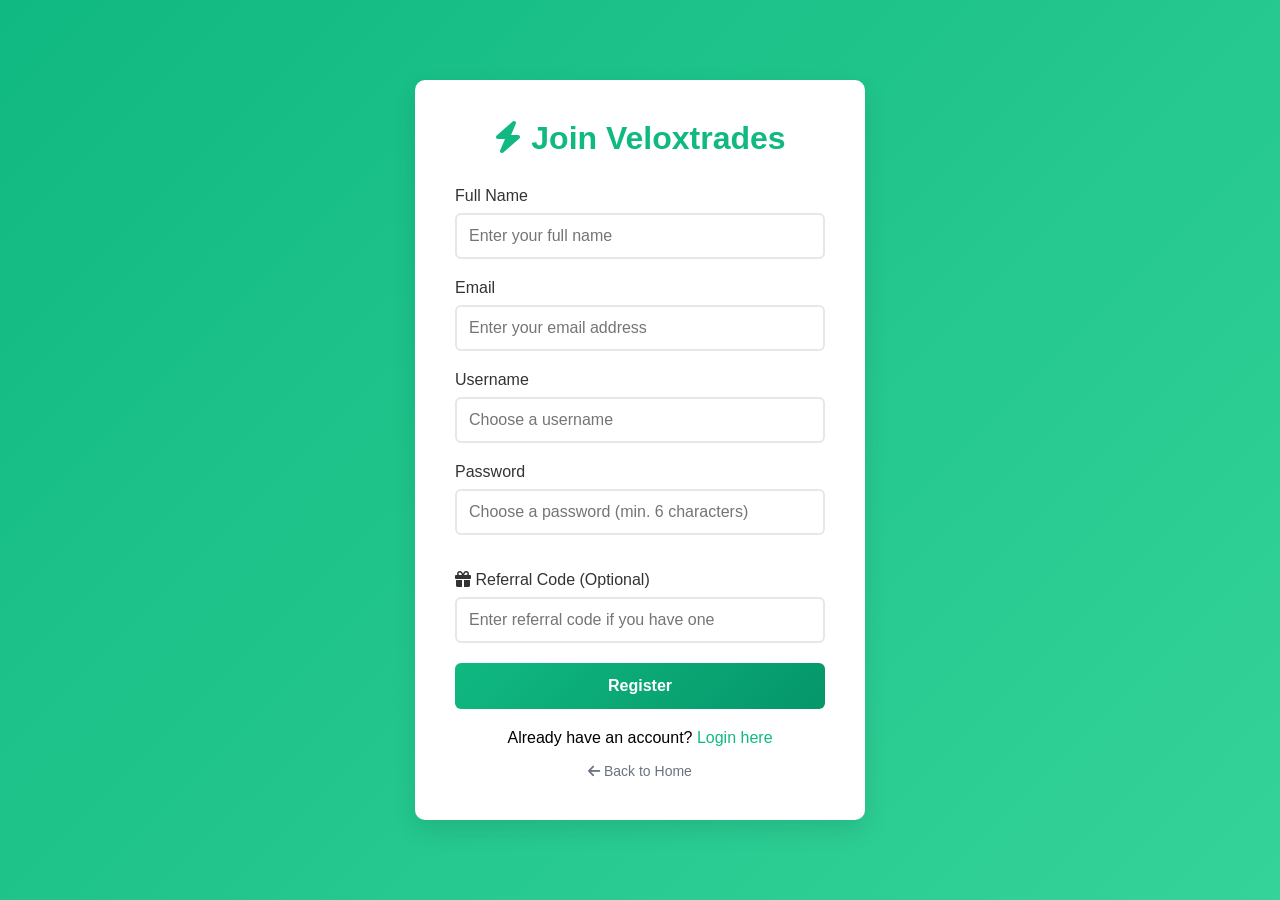
<file: register.html>
<!DOCTYPE html>
<html lang="en">
<head>
    <meta charset="UTF-8">
    <meta name="viewport" content="width=device-width, initial-scale=1.0">
    <title>Register - Veloxtrades</title>
    <link rel="icon" type="image/png" href="https://i.imgur.com/tnnJPyX.png">
    <link rel="stylesheet" href="https://cdnjs.cloudflare.com/ajax/libs/font-awesome/6.4.0/css/all.min.css">
    <style>
        * { margin: 0; padding: 0; box-sizing: border-box; }
        body {
            font-family: 'Segoe UI', Tahoma, Geneva, Verdana, sans-serif;
            background: linear-gradient(135deg, #10b981, #34d399);
            min-height: 100vh;
            display: flex;
            justify-content: center;
            align-items: center;
            padding: 20px;
        }
        .container {
            background: white;
            padding: 40px;
            border-radius: 10px;
            box-shadow: 0 10px 25px rgba(0,0,0,0.1);
            width: 100%;
            max-width: 450px;
            animation: fadeIn 0.5s ease;
        }
        @keyframes fadeIn {
            from { opacity: 0; transform: translateY(-20px); }
            to { opacity: 1; transform: translateY(0); }
        }
        h1 { text-align: center; color: #10b981; margin-bottom: 30px; }
        .form-group { margin-bottom: 20px; }
        label { display: block; margin-bottom: 8px; color: #333; font-weight: 500; }
        input {
            width: 100%;
            padding: 12px;
            border: 2px solid #e5e7eb;
            border-radius: 6px;
            font-size: 16px;
            transition: all 0.3s;
        }
        input:focus { outline: none; border-color: #10b981; box-shadow: 0 0 0 3px rgba(16, 185, 129, 0.1); }
        button {
            width: 100%;
            padding: 14px;
            background: linear-gradient(135deg, #10b981, #059669);
            color: white;
            border: none;
            border-radius: 6px;
            font-size: 16px;
            font-weight: 600;
            cursor: pointer;
            transition: all 0.3s;
        }
        button:hover:not(:disabled) {
            transform: translateY(-2px);
            box-shadow: 0 5px 15px rgba(16, 185, 129, 0.3);
        }
        button:disabled {
            opacity: 0.6;
            cursor: not-allowed;
        }
        .message {
            padding: 12px;
            border-radius: 6px;
            margin-bottom: 20px;
            text-align: center;
            display: none;
        }
        .success { background: #d1fae5; color: #065f46; border: 1px solid #10b981; }
        .error { background: #fee2e2; color: #991b1b; border: 1px solid #ef4444; }
        .info { background: #e6f3ff; color: #0066cc; border: 1px solid #3b82f6; }
        .warning { background: #fff3cd; color: #856404; border: 1px solid #ffc107; }
        .link { text-align: center; margin-top: 20px; }
        .link a { color: #10b981; text-decoration: none; font-weight: 500; }
        .link a:hover { text-decoration: underline; }
        .loading-spinner {
            display: inline-block;
            width: 16px;
            height: 16px;
            border: 2px solid #ffffff;
            border-top: 2px solid transparent;
            border-radius: 50%;
            animation: spin 1s linear infinite;
            margin-right: 8px;
        }
        @keyframes spin {
            0% { transform: rotate(0deg); }
            100% { transform: rotate(360deg); }
        }
        .password-strength {
            margin-top: 8px;
            font-size: 12px;
            padding: 4px 8px;
            border-radius: 4px;
        }
        .referral-info {
            background: #f0fdf4;
            padding: 10px 12px;
            border-radius: 6px;
            margin-bottom: 20px;
            border: 1px solid #10b981;
            display: none;
        }
        .referral-info i {
            color: #10b981;
            margin-right: 8px;
        }
        .referral-info span {
            font-weight: 600;
            color: #059669;
        }
        .referral-status {
            margin-top: 5px;
            font-size: 12px;
            padding: 5px;
            border-radius: 4px;
            display: none;
        }
        .referral-status.valid {
            background: #d1fae5;
            color: #065f46;
            display: block;
        }
        .referral-status.invalid {
            background: #fee2e2;
            color: #991b1b;
            display: block;
        }
        .referral-status i {
            margin-right: 5px;
        }
        .back-link {
            margin-top: 15px;
            text-align: center;
        }
        .back-link a {
            color: #6b7280;
            text-decoration: none;
            font-size: 14px;
        }
        .back-link a:hover {
            color: #10b981;
        }
        .input-group {
            position: relative;
        }
        .clear-referral {
            position: absolute;
            right: 10px;
            top: 50%;
            transform: translateY(-50%);
            background: none;
            border: none;
            color: #9ca3af;
            cursor: pointer;
            width: auto;
            padding: 5px;
        }
        .clear-referral:hover {
            color: #ef4444;
        }
    </style>
</head>
<body>
    <div class="container">
        <h1><i class="fas fa-bolt"></i> Join Veloxtrades</h1>

        <div id="message" class="message"></div>

        <form id="registerForm">
            <div class="form-group">
                <label>Full Name</label>
                <input type="text" id="full_name" placeholder="Enter your full name" required autocomplete="name">
            </div>

            <div class="form-group">
                <label>Email</label>
                <input type="email" id="email" placeholder="Enter your email address" required autocomplete="email">
            </div>

            <div class="form-group">
                <label>Username</label>
                <input type="text" id="username" placeholder="Choose a username" required autocomplete="username">
            </div>

            <div class="form-group">
                <label>Password</label>
                <div class="input-group">
                    <input type="password" id="password" placeholder="Choose a password (min. 6 characters)" required minlength="6">
                </div>
                <div id="passwordStrength" class="password-strength"></div>
            </div>

            <div class="form-group">
                <label><i class="fas fa-gift"></i> Referral Code (Optional)</label>
                <div class="input-group">
                    <input type="text" id="referral_code" placeholder="Enter referral code if you have one" autocomplete="off">
                    <button type="button" class="clear-referral" id="clearReferralBtn" style="display: none;">
                        <i class="fas fa-times"></i>
                    </button>
                </div>
                <div id="referralStatus" class="referral-status"></div>
                <div id="referralInfo" class="referral-info">
                    <i class="fas fa-star"></i> You're being referred by <span id="referrerName">...</span>! You'll both earn bonuses!
                </div>
            </div>

            <button type="submit" id="registerBtn">Register</button>
        </form>

        <div class="link">
            Already have an account? <a href="login.html">Login here</a>
        </div>

        <div class="back-link">
            <a href="index.html"><i class="fas fa-arrow-left"></i> Back to Home</a>
        </div>
    </div>

    <script>
    // ============================================
    // VELOXTRADES CONFIGURATION - EMBEDDED
    // ============================================
    
    const Veloxtrades = {
        API_BASE_URL: 'https://investment-gto3.onrender.com',
        VERSION: '2.2.0',

        isAuthenticated: function() {
            return !!this.getToken();
        },

        getToken: function() {
            const cookieMatch = document.cookie.match(/veloxtrades_token=([^;]+)/);
            if (cookieMatch) return cookieMatch[1];
            return localStorage.getItem('veloxtrades_token') || sessionStorage.getItem('veloxtrades_token');
        },

        setToken: function(token) {
            const maxAge = 30 * 24 * 60 * 60;
            document.cookie = `veloxtrades_token=${token}; path=/; max-age=${maxAge}; secure; samesite=Lax`;
            localStorage.setItem('veloxtrades_token', token);
            sessionStorage.setItem('veloxtrades_token', token);
        },

        clearToken: function() {
            document.cookie = 'veloxtrades_token=; path=/; expires=Thu, 01 Jan 1970 00:00:00 GMT';
            localStorage.removeItem('veloxtrades_token');
            localStorage.removeItem('veloxtrades_user');
            sessionStorage.removeItem('veloxtrades_token');
            sessionStorage.removeItem('veloxtrades_user');
        },

        async request(endpoint, options = {}) {
            const url = `${this.API_BASE_URL}${endpoint}`;
            const token = this.getToken();
            const headers = {
                'Content-Type': 'application/json',
                'Accept': 'application/json',
                ...options.headers
            };
            if (token) {
                headers['Authorization'] = `Bearer ${token}`;
            }
            try {
                const response = await fetch(url, {
                    ...options,
                    headers,
                    credentials: 'include',
                    mode: 'cors'
                });
                
                const contentType = response.headers.get('content-type');
                if (contentType && contentType.includes('application/json')) {
                    const data = await response.json();
                    if (!response.ok) {
                        if (response.status === 401) {
                            throw new Error(data.message || 'Invalid credentials');
                        }
                        throw new Error(data.message || data.error || 'API request failed');
                    }
                    return data;
                } else {
                    if (!response.ok) {
                        throw new Error(`Server error: ${response.status}`);
                    }
                    return { success: true };
                }
            } catch (error) {
                console.error('❌ API Error:', error.message);
                throw error;
            }
        },

        async register(userData) {
            try {
                const result = await this.request('/api/register', {
                    method: 'POST',
                    body: JSON.stringify(userData)
                });
                return result;
            } catch (error) {
                return { success: false, message: error.message || 'Registration failed' };
            }
        },

        async verifyReferralCode(code) {
            try {
                const result = await this.request('/api/verify-referral', {
                    method: 'POST',
                    body: JSON.stringify({ referral_code: code })
                });
                return result;
            } catch (error) {
                return { success: false, valid: false, message: 'Error verifying code' };
            }
        },

        checkPasswordStrength: function(password) {
            let strength = 0;
            if (password.length >= 8) strength++;
            if (/[A-Z]/.test(password)) strength++;
            if (/[0-9]/.test(password)) strength++;
            if (/[^A-Za-z0-9]/.test(password)) strength++;
            const texts = ['Very Weak', 'Weak', 'Fair', 'Good', 'Strong'];
            const colors = ['#ef4444', '#f59e0b', '#f59e0b', '#10b981', '#10b981'];
            return { score: strength, text: texts[strength], color: colors[strength] };
        },

        async testConnection() {
            try {
                const response = await fetch(`${this.API_BASE_URL}/health`, {
                    method: 'GET',
                    mode: 'cors',
                    cache: 'no-cache',
                    headers: { 'Accept': 'application/json' }
                });
                if (!response.ok) throw new Error(`HTTP ${response.status}`);
                return true;
            } catch (error) {
                return false;
            }
        },

        getUrlParameter: function(name) {
            name = name.replace(/[\[]/, '\\[').replace(/[\]]/, '\\]');
            var regex = new RegExp('[\\?&]' + name + '=([^&#]*)');
            var results = regex.exec(location.search);
            return results === null ? '' : decodeURIComponent(results[1].replace(/\+/g, ' '));
        }
    };

    window.Veloxtrades = Veloxtrades;

    // ============================================
    // REGISTER PAGE CODE WITH REFERRAL
    // ============================================
    
    document.addEventListener('DOMContentLoaded', async function() {
        // Check if already logged in - redirect to dashboard
        if (Veloxtrades.isAuthenticated()) {
            window.location.href = 'dashboard.html';
            return;
        }

        const registerForm = document.getElementById('registerForm');
        const registerBtn = document.getElementById('registerBtn');
        const messageDiv = document.getElementById('message');
        const passwordInput = document.getElementById('password');
        const strengthDiv = document.getElementById('passwordStrength');
        const referralCodeInput = document.getElementById('referral_code');
        const referralStatusDiv = document.getElementById('referralStatus');
        const referralInfoDiv = document.getElementById('referralInfo');
        const referrerNameSpan = document.getElementById('referrerName');
        const clearReferralBtn = document.getElementById('clearReferralBtn');

        let referralVerified = false;
        let verifiedReferrer = null;

        // Get referral code from URL parameter
        const urlReferralCode = Veloxtrades.getUrlParameter('ref');
        if (urlReferralCode) {
            referralCodeInput.value = urlReferralCode.toUpperCase();
            clearReferralBtn.style.display = 'block';
            // Auto-verify the referral code from URL
            await verifyReferralCode(urlReferralCode.toUpperCase());
        }

        // Clear referral button
        clearReferralBtn.addEventListener('click', function() {
            referralCodeInput.value = '';
            referralVerified = false;
            verifiedReferrer = null;
            referralStatusDiv.className = 'referral-status';
            referralStatusDiv.style.display = 'none';
            referralInfoDiv.style.display = 'none';
            clearReferralBtn.style.display = 'none';
        });

        // Password strength checker
        passwordInput.addEventListener('input', function() {
            const password = this.value;
            const strength = Veloxtrades.checkPasswordStrength(password);
            strengthDiv.textContent = strength.text;
            strengthDiv.style.backgroundColor = '#e8f5e9';
            strengthDiv.style.color = strength.color;
            strengthDiv.style.border = `1px solid ${strength.color}`;
        });

        // Referral code verification
        referralCodeInput.addEventListener('input', async function() {
            const code = this.value.trim().toUpperCase();
            this.value = code;
            
            if (code.length < 3) {
                referralStatusDiv.style.display = 'none';
                referralInfoDiv.style.display = 'none';
                clearReferralBtn.style.display = 'none';
                referralVerified = false;
                verifiedReferrer = null;
                return;
            }
            
            clearReferralBtn.style.display = 'block';
            await verifyReferralCode(code);
        });

        async function verifyReferralCode(code) {
            try {
                referralStatusDiv.innerHTML = '<i class="fas fa-spinner fa-pulse"></i> Verifying referral code...';
                referralStatusDiv.className = 'referral-status';
                referralStatusDiv.style.display = 'block';
                
                const result = await Veloxtrades.verifyReferralCode(code);
                
                if (result.valid) {
                    referralVerified = true;
                    verifiedReferrer = result.referrer;
                    referralStatusDiv.innerHTML = `<i class="fas fa-check-circle"></i> ✅ Valid referral code from ${result.referrer}!`;
                    referralStatusDiv.className = 'referral-status valid';
                    referralInfoDiv.style.display = 'block';
                    referrerNameSpan.textContent = result.referrer;
                } else {
                    referralVerified = false;
                    verifiedReferrer = null;
                    referralStatusDiv.innerHTML = `<i class="fas fa-exclamation-circle"></i> ❌ Invalid referral code`;
                    referralStatusDiv.className = 'referral-status invalid';
                    referralInfoDiv.style.display = 'none';
                }
            } catch (error) {
                referralVerified = false;
                referralStatusDiv.innerHTML = `<i class="fas fa-exclamation-circle"></i> Error verifying code`;
                referralStatusDiv.className = 'referral-status invalid';
                referralInfoDiv.style.display = 'none';
            }
        }

        function showMessage(text, type = 'info') {
            messageDiv.style.display = 'block';
            messageDiv.className = `message ${type}`;
            messageDiv.innerHTML = `<i class="fas ${type === 'success' ? 'fa-check-circle' : type === 'error' ? 'fa-exclamation-circle' : 'fa-info-circle'}"></i> ${text}`;
            if (type === 'success') {
                setTimeout(() => {
                    messageDiv.style.display = 'none';
                }, 5000);
            }
        }

        function setLoading(isLoading) {
            registerBtn.disabled = isLoading;
            if (isLoading) {
                registerBtn.innerHTML = '<span class="loading-spinner"></span> Creating account...';
            } else {
                registerBtn.innerHTML = 'Register';
            }
        }

        function validateInputs() {
            const fullName = document.getElementById('full_name').value.trim();
            const email = document.getElementById('email').value.trim();
            const username = document.getElementById('username').value.trim();
            const password = passwordInput.value.trim();

            if (!fullName) {
                showMessage('Please enter your full name', 'warning');
                document.getElementById('full_name').focus();
                return false;
            }

            if (!email) {
                showMessage('Please enter your email', 'warning');
                document.getElementById('email').focus();
                return false;
            }

            if (!email.includes('@') || !email.includes('.')) {
                showMessage('Please enter a valid email address', 'warning');
                document.getElementById('email').focus();
                return false;
            }

            if (!username) {
                showMessage('Please choose a username', 'warning');
                document.getElementById('username').focus();
                return false;
            }

            if (username.length < 3) {
                showMessage('Username must be at least 3 characters', 'warning');
                document.getElementById('username').focus();
                return false;
            }

            if (!password) {
                showMessage('Please enter a password', 'warning');
                passwordInput.focus();
                return false;
            }

            if (password.length < 6) {
                showMessage('Password must be at least 6 characters', 'warning');
                passwordInput.focus();
                return false;
            }

            return true;
        }

        registerForm.addEventListener('submit', async function(e) {
            e.preventDefault();

            if (!validateInputs()) {
                return;
            }

            const formData = {
                full_name: document.getElementById('full_name').value.trim(),
                email: document.getElementById('email').value.trim().toLowerCase(),
                username: document.getElementById('username').value.trim().toLowerCase(),
                password: passwordInput.value.trim()
            };

            // Add referral code if verified
            if (referralVerified && referralCodeInput.value.trim()) {
                formData.referral_code = referralCodeInput.value.trim().toUpperCase();
            }

            setLoading(true);
            showMessage('Creating your account...', 'info');

            try {
                const result = await Veloxtrades.register(formData);
                
                if (result.success) {
                    let successMessage = '✅ Registration successful! Redirecting to login...';
                    if (formData.referral_code) {
                        successMessage = '✅ Registration successful! You were referred by someone. Redirecting to login...';
                    }
                    showMessage(successMessage, 'success');
                    
                    registerForm.reset();
                    strengthDiv.textContent = '';
                    referralStatusDiv.style.display = 'none';
                    referralInfoDiv.style.display = 'none';
                    
                    setTimeout(() => {
                        window.location.href = 'login.html?registered=true';
                    }, 2000);
                } else {
                    showMessage(result.message || 'Registration failed', 'error');
                    setLoading(false);
                }
            } catch (error) {
                console.error('Registration error:', error);
                showMessage('Connection error. Please try again.', 'error');
                setLoading(false);
            }
        });

        // Test backend connection silently
        Veloxtrades.testConnection().catch(() => {});
    });
    </script>
</body>
</html>
</file>
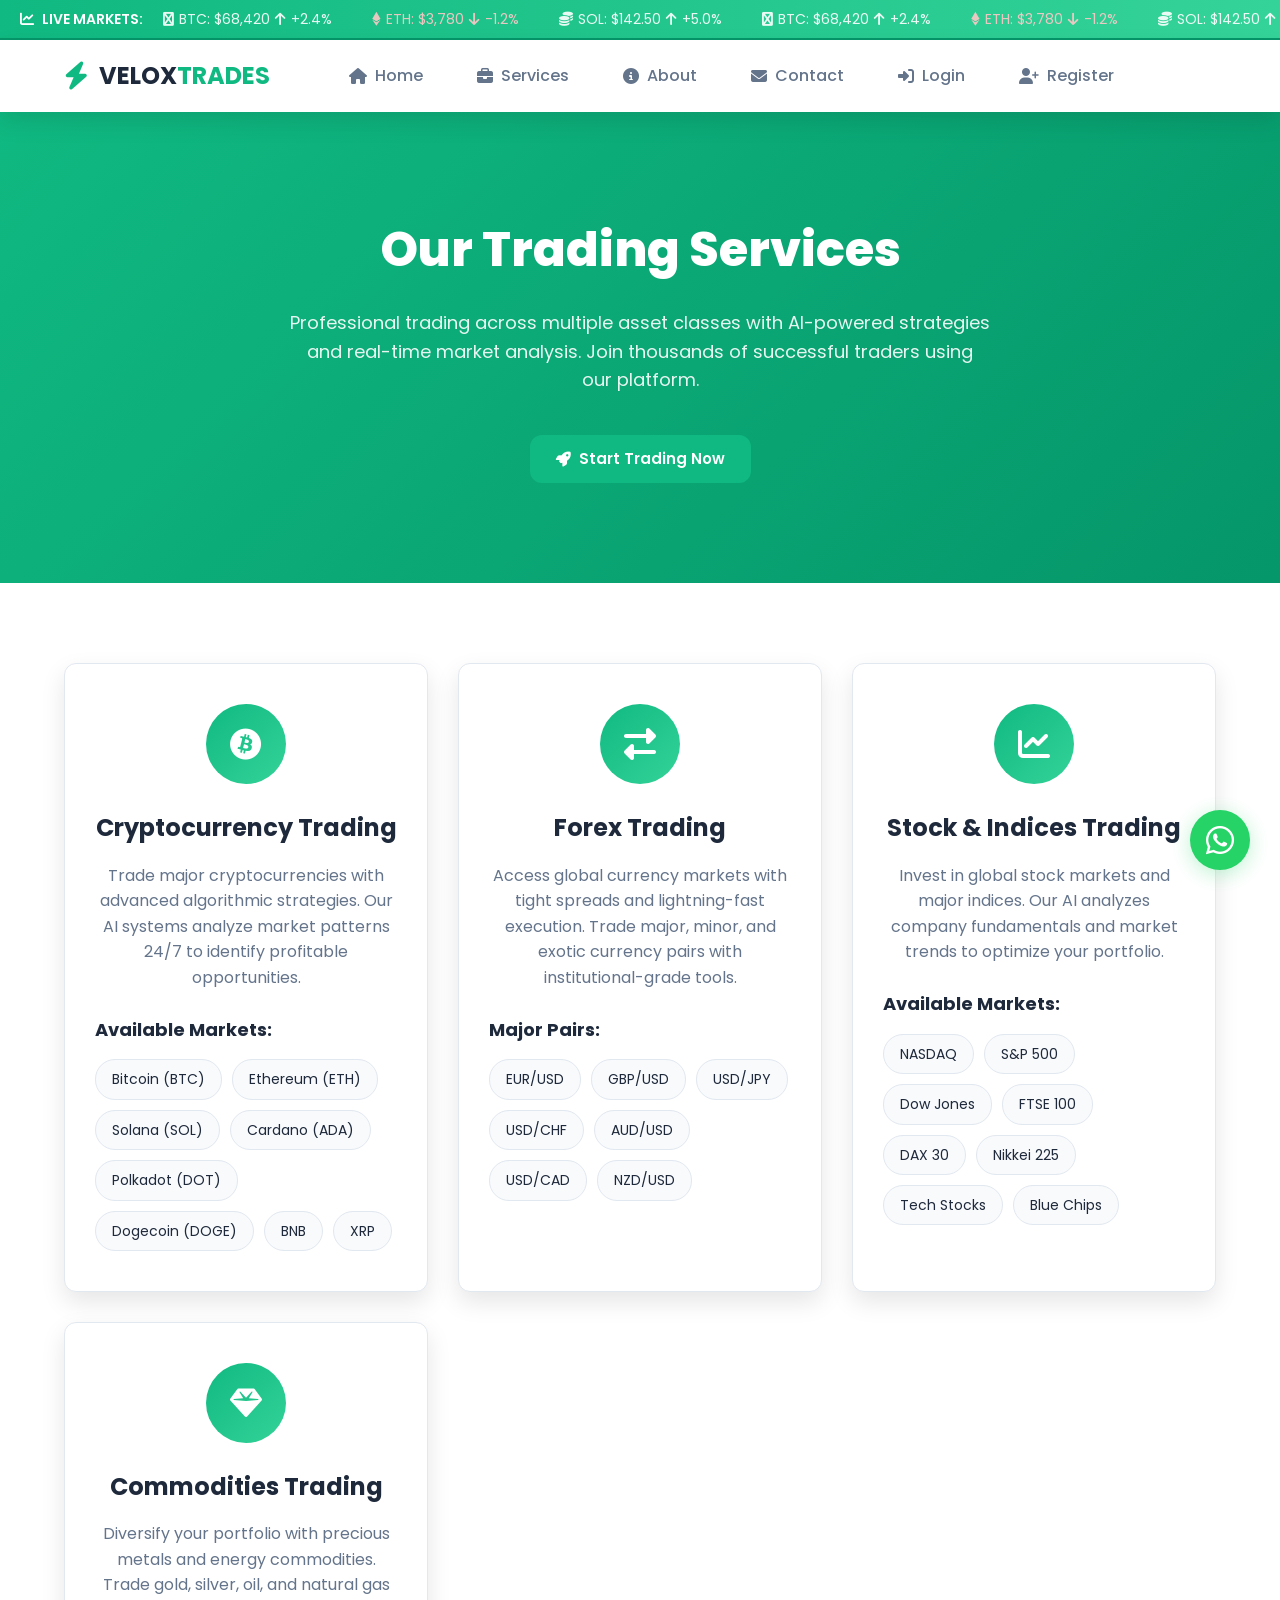
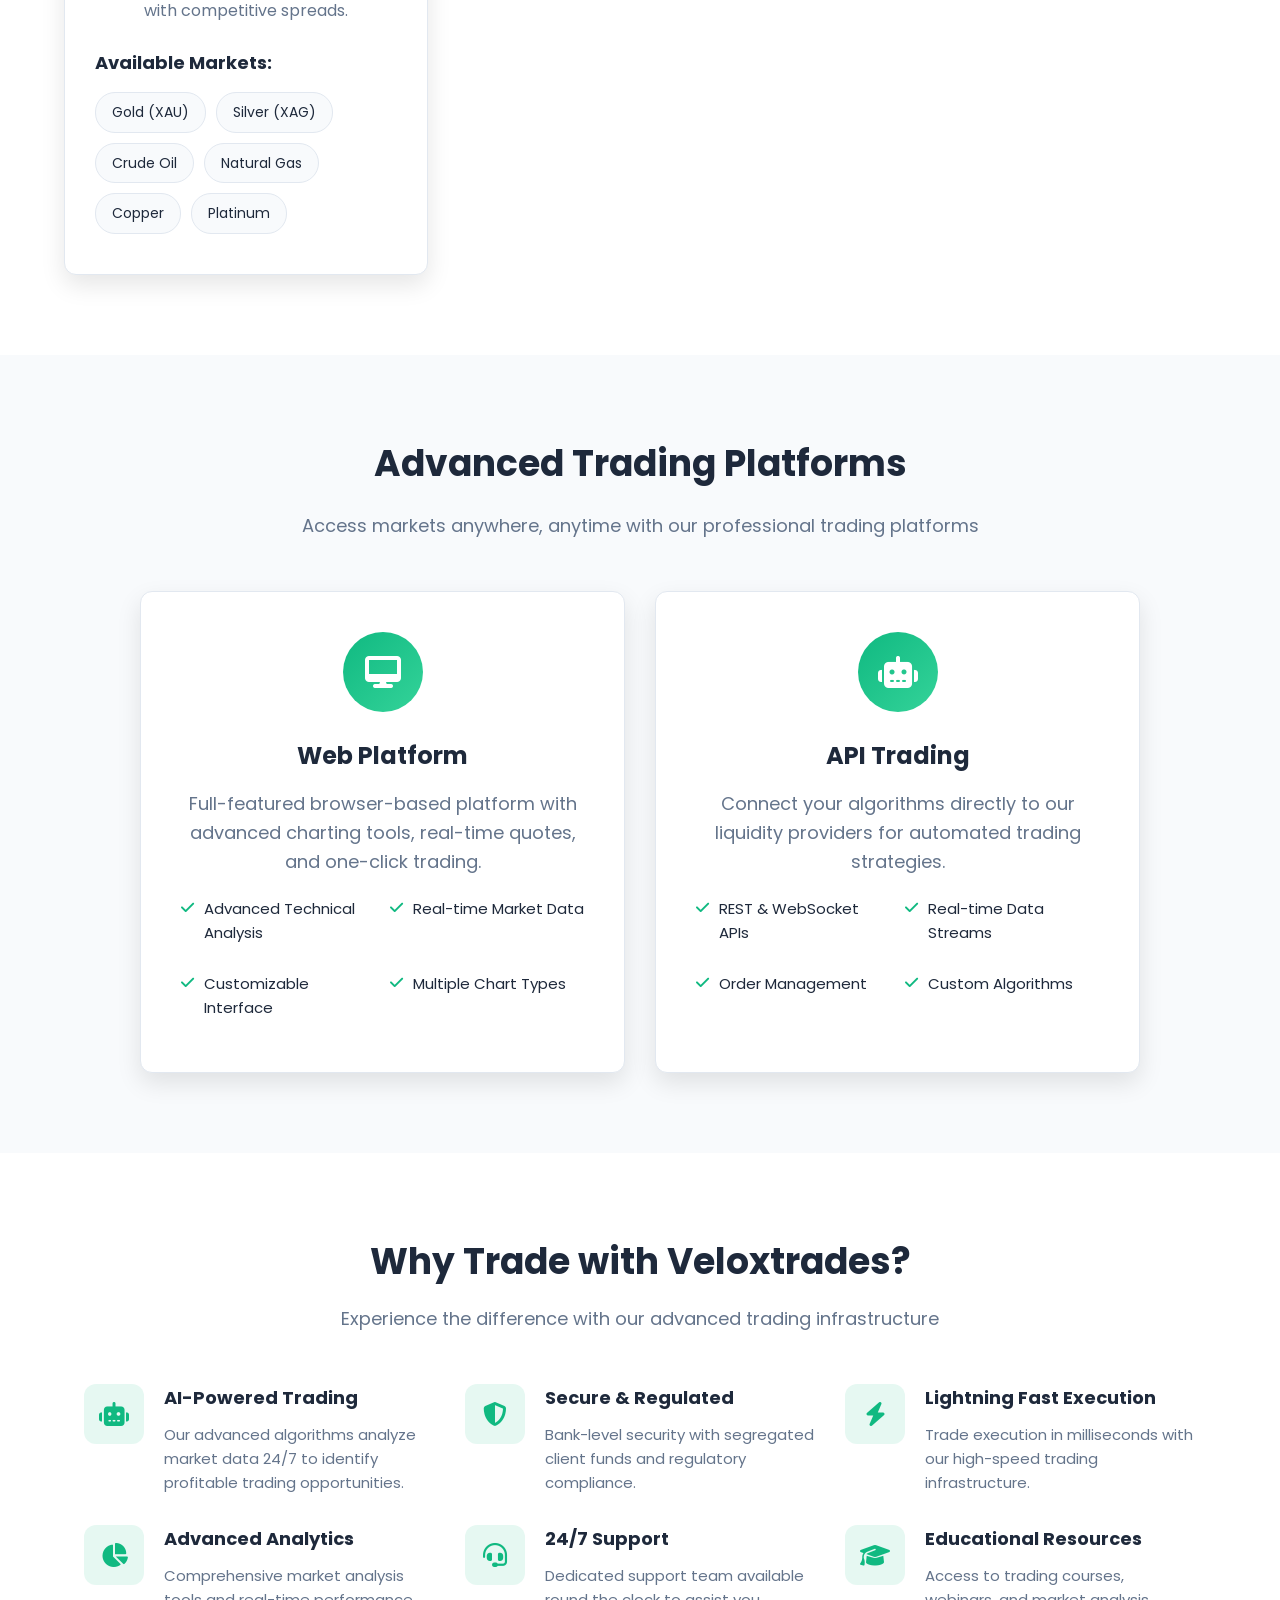
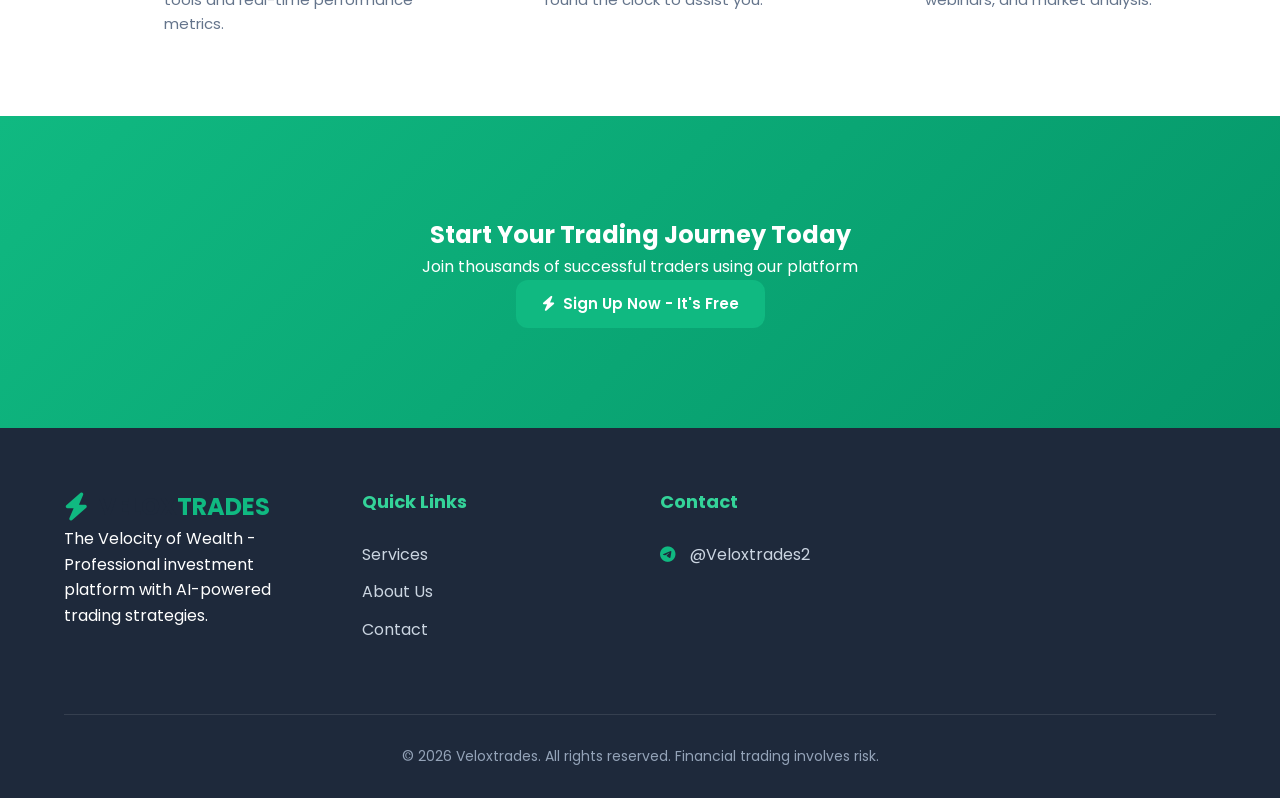
<file: services.html>
<!DOCTYPE html>
<html lang="en">
<head>
    <meta charset="UTF-8">
    <meta name="viewport" content="width=device-width, initial-scale=1.0">
    <title>Our Services - Veloxtrades</title>
    <link rel="stylesheet" href="css/style.css">
    <link rel="stylesheet" href="https://cdnjs.cloudflare.com/ajax/libs/font-awesome/6.4.0/css/all.min.css">
    <link href="https://fonts.googleapis.com/css2?family=Poppins:wght@300;400;500;600;700&display=swap" rel="stylesheet">
    <link rel="icon" type="image/png" href="https://i.imgur.com/tnnJPyX.png">

    <style>
        /* [Keep all your existing styles exactly as they are] */
    </style>
</head>
<body data-page="services" data-test-connection="true">
    <!-- Live Crypto Ticker -->
    <div class="ticker-container">
        <div class="ticker-content">
            <span class="ticker-label"><i class="fas fa-chart-line"></i> LIVE MARKETS:</span>
            <div class="ticker-items">
                <span class="ticker-item positive"><i class="fas fa-bitcoin"></i> BTC: $68,420 <i class="fas fa-arrow-up"></i> +2.4%</span>
                <span class="ticker-item negative"><i class="fab fa-ethereum"></i> ETH: $3,780 <i class="fas fa-arrow-down"></i> -1.2%</span>
                <span class="ticker-item positive"><i class="fas fa-coins"></i> SOL: $142.50 <i class="fas fa-arrow-up"></i> +5.0%</span>
            </div>
        </div>
    </div>

    <!-- Header/Navigation -->
    <header class="header">
        <nav class="navbar">
            <div class="logo">
                <i class="fas fa-bolt"></i>
                <span class="logo-text">VELOX<span class="logo-highlight">TRADES</span></span>
            </div>
            <ul class="nav-menu">
                <li class="nav-item"><a href="#" data-nav="home"><i class="fas fa-home"></i> Home</a></li>
                <li class="nav-item active"><a href="#" data-nav="services"><i class="fas fa-briefcase"></i> Services</a></li>
                <li class="nav-item"><a href="#" data-nav="about"><i class="fas fa-info-circle"></i> About</a></li>
                <li class="nav-item"><a href="#" data-nav="contact"><i class="fas fa-envelope"></i> Contact</a></li>
                <li class="nav-item"><a href="#" data-nav="login" data-auth="false" data-hide-when-auth="true"><i class="fas fa-sign-in-alt"></i> Login</a></li>
                <li class="nav-item"><a href="#" data-nav="register" data-auth="false" data-hide-when-auth="true"><i class="fas fa-user-plus"></i> Register</a></li>
                <li class="nav-item"><a href="#" data-nav="dashboard" data-auth="true"><i class="fas fa-chart-line"></i> Dashboard</a></li>
                <li class="nav-item"><span id="userDisplay" class="user-name" style="display: none;"></span></li>
                <li class="nav-item"><a href="#" onclick="Veloxtrades.logout()" data-auth="true"><i class="fas fa-sign-out-alt"></i> Logout</a></li>
            </ul>

            <div class="hamburger">
                <span class="bar"></span>
                <span class="bar"></span>
                <span class="bar"></span>
            </div>
        </nav>
    </header>

    <!-- Services Hero -->
    <section class="services-hero">
        <div class="container">
            <h1>Our Trading Services</h1>
            <p>Professional trading across multiple asset classes with AI-powered strategies and real-time market analysis. Join thousands of successful traders using our platform.</p>
            <a href="#" data-nav="register" class="btn btn-primary">
                <i class="fas fa-rocket"></i> Start Trading Now
            </a>
        </div>
    </section>

    <!-- Services Grid -->
    <section class="services-grid">
        <div class="service-card">
            <div class="service-icon">
                <i class="fab fa-bitcoin"></i>
            </div>
            <h3>Cryptocurrency Trading</h3>
            <p>Trade major cryptocurrencies with advanced algorithmic strategies. Our AI systems analyze market patterns 24/7 to identify profitable opportunities.</p>
            <div class="market-list">
                <h4>Available Markets:</h4>
                <div class="market-items">
                    <span class="market-item">Bitcoin (BTC)</span>
                    <span class="market-item">Ethereum (ETH)</span>
                    <span class="market-item">Solana (SOL)</span>
                    <span class="market-item">Cardano (ADA)</span>
                    <span class="market-item">Polkadot (DOT)</span>
                    <span class="market-item">Dogecoin (DOGE)</span>
                    <span class="market-item">BNB</span>
                    <span class="market-item">XRP</span>
                </div>
            </div>
        </div>

        <div class="service-card">
            <div class="service-icon">
                <i class="fas fa-exchange-alt"></i>
            </div>
            <h3>Forex Trading</h3>
            <p>Access global currency markets with tight spreads and lightning-fast execution. Trade major, minor, and exotic currency pairs with institutional-grade tools.</p>
            <div class="market-list">
                <h4>Major Pairs:</h4>
                <div class="market-items">
                    <span class="market-item">EUR/USD</span>
                    <span class="market-item">GBP/USD</span>
                    <span class="market-item">USD/JPY</span>
                    <span class="market-item">USD/CHF</span>
                    <span class="market-item">AUD/USD</span>
                    <span class="market-item">USD/CAD</span>
                    <span class="market-item">NZD/USD</span>
                </div>
            </div>
        </div>

        <div class="service-card">
            <div class="service-icon">
                <i class="fas fa-chart-line"></i>
            </div>
            <h3>Stock & Indices Trading</h3>
            <p>Invest in global stock markets and major indices. Our AI analyzes company fundamentals and market trends to optimize your portfolio.</p>
            <div class="market-list">
                <h4>Available Markets:</h4>
                <div class="market-items">
                    <span class="market-item">NASDAQ</span>
                    <span class="market-item">S&P 500</span>
                    <span class="market-item">Dow Jones</span>
                    <span class="market-item">FTSE 100</span>
                    <span class="market-item">DAX 30</span>
                    <span class="market-item">Nikkei 225</span>
                    <span class="market-item">Tech Stocks</span>
                    <span class="market-item">Blue Chips</span>
                </div>
            </div>
        </div>

        <div class="service-card">
            <div class="service-icon">
                <i class="fas fa-gem"></i>
            </div>
            <h3>Commodities Trading</h3>
            <p>Diversify your portfolio with precious metals and energy commodities. Trade gold, silver, oil, and natural gas with competitive spreads.</p>
            <div class="market-list">
                <h4>Available Markets:</h4>
                <div class="market-items">
                    <span class="market-item">Gold (XAU)</span>
                    <span class="market-item">Silver (XAG)</span>
                    <span class="market-item">Crude Oil</span>
                    <span class="market-item">Natural Gas</span>
                    <span class="market-item">Copper</span>
                    <span class="market-item">Platinum</span>
                </div>
            </div>
        </div>
    </section>

    <!-- Trading Platforms -->
    <section class="trading-platforms">
        <div class="container">
            <h2>Advanced Trading Platforms</h2>
            <p>Access markets anywhere, anytime with our professional trading platforms</p>

            <div class="platforms-grid">
                <div class="platform-card">
                    <div class="service-icon">
                        <i class="fas fa-desktop"></i>
                    </div>
                    <h3>Web Platform</h3>
                    <p>Full-featured browser-based platform with advanced charting tools, real-time quotes, and one-click trading.</p>
                    <ul class="features-list">
                        <li><i class="fas fa-check"></i> Advanced Technical Analysis</li>
                        <li><i class="fas fa-check"></i> Real-time Market Data</li>
                        <li><i class="fas fa-check"></i> Customizable Interface</li>
                        <li><i class="fas fa-check"></i> Multiple Chart Types</li>
                    </ul>
                </div>


                <div class="platform-card">
                    <div class="service-icon">
                        <i class="fas fa-robot"></i>
                    </div>
                    <h3>API Trading</h3>
                    <p>Connect your algorithms directly to our liquidity providers for automated trading strategies.</p>
                    <ul class="features-list">
                        <li><i class="fas fa-check"></i> REST & WebSocket APIs</li>
                        <li><i class="fas fa-check"></i> Real-time Data Streams</li>
                        <li><i class="fas fa-check"></i> Order Management</li>
                        <li><i class="fas fa-check"></i> Custom Algorithms</li>
                    </ul>
                </div>
            </div>
        </div>
    </section>

    <!-- Features Section -->
    <section class="features-section">
        <div class="container">
            <h2>Why Trade with Veloxtrades?</h2>
            <p>Experience the difference with our advanced trading infrastructure</p>

            <div class="features-grid">
                <div class="feature-item">
                    <div class="feature-icon">
                        <i class="fas fa-robot"></i>
                    </div>
                    <div class="feature-content">
                        <h4>AI-Powered Trading</h4>
                        <p>Our advanced algorithms analyze market data 24/7 to identify profitable trading opportunities.</p>
                    </div>
                </div>

                <div class="feature-item">
                    <div class="feature-icon">
                        <i class="fas fa-shield-alt"></i>
                    </div>
                    <div class="feature-content">
                        <h4>Secure & Regulated</h4>
                        <p>Bank-level security with segregated client funds and regulatory compliance.</p>
                    </div>
                </div>

                <div class="feature-item">
                    <div class="feature-icon">
                        <i class="fas fa-bolt"></i>
                    </div>
                    <div class="feature-content">
                        <h4>Lightning Fast Execution</h4>
                        <p>Trade execution in milliseconds with our high-speed trading infrastructure.</p>
                    </div>
                </div>

                <div class="feature-item">
                    <div class="feature-icon">
                        <i class="fas fa-chart-pie"></i>
                    </div>
                    <div class="feature-content">
                        <h4>Advanced Analytics</h4>
                        <p>Comprehensive market analysis tools and real-time performance metrics.</p>
                    </div>
                </div>

                <div class="feature-item">
                    <div class="feature-icon">
                        <i class="fas fa-headset"></i>
                    </div>
                    <div class="feature-content">
                        <h4>24/7 Support</h4>
                        <p>Dedicated support team available round the clock to assist you.</p>
                    </div>
                </div>

                <div class="feature-item">
                    <div class="feature-icon">
                        <i class="fas fa-graduation-cap"></i>
                    </div>
                    <div class="feature-content">
                        <h4>Educational Resources</h4>
                        <p>Access to trading courses, webinars, and market analysis.</p>
                    </div>
                </div>
            </div>
        </div>
    </section>

    <!-- CTA Section -->
    <section class="cta-section">
        <div class="container">
            <h2>Start Your Trading Journey Today</h2>
            <p>Join thousands of successful traders using our platform</p>
            <a href="#" data-nav="register" class="btn btn-primary">
                <i class="fas fa-bolt"></i> Sign Up Now - It's Free
            </a>
        </div>
    </section>
<!-- Footer -->
<footer class="footer">
    <div class="footer-content">
        <div class="footer-section">
            <div class="logo">
                <i class="fas fa-bolt"></i>
                <span class="logo-text">VELOX<span class="logo-highlight">TRADES</span></span>
            </div>
            <p>The Velocity of Wealth - Professional investment platform with AI-powered trading strategies.</p>
        </div>
        <div class="footer-section">
            <h3>Quick Links</h3>
            <ul>
                <li><a href="services.html">Services</a></li>
                <li><a href="about.html">About Us</a></li>
                <li><a href="contact.html">Contact</a></li>
            </ul>
        </div>
        <div class="footer-section">
            <h3>Contact</h3>
            <ul>
                <li><i class="fab fa-telegram"></i> <a href="https://t.me/Veloxtrades2" target="_blank" rel="noopener noreferrer">@Veloxtrades2</a></li>
            </ul>
        </div>
    </div>
    <div class="footer-bottom">
        <p>&copy; 2026 Veloxtrades. All rights reserved. Financial trading involves risk.</p>
    </div>
</footer>

    <!-- WhatsApp Floating Button -->
    <a href="https://wa.me/1234567890" class="whatsapp-float" target="_blank">
        <i class="fab fa-whatsapp"></i>
    </a>

    <script src="js/config.js"></script>
    <script src="js/script.js"></script>
</body>
</html>
</file>
<file: css/style.css>
/* CSS Reset and Base Styles */
* {
    margin: 0;
    padding: 0;
    box-sizing: border-box;
}
/* Floating Support Button */
.floating-support {
    position: fixed;
    bottom: 30px;
    right: 30px;
    background: linear-gradient(135deg, #2e7d32, #1b5e20);
    color: white;
    width: 60px;
    height: 60px;
    border-radius: 50%;
    display: flex;
    align-items: center;
    justify-content: center;
    font-size: 28px;
    cursor: pointer;
    box-shadow: 0 4px 15px rgba(46, 125, 50, 0.4);
    transition: all 0.3s ease;
    z-index: 9999;
    animation: pulseGreen 2s infinite;
}

.floating-support:hover {
    transform: scale(1.1);
    background: linear-gradient(135deg, #388e3c, #2e7d32);
    box-shadow: 0 6px 20px rgba(46, 125, 50, 0.6);
}

.floating-support .tooltip {
    position: absolute;
    right: 70px;
    background: rgba(0, 0, 0, 0.8);
    color: white;
    padding: 8px 15px;
    border-radius: 8px;
    font-size: 14px;
    font-weight: 500;
    white-space: nowrap;
    opacity: 0;
    visibility: hidden;
    transition: all 0.3s ease;
    pointer-events: none;
}

.floating-support .tooltip::before {
    content: '';
    position: absolute;
    right: -8px;
    top: 50%;
    transform: translateY(-50%);
    border-width: 5px;
    border-style: solid;
    border-color: transparent transparent transparent rgba(0, 0, 0, 0.8);
}

.floating-support:hover .tooltip {
    opacity: 1;
    visibility: visible;
}

/* Support Modal */
.support-modal {
    position: fixed;
    bottom: 110px;
    right: 30px;
    width: 350px;
    background: white;
    border-radius: 20px;
    box-shadow: 0 20px 40px rgba(0, 0, 0, 0.2);
    z-index: 9998;
    display: none;
    flex-direction: column;
    overflow: hidden;
    animation: slideIn 0.3s ease;
}

.support-modal.show {
    display: flex;
}

.support-modal-header {
    background: linear-gradient(135deg, #2e7d32, #1b5e20);
    color: white;
    padding: 15px 20px;
    display: flex;
    justify-content: space-between;
    align-items: center;
}

.support-modal-header h3 {
    margin: 0;
    font-size: 1.1rem;
    display: flex;
    align-items: center;
    gap: 8px;
}

.close-modal {
    background: none;
    border: none;
    color: white;
    font-size: 24px;
    cursor: pointer;
    padding: 0;
    line-height: 1;
}

.close-modal:hover {
    opacity: 0.8;
}

.support-modal-body {
    padding: 20px;
    max-height: 400px;
    overflow-y: auto;
}

.support-message {
    display: flex;
    align-items: flex-start;
    gap: 10px;
    margin-bottom: 20px;
    background: #f5f5f5;
    padding: 12px;
    border-radius: 12px;
}

.support-message i {
    font-size: 20px;
    color: #2e7d32;
}

.support-message p {
    margin: 0;
    font-size: 0.9rem;
    color: #333;
    line-height: 1.5;
}

.support-options {
    display: flex;
    flex-direction: column;
    gap: 10px;
    margin-bottom: 20px;
}

.support-question {
    background: #f0f7f0;
    border: 1px solid #2e7d32;
    color: #2e7d32;
    padding: 10px 15px;
    border-radius: 25px;
    cursor: pointer;
    font-size: 0.9rem;
    transition: all 0.3s ease;
    text-align: left;
}

.support-question:hover {
    background: #2e7d32;
    color: white;
}

.support-response {
    background: #e8f5e9;
    padding: 12px;
    border-radius: 12px;
    display: none;
    margin-top: 10px;
}

.support-response.show {
    display: block;
}

.support-response p {
    margin: 0 0 10px 0;
    font-size: 0.9rem;
    line-height: 1.6;
    color: #1a2e1a;
}

.support-response a {
    color: #2e7d32;
    text-decoration: none;
    font-weight: 600;
}

.support-response a:hover {
    text-decoration: underline;
}

.support-modal-footer {
    padding: 12px 20px;
    background: #f9f9f9;
    border-top: 1px solid #eee;
    text-align: center;
    font-size: 0.8rem;
}

.support-modal-footer a {
    color: #2e7d32;
    text-decoration: none;
    font-weight: 600;
}

.support-modal-footer a:hover {
    text-decoration: underline;
}

@keyframes pulseGreen {
    0% {
        box-shadow: 0 4px 15px rgba(46, 125, 50, 0.4);
        transform: scale(1);
    }
    50% {
        box-shadow: 0 4px 25px rgba(46, 125, 50, 0.8);
        transform: scale(1.05);
    }
    100% {
        box-shadow: 0 4px 15px rgba(46, 125, 50, 0.4);
        transform: scale(1);
    }
}

@keyframes slideIn {
    from {
        opacity: 0;
        transform: translateY(20px);
    }
    to {
        opacity: 1;
        transform: translateY(0);
    }
}

/* Responsive */
@media (max-width: 768px) {
    .floating-support {
        width: 50px;
        height: 50px;
        font-size: 24px;
        bottom: 20px;
        right: 20px;
    }
    
    .support-modal {
        width: calc(100% - 40px);
        right: 20px;
        bottom: 90px;
    }
    
    .floating-support .tooltip {
        display: none;
    }
}
:root {
    --white: #ffffff;
    --white-dark: #f8fafc;
    --green-primary: #10b981;
    --green-light: #34d399;
    --green-dark: #059669;
    --text-dark: #1e293b;
    --text-gray: #64748b;
    --text-light: #94a3b8;
    --border-color: #e2e8f0;
    --shadow: 0 10px 25px rgba(0, 0, 0, 0.1);
    --shadow-lg: 0 20px 40px rgba(0, 0, 0, 0.15);
    --border-radius: 12px;
    --transition: all 0.3s ease;
    --red: #ef4444;
}
/* Floating Telegram Button */
.floating-telegram {
    position: fixed;
    bottom: 30px;
    left: 30px;
    background: linear-gradient(135deg, #0088cc, #004d66);
    color: white;
    width: 60px;
    height: 60px;
    border-radius: 50%;
    display: flex;
    align-items: center;
    justify-content: center;
    font-size: 28px;
    text-decoration: none;
    box-shadow: 0 4px 15px rgba(0, 136, 204, 0.4);
    transition: all 0.3s ease;
    z-index: 9999;
    animation: pulse 2s infinite;
}

.floating-telegram:hover {
    transform: scale(1.1);
    background: linear-gradient(135deg, #0099e6, #006699);
    box-shadow: 0 6px 20px rgba(0, 136, 204, 0.6);
}

.floating-telegram i {
    transition: transform 0.3s ease;
}

.floating-telegram:hover i {
    transform: translateY(-2px);
}

/* Tooltip */
.floating-telegram .tooltip {
    position: absolute;
    left: 70px;
    background: rgba(0, 0, 0, 0.8);
    color: white;
    padding: 8px 15px;
    border-radius: 8px;
    font-size: 14px;
    font-weight: 500;
    white-space: nowrap;
    opacity: 0;
    visibility: hidden;
    transition: all 0.3s ease;
    pointer-events: none;
    z-index: 10000;
    font-family: inherit;
}

.floating-telegram .tooltip::before {
    content: '';
    position: absolute;
    left: -8px;
    top: 50%;
    transform: translateY(-50%);
    border-width: 5px;
    border-style: solid;
    border-color: transparent rgba(0, 0, 0, 0.8) transparent transparent;
}

.floating-telegram:hover .tooltip {
    opacity: 1;
    visibility: visible;
}

/* Pulse Animation */
@keyframes pulse {
    0% {
        box-shadow: 0 4px 15px rgba(0, 136, 204, 0.4);
        transform: scale(1);
    }
    50% {
        box-shadow: 0 4px 25px rgba(0, 136, 204, 0.8);
        transform: scale(1.05);
    }
    100% {
        box-shadow: 0 4px 15px rgba(0, 136, 204, 0.4);
        transform: scale(1);
    }
}

/* Responsive Adjustments */
@media (max-width: 768px) {
    .floating-telegram {
        width: 50px;
        height: 50px;
        font-size: 24px;
        bottom: 20px;
        left: 20px;
    }
    
    .floating-telegram .tooltip {
        font-size: 12px;
        padding: 6px 12px;
        left: 60px;
    }
}

/* If you want it to hide on mobile, uncomment below */
/*
@media (max-width: 480px) {
    .floating-telegram {
        width: 45px;
        height: 45px;
        font-size: 22px;
        bottom: 15px;
        left: 15px;
    }
}
*/
body {
    font-family: 'Poppins', sans-serif;
    line-height: 1.6;
    color: var(--text-dark);
    background-color: var(--white);
    overflow-x: hidden;
}

/* Live Crypto Ticker */
.ticker-container {
    background: linear-gradient(90deg, var(--green-primary), var(--green-light));
    color: var(--white);
    padding: 8px 0;
    overflow: hidden;
    position: relative;
    border-bottom: 2px solid var(--green-dark);
}

.ticker-content {
    display: flex;
    align-items: center;
    padding: 0 20px;
    gap: 20px;
}

.ticker-label {
    font-weight: 600;
    font-size: 14px;
    display: flex;
    align-items: center;
    gap: 8px;
    white-space: nowrap;
}

.ticker-items {
    display: flex;
    gap: 40px;
    animation: tickerScroll 30s linear infinite;
    white-space: nowrap;
}

.ticker-item {
    font-size: 14px;
    display: flex;
    align-items: center;
    gap: 5px;
}

.ticker-item.positive {
    color: rgba(255, 255, 255, 0.9);
}

.ticker-item.negative {
    color: rgba(255, 200, 200, 0.9);
}

@keyframes tickerScroll {
    0% { transform: translateX(100%); }
    100% { transform: translateX(-100%); }
}

/* Header Styles */
.header {
    background-color: var(--white);
    box-shadow: var(--shadow);
    position: sticky;
    top: 0;
    z-index: 1000;
}

.navbar {
    display: flex;
    justify-content: space-between;
    align-items: center;
    padding: 15px 5%;
    max-width: 1400px;
    margin: 0 auto;
}

.logo {
    display: flex;
    align-items: center;
    gap: 10px;
    font-size: 24px;
    font-weight: 700;
    color: var(--text-dark);
}

.logo i {
    color: var(--green-primary);
    font-size: 28px;
}

.logo-highlight {
    color: var(--green-primary);
}

.nav-menu {
    display: flex;
    list-style: none;
    gap: 30px;
}

.nav-item a {
    text-decoration: none;
    color: var(--text-gray);
    font-weight: 500;
    font-size: 16px;
    display: flex;
    align-items: center;
    gap: 8px;
    transition: var(--transition);
    padding: 8px 12px;
    border-radius: var(--border-radius);
}

.nav-item a:hover {
    color: var(--green-primary);
    background-color: rgba(16, 185, 129, 0.1);
}

.nav-item.active a {
    color: var(--green-primary);
    background-color: rgba(16, 185, 129, 0.1);
}

.auth-buttons {
    display: flex;
    gap: 15px;
    align-items: center;
}

.btn {
    padding: 10px 24px;
    border-radius: var(--border-radius);
    font-weight: 600;
    text-decoration: none;
    display: inline-flex;
    align-items: center;
    gap: 8px;
    transition: var(--transition);
    cursor: pointer;
    border: none;
    font-size: 15px;
}

.btn-login {
    background-color: transparent;
    color: var(--text-dark);
    border: 2px solid var(--green-primary);
}

.btn-login:hover {
    background-color: var(--green-primary);
    color: var(--white);
    transform: translateY(-2px);
}

.btn-primary {
    background-color: var(--green-primary);
    color: var(--white);
    border: 2px solid var(--green-primary);
}

.btn-primary:hover {
    background-color: var(--green-dark);
    border-color: var(--green-dark);
    transform: translateY(-2px);
    box-shadow: 0 5px 15px rgba(16, 185, 129, 0.3);
}

.btn-outline {
    background-color: transparent;
    color: var(--green-primary);
    border: 2px solid var(--green-primary);
}

.btn-outline:hover {
    background-color: var(--green-primary);
    color: var(--white);
    transform: translateY(-2px);
}

.btn-large {
    padding: 14px 32px;
    font-size: 16px;
}

.btn-xlarge {
    padding: 18px 40px;
    font-size: 18px;
    font-weight: 700;
}

.hamburger {
    display: none;
    flex-direction: column;
    cursor: pointer;
    gap: 4px;
}

.hamburger .bar {
    width: 25px;
    height: 3px;
    background-color: var(--text-dark);
    border-radius: 2px;
    transition: var(--transition);
}

/* Hero Section */
.hero {
    padding: 80px 5%;
    max-width: 1400px;
    margin: 0 auto;
    display: grid;
    grid-template-columns: 1fr 1fr;
    gap: 60px;
    align-items: center;
}

.hero-content {
    animation: fadeInUp 0.8s ease;
}

.hero-title {
    font-size: 48px;
    font-weight: 800;
    color: var(--text-dark);
    margin-bottom: 20px;
    line-height: 1.2;
}

.hero-title span {
    color: var(--green-primary);
}

.hero-subtitle {
    font-size: 18px;
    color: var(--text-gray);
    margin-bottom: 40px;
    line-height: 1.6;
}

.hero-stats {
    display: grid;
    grid-template-columns: repeat(4, 1fr);
    gap: 20px;
    margin-bottom: 40px;
}

.stat {
    text-align: center;
    padding: 20px;
    background-color: var(--white-dark);
    border-radius: var(--border-radius);
    transition: var(--transition);
    border: 1px solid var(--border-color);
}

.stat:hover {
    transform: translateY(-5px);
    box-shadow: var(--shadow);
    border-color: var(--green-primary);
}

.stat h3 {
    font-size: 32px;
    color: var(--green-primary);
    margin-bottom: 5px;
}

.stat p {
    color: var(--text-gray);
    font-size: 14px;
}

.hero-buttons {
    display: flex;
    gap: 20px;
    flex-wrap: wrap;
}

.hero-image {
    position: relative;
}

.floating-cards {
    display: flex;
    flex-direction: column;
    gap: 20px;
    animation: float 6s ease-in-out infinite;
}

.card {
    padding: 20px;
    border-radius: var(--border-radius);
    display: flex;
    align-items: center;
    gap: 15px;
    color: var(--white);
    font-weight: 600;
    box-shadow: var(--shadow);
    transition: var(--transition);
}

.card:hover {
    transform: translateY(-5px);
}

.card.bitcoin {
    background: linear-gradient(135deg, #f7931a, #f9a52c);
    align-self: flex-start;
}

.card.ethereum {
    background: linear-gradient(135deg, #627eea, #8294e9);
    align-self: center;
}

.card.stock {
    background: linear-gradient(135deg, var(--green-primary), var(--green-light));
    align-self: flex-end;
}

.card i {
    font-size: 32px;
}

@keyframes float {
    0%, 100% { transform: translateY(0); }
    50% { transform: translateY(-20px); }
}

@keyframes fadeInUp {
    from {
        opacity: 0;
        transform: translateY(30px);
    }
    to {
        opacity: 1;
        transform: translateY(0);
    }
}

/* Investment Plans Preview */
.plans-preview {
    padding: 80px 5%;
    background-color: var(--white-dark);
}

.section-header {
    text-align: center;
    margin-bottom: 50px;
}

.section-header h2 {
    font-size: 36px;
    color: var(--text-dark);
    margin-bottom: 15px;
}

.section-header p {
    color: var(--text-gray);
    font-size: 18px;
    max-width: 600px;
    margin: 0 auto;
}

.plans-container {
    display: grid;
    grid-template-columns: repeat(3, 1fr);
    gap: 30px;
    max-width: 1200px;
    margin: 0 auto;
}

.plan-card {
    background-color: var(--white);
    border-radius: var(--border-radius);
    padding: 30px;
    box-shadow: var(--shadow);
    transition: var(--transition);
    position: relative;
    border: 1px solid var(--border-color);
}

.plan-card:hover {
    transform: translateY(-10px);
    box-shadow: var(--shadow-lg);
    border-color: var(--green-primary);
}

.plan-card.featured {
    border: 2px solid var(--green-primary);
    transform: scale(1.05);
}

.plan-badge {
    position: absolute;
    top: -12px;
    left: 50%;
    transform: translateX(-50%);
    background-color: var(--green-primary);
    color: var(--white);
    padding: 6px 20px;
    border-radius: 20px;
    font-size: 12px;
    font-weight: 600;
}

.plan-header {
    text-align: center;
    margin-bottom: 30px;
    padding-bottom: 20px;
    border-bottom: 1px solid var(--border-color);
}

.plan-header h3 {
    font-size: 24px;
    color: var(--text-dark);
    margin-bottom: 10px;
}

.plan-price {
    font-size: 32px;
    font-weight: 700;
    color: var(--green-primary);
}

.plan-features {
    margin-bottom: 30px;
}

.feature {
    display: flex;
    align-items: center;
    gap: 10px;
    margin-bottom: 15px;
    color: var(--text-dark);
}

.feature i {
    color: var(--green-primary);
}

.plan-roi {
    text-align: center;
    margin-bottom: 25px;
    padding: 15px;
    background-color: rgba(16, 185, 129, 0.1);
    border-radius: var(--border-radius);
}

.roi-label {
    font-weight: 600;
    color: var(--text-dark);
}

.roi-value {
    font-weight: 700;
    font-size: 20px;
    margin-left: 10px;
    color: var(--green-primary);
}

.plan-btn {
    width: 100%;
    text-align: center;
    justify-content: center;
}

/* Live Activity Section */
.activity-section {
    padding: 80px 5%;
    max-width: 1400px;
    margin: 0 auto;
}

.activity-container {
    display: grid;
    grid-template-columns: 1fr 1fr;
    gap: 40px;
    margin-top: 40px;
}

.activity-column {
    background-color: var(--white);
    border-radius: var(--border-radius);
    padding: 30px;
    box-shadow: var(--shadow);
    border: 1px solid var(--border-color);
}

.activity-column h3 {
    color: var(--text-dark);
    margin-bottom: 25px;
    display: flex;
    align-items: center;
    gap: 10px;
}

.activity-list {
    display: flex;
    flex-direction: column;
    gap: 15px;
}

.activity-item {
    display: flex;
    justify-content: space-between;
    align-items: center;
    padding: 15px;
    background-color: var(--white-dark);
    border-radius: var(--border-radius);
    transition: var(--transition);
    border: 1px solid var(--border-color);
}

.activity-item:hover {
    background-color: rgba(16, 185, 129, 0.1);
    border-color: var(--green-primary);
}

.activity-user {
    display: flex;
    align-items: center;
    gap: 12px;
    flex: 1;
}

.activity-user i {
    font-size: 32px;
    color: var(--green-primary);
}

.activity-user strong {
    display: block;
    color: var(--text-dark);
}

.user-country {
    font-size: 12px;
    color: var(--text-gray);
    display: block;
}

.activity-amount {
    font-weight: 700;
    font-size: 18px;
    margin: 0 20px;
    flex: 0 0 80px;
    text-align: right;
}

.activity-amount.positive {
    color: var(--green-primary);
}

.activity-amount.negative {
    color: var(--red);
}

.activity-status {
    padding: 6px 15px;
    border-radius: 20px;
    font-size: 12px;
    font-weight: 600;
    flex: 0 0 100px;
    text-align: center;
}

.activity-status.completed {
    background-color: rgba(16, 185, 129, 0.1);
    color: var(--green-primary);
}

/* CTA Section */
.cta-section {
    padding: 100px 5%;
    background: linear-gradient(135deg, var(--green-primary), var(--green-dark));
    text-align: center;
    color: var(--white);
}

.cta-content h2 {
    font-size: 42px;
    margin-bottom: 20px;
    font-weight: 800;
}

.cta-content p {
    font-size: 18px;
    margin-bottom: 40px;
    opacity: 0.9;
    max-width: 600px;
    margin-left: auto;
    margin-right: auto;
}

/* Footer */
.footer {
    background-color: var(--text-dark);
    color: var(--white);
    padding: 60px 5% 30px;
}

.footer-content {
    max-width: 1400px;
    margin: 0 auto;
    display: grid;
    grid-template-columns: repeat(4, 1fr);
    gap: 40px;
}

.footer-section h3 {
    font-size: 18px;
    margin-bottom: 25px;
    color: var(--green-light);
}

.footer-section ul {
    list-style: none;
}

.footer-section ul li {
    margin-bottom: 12px;
}

.footer-section ul li a {
    color: #cbd5e1;
    text-decoration: none;
    transition: var(--transition);
}

.footer-section ul li a:hover {
    color: var(--green-light);
}

.footer-section ul li i {
    margin-right: 10px;
    color: var(--green-primary);
}

.social-links {
    display: flex;
    gap: 15px;
    margin-top: 20px;
}

.social-links a {
    display: inline-flex;
    align-items: center;
    justify-content: center;
    width: 40px;
    height: 40px;
    background-color: var(--text-gray);
    border-radius: 50%;
    color: var(--white);
    text-decoration: none;
    transition: var(--transition);
}

.social-links a:hover {
    background-color: var(--green-primary);
    transform: translateY(-3px);
}

.footer-bottom {
    text-align: center;
    margin-top: 60px;
    padding-top: 30px;
    border-top: 1px solid rgba(255, 255, 255, 0.1);
    color: #94a3b8;
    font-size: 14px;
}

/* Toast Notifications */
.toast-container {
    position: fixed;
    bottom: 20px;
    left: 20px;
    z-index: 1000;
    display: flex;
    flex-direction: column;
    gap: 10px;
}

.toast {
    background-color: var(--text-dark);
    color: var(--white);
    padding: 15px 20px;
    border-radius: var(--border-radius);
    box-shadow: var(--shadow);
    display: flex;
    align-items: center;
    gap: 15px;
    animation: slideInLeft 0.3s ease, fadeOut 0.3s ease 4.7s;
    max-width: 350px;
    border-left: 4px solid var(--green-primary);
}

.toast i {
    color: var(--green-primary);
    font-size: 20px;
}

.toast-content {
    flex: 1;
}

.toast-content strong {
    display: block;
    font-size: 14px;
    margin-bottom: 5px;
}

.toast-content span {
    font-size: 12px;
    opacity: 0.9;
}

.toast-close {
    background: none;
    border: none;
    color: var(--white);
    cursor: pointer;
    opacity: 0.7;
    transition: var(--transition);
}

.toast-close:hover {
    opacity: 1;
}

@keyframes slideInLeft {
    from {
        transform: translateX(-100%);
        opacity: 0;
    }
    to {
        transform: translateX(0);
        opacity: 1;
    }
}

@keyframes fadeOut {
    from { opacity: 1; }
    to { opacity: 0; }
}

/* WhatsApp Floating Button */
.whatsapp-float {
    position: fixed;
    bottom: 30px;
    right: 30px;
    width: 60px;
    height: 60px;
    background-color: #25D366;
    color: var(--white);
    border-radius: 50%;
    display: flex;
    align-items: center;
    justify-content: center;
    font-size: 32px;
    text-decoration: none;
    box-shadow: 0 4px 20px rgba(37, 211, 102, 0.3);
    transition: var(--transition);
    z-index: 999;
}

.whatsapp-float:hover {
    transform: scale(1.1);
    box-shadow: 0 6px 25px rgba(37, 211, 102, 0.4);
}

/* ===== INVESTMENT PLANS PAGE STYLES ===== */
.page-header {
    background: linear-gradient(135deg, var(--green-primary), var(--green-dark));
    color: var(--white);
    padding: 100px 5%;
    text-align: center;
}

.page-header h1 {
    font-size: 48px;
    margin-bottom: 15px;
    font-weight: 800;
}

.page-header p {
    font-size: 18px;
    opacity: 0.9;
    max-width: 700px;
    margin: 0 auto;
}

.container {
    max-width: 1200px;
    margin: 0 auto;
    padding: 0 20px;
}

.detailed-plans {
    padding: 80px 0;
}

.plan-detail-card {
    background: var(--white);
    border-radius: var(--border-radius);
    padding: 50px 40px;
    box-shadow: var(--shadow);
    margin-bottom: 40px;
    position: relative;
    border: 2px solid var(--border-color);
    transition: var(--transition);
}

.plan-detail-card:hover {
    transform: translateY(-5px);
    box-shadow: var(--shadow-lg);
    border-color: var(--green-primary);
}

.plan-detail-card.premium {
    border-color: var(--green-primary);
}

.plan-detail-card.vip {
    border-color: #f59e0b;
}

.plan-detail-card.featured {
    transform: scale(1.02);
    border-color: var(--green-primary);
}

.plan-badge {
    position: absolute;
    top: -15px;
    left: 50%;
    transform: translateX(-50%);
    background: linear-gradient(135deg, var(--green-primary), var(--green-light));
    color: var(--white);
    padding: 10px 30px;
    border-radius: 25px;
    font-weight: 600;
    font-size: 14px;
    z-index: 1;
}

.plan-header {
    text-align: center;
    margin-bottom: 40px;
    padding-bottom: 25px;
    border-bottom: 1px solid var(--border-color);
}

.plan-header h2 {
    font-size: 32px;
    color: var(--text-dark);
    margin-bottom: 15px;
    display: flex;
    align-items: center;
    justify-content: center;
    gap: 15px;
}

.plan-price-range {
    font-size: 28px;
    font-weight: 700;
    color: var(--green-primary);
}

.plan-stats {
    display: grid;
    grid-template-columns: repeat(3, 1fr);
    gap: 30px;
    margin-bottom: 40px;
    padding: 30px;
    background: var(--white-dark);
    border-radius: var(--border-radius);
}

.stat {
    text-align: center;
    padding: 20px;
    background: var(--white);
    border-radius: var(--border-radius);
    border: 1px solid var(--border-color);
}

.stat-label {
    display: block;
    color: var(--text-gray);
    font-size: 14px;
    margin-bottom: 8px;
    font-weight: 500;
}

.stat-value {
    display: block;
    font-size: 24px;
    font-weight: 700;
}

.stat-value.positive {
    color: var(--green-primary);
}

.plan-description {
    margin-bottom: 40px;
}

.plan-description h3 {
    color: var(--text-dark);
    font-size: 22px;
    margin-bottom: 20px;
}

.plan-description p {
    color: var(--text-gray);
    line-height: 1.6;
    margin-bottom: 25px;
    font-size: 16px;
}

.features-list {
    list-style: none;
    display: grid;
    grid-template-columns: repeat(2, 1fr);
    gap: 15px;
}

.features-list li {
    display: flex;
    align-items: flex-start;
    gap: 12px;
    color: var(--text-dark);
    font-size: 15px;
}

.features-list li i {
    color: var(--green-primary);
    margin-top: 3px;
    flex-shrink: 0;
}

.plan-cta {
    text-align: center;
}

/* ROI Calculator */
.roi-calculator {
    padding: 80px 0;
    background: var(--white-dark);
}

.roi-calculator h2 {
    text-align: center;
    color: var(--text-dark);
    font-size: 36px;
    margin-bottom: 15px;
}

.roi-calculator p {
    text-align: center;
    color: var(--text-gray);
    margin-bottom: 50px;
    font-size: 18px;
}

.calculator {
    display: grid;
    grid-template-columns: 1fr 1fr;
    gap: 50px;
    background: var(--white);
    padding: 40px;
    border-radius: var(--border-radius);
    box-shadow: var(--shadow);
}

.calculator-inputs {
    display: flex;
    flex-direction: column;
    gap: 30px;
}

.input-group {
    display: flex;
    flex-direction: column;
    gap: 15px;
}

.input-group label {
    font-weight: 600;
    color: var(--text-dark);
    font-size: 16px;
}

.input-group input[type="range"] {
    width: 100%;
    height: 8px;
    background: var(--white-dark);
    border-radius: 4px;
    outline: none;
    -webkit-appearance: none;
}

.input-group input[type="range"]::-webkit-slider-thumb {
    -webkit-appearance: none;
    width: 24px;
    height: 24px;
    background: var(--green-primary);
    border-radius: 50%;
    cursor: pointer;
    border: 3px solid var(--white);
    box-shadow: 0 2px 10px rgba(0,0,0,0.2);
}

.input-group select {
    padding: 12px 20px;
    border: 2px solid var(--border-color);
    border-radius: var(--border-radius);
    font-family: 'Poppins', sans-serif;
    font-size: 15px;
    color: var(--text-dark);
    background: var(--white);
    outline: none;
    transition: var(--transition);
}

.input-group select:focus {
    border-color: var(--green-primary);
}

.input-value {
    display: flex;
    justify-content: space-between;
    align-items: center;
    font-size: 18px;
    font-weight: 600;
    color: var(--text-dark);
}

.input-note {
    font-size: 12px;
    color: var(--text-gray);
    font-weight: normal;
}

.calculator-results {
    display: flex;
    align-items: center;
    justify-content: center;
}

.result-card {
    background: linear-gradient(135deg, var(--green-primary), var(--green-dark));
    color: var(--white);
    padding: 40px;
    border-radius: var(--border-radius);
    width: 100%;
    max-width: 400px;
}

.result-card h3 {
    font-size: 24px;
    margin-bottom: 30px;
    text-align: center;
}

.result-item {
    display: flex;
    justify-content: space-between;
    align-items: center;
    padding: 15px 0;
    border-bottom: 1px solid rgba(255,255,255,0.1);
}

.result-item:last-child {
    border-bottom: none;
    font-weight: 700;
    font-size: 18px;
}

.result-item span:first-child {
    opacity: 0.9;
}

.result-item span:last-child {
    font-weight: 600;
}

.result-note {
    display: flex;
    align-items: flex-start;
    gap: 10px;
    margin-top: 25px;
    padding: 15px;
    background: rgba(255,255,255,0.1);
    border-radius: var(--border-radius);
    font-size: 12px;
    line-height: 1.4;
}

.result-note i {
    color: var(--green-light);
    flex-shrink: 0;
    margin-top: 2px;
}

/* FAQ Section */
.faq-section {
    padding: 80px 0;
}

.faq-section h2 {
    text-align: center;
    color: var(--text-dark);
    font-size: 36px;
    margin-bottom: 50px;
}

.faq-container {
    max-width: 800px;
    margin: 0 auto;
}

.faq-item {
    margin-bottom: 15px;
    border-radius: var(--border-radius);
    overflow: hidden;
    box-shadow: 0 2px 10px rgba(0,0,0,0.05);
    border: 1px solid var(--border-color);
}

.faq-question {
    width: 100%;
    padding: 25px 30px;
    background: var(--white);
    border: none;
    text-align: left;
    font-family: 'Poppins', sans-serif;
    font-size: 18px;
    font-weight: 600;
    color: var(--text-dark);
    cursor: pointer;
    display: flex;
    justify-content: space-between;
    align-items: center;
    transition: var(--transition);
}

.faq-question:hover {
    background: var(--white-dark);
}

.faq-question i {
    transition: transform 0.3s ease;
    color: var(--green-primary);
}

.faq-question.active i {
    transform: rotate(180deg);
}

.faq-answer {
    max-height: 0;
    overflow: hidden;
    background: var(--white);
    transition: max-height 0.3s ease;
}

.faq-answer.active {
    max-height: 500px;
}

.faq-answer p {
    padding: 0 30px 25px;
    color: var(--text-gray);
    line-height: 1.6;
    margin: 0;
}
/* Company Description Styles */
.company-description {
    text-align: left;
    margin: 2rem 0;
    max-width: 800px;
}

.company-description p {
    font-size: 1rem;
    line-height: 1.7;
    color: rgba(255, 255, 255, 0.85);
    margin-bottom: 1.2rem;
}

.company-description p:first-child {
    font-size: 1.1rem;
    font-weight: 500;
    color: #fff;
}

/* Hero Image Styles */
.company-image {
    margin-bottom: 2rem;
    border-radius: 20px;
    overflow: hidden;
    box-shadow: 0 20px 40px rgba(0, 0, 0, 0.3);
}

.company-image img {
    width: 100%;
    height: auto;
    display: block;
    transition: transform 0.3s ease;
}

.company-image:hover img {
    transform: scale(1.02);
}

/* Responsive Adjustments */
@media (max-width: 992px) {
    .company-description p {
        font-size: 0.95rem;
    }
    
    .company-description {
        max-width: 100%;
    }
}
/* ===== SERVICES PAGE STYLES ===== */
.services-hero {
    background: linear-gradient(135deg, var(--green-primary), var(--green-dark));
    color: var(--white);
    padding: 100px 5%;
    text-align: center;
}

.services-hero h1 {
    font-size: 48px;
    margin-bottom: 20px;
    font-weight: 800;
}

.services-hero p {
    font-size: 18px;
    opacity: 0.9;
    max-width: 700px;
    margin: 0 auto 40px;
}

.services-grid {
    padding: 80px 5%;
    display: grid;
    grid-template-columns: repeat(auto-fit, minmax(350px, 1fr));
    gap: 30px;
    max-width: 1400px;
    margin: 0 auto;
}

.service-card {
    background: var(--white);
    border-radius: var(--border-radius);
    padding: 40px 30px;
    box-shadow: var(--shadow);
    transition: var(--transition);
    text-align: center;
    border: 1px solid var(--border-color);
}

.service-card:hover {
    transform: translateY(-10px);
    box-shadow: var(--shadow-lg);
    border-color: var(--green-primary);
}

.service-icon {
    width: 80px;
    height: 80px;
    background: linear-gradient(135deg, var(--green-primary), var(--green-light));
    border-radius: 50%;
    display: flex;
    align-items: center;
    justify-content: center;
    margin: 0 auto 25px;
    color: var(--white);
    font-size: 32px;
}

.service-card h3 {
    color: var(--text-dark);
    font-size: 24px;
    margin-bottom: 15px;
}

.service-card p {
    color: var(--text-gray);
    line-height: 1.6;
    margin-bottom: 25px;
}

.market-list {
    text-align: left;
    margin-top: 25px;
}

.market-list h4 {
    color: var(--text-dark);
    margin-bottom: 15px;
    font-size: 18px;
}

.market-items {
    display: flex;
    flex-wrap: wrap;
    gap: 10px;
}

.market-item {
    background: var(--white-dark);
    padding: 8px 16px;
    border-radius: 20px;
    font-size: 14px;
    color: var(--text-dark);
    border: 1px solid var(--border-color);
}

.trading-platforms {
    padding: 80px 5%;
    background: var(--white-dark);
    text-align: center;
}

.trading-platforms h2 {
    color: var(--text-dark);
    font-size: 36px;
    margin-bottom: 20px;
}

.trading-platforms p {
    color: var(--text-gray);
    font-size: 18px;
    max-width: 700px;
    margin: 0 auto 50px;
}

.platforms-grid {
    display: grid;
    grid-template-columns: repeat(auto-fit, minmax(300px, 1fr));
    gap: 30px;
    max-width: 1000px;
    margin: 0 auto;
}

.platform-card {
    background: var(--white);
    padding: 40px;
    border-radius: var(--border-radius);
    box-shadow: var(--shadow);
    border: 1px solid var(--border-color);
}

.platform-card .service-icon {
    margin-bottom: 25px;
}

.platform-card h3 {
    color: var(--text-dark);
    font-size: 24px;
    margin-bottom: 15px;
}

.platform-card p {
    color: var(--text-gray);
    line-height: 1.6;
    margin-bottom: 20px;
}

.platform-card .features-list {
    list-style: none;
    text-align: left;
    margin-top: 20px;
}

.platform-card .features-list li {
    display: flex;
    align-items: flex-start;
    gap: 10px;
    margin-bottom: 12px;
    color: var(--text-dark);
}

.platform-card .features-list li i {
    color: var(--green-primary);
    margin-top: 3px;
    flex-shrink: 0;
}

.features-section {
    padding: 80px 5%;
    max-width: 1400px;
    margin: 0 auto;
}

.features-section h2 {
    text-align: center;
    color: var(--text-dark);
    font-size: 36px;
    margin-bottom: 15px;
}

.features-section p {
    text-align: center;
    color: var(--text-gray);
    font-size: 18px;
    max-width: 700px;
    margin: 0 auto 50px;
}

.features-grid {
    display: grid;
    grid-template-columns: repeat(auto-fit, minmax(300px, 1fr));
    gap: 30px;
}

.feature-item {
    display: flex;
    gap: 20px;
    align-items: flex-start;
}

.feature-icon {
    flex-shrink: 0;
    width: 60px;
    height: 60px;
    background: rgba(16, 185, 129, 0.1);
    border-radius: var(--border-radius);
    display: flex;
    align-items: center;
    justify-content: center;
    color: var(--green-primary);
    font-size: 24px;
}

.feature-content h4 {
    color: var(--text-dark);
    margin-bottom: 10px;
    font-size: 18px;
}

.feature-content p {
    color: var(--text-gray);
    text-align: left;
    margin: 0;
    font-size: 15px;
}

/* ===== CONTACT PAGE STYLES ===== */
.contact-hero {
    background: linear-gradient(135deg, var(--green-primary), var(--green-dark));
    color: var(--white);
    padding: 100px 5%;
    text-align: center;
}

.contact-hero h1 {
    font-size: 48px;
    margin-bottom: 20px;
    font-weight: 800;
}

.contact-hero p {
    font-size: 18px;
    opacity: 0.9;
    max-width: 700px;
    margin: 0 auto 40px;
}

.contact-container {
    padding: 80px 5%;
    display: grid;
    grid-template-columns: 1fr 1fr;
    gap: 60px;
    max-width: 1400px;
    margin: 0 auto;
}

.contact-info h2 {
    color: var(--text-dark);
    font-size: 36px;
    margin-bottom: 30px;
}

.contact-info p {
    color: var(--text-gray);
    line-height: 1.6;
    margin-bottom: 40px;
}

.info-grid {
    display: grid;
    gap: 30px;
}

.info-item {
    display: flex;
    gap: 20px;
    align-items: flex-start;
}

.info-icon {
    width: 50px;
    height: 50px;
    background: rgba(16, 185, 129, 0.1);
    border-radius: 50%;
    display: flex;
    align-items: center;
    justify-content: center;
    color: var(--green-primary);
    font-size: 20px;
    flex-shrink: 0;
}

.info-content h4 {
    color: var(--text-dark);
    margin-bottom: 8px;
    font-size: 18px;
}

.info-content p {
    color: var(--text-gray);
    margin: 0;
    font-size: 15px;
}

.contact-form-container {
    background: var(--white);
    padding: 40px;
    border-radius: var(--border-radius);
    box-shadow: var(--shadow);
    border: 1px solid var(--border-color);
}

.contact-form h3 {
    color: var(--text-dark);
    font-size: 24px;
    margin-bottom: 30px;
}

.form-group {
    margin-bottom: 25px;
}

.form-group label {
    display: block;
    margin-bottom: 8px;
    color: var(--text-dark);
    font-weight: 500;
    font-size: 15px;
}

.form-group input,
.form-group textarea,
.form-group select {
    width: 100%;
    padding: 14px 20px;
    border: 2px solid var(--border-color);
    border-radius: var(--border-radius);
    font-family: 'Poppins', sans-serif;
    font-size: 15px;
    color: var(--text-dark);
    background: var(--white);
    outline: none;
    transition: var(--transition);
}

.form-group input:focus,
.form-group textarea:focus,
.form-group select:focus {
    border-color: var(--green-primary);
    box-shadow: 0 0 0 3px rgba(16, 185, 129, 0.1);
}

.form-group textarea {
    min-height: 150px;
    resize: vertical;
}

.form-submit {
    margin-top: 20px;
}

.btn-submit {
    width: 100%;
    padding: 16px;
    background: linear-gradient(135deg, var(--green-primary), var(--green-light));
    color: var(--white);
    border: none;
    border-radius: var(--border-radius);
    font-family: 'Poppins', sans-serif;
    font-size: 16px;
    font-weight: 600;
    cursor: pointer;
    transition: var(--transition);
    display: flex;
    align-items: center;
    justify-content: center;
    gap: 10px;
}

.btn-submit:hover {
    transform: translateY(-2px);
    box-shadow: 0 10px 25px rgba(16, 185, 129, 0.3);
}

.map-section {
    padding: 0 5% 80px;
    max-width: 1400px;
    margin: 0 auto;
}

.map-container {
    border-radius: var(--border-radius);
    overflow: hidden;
    box-shadow: var(--shadow);
    height: 400px;
    background: linear-gradient(135deg, var(--green-primary), var(--green-dark));
    display: flex;
    align-items: center;
    justify-content: center;
    color: var(--white);
    font-size: 18px;
}

/* ===== ABOUT PAGE STYLES ===== */
.about-hero {
    background: linear-gradient(135deg, var(--green-primary), var(--green-dark));
    color: var(--white);
    padding: 100px 5%;
    text-align: center;
}

.about-hero h1 {
    font-size: 48px;
    margin-bottom: 20px;
    font-weight: 800;
}

.about-hero p {
    font-size: 18px;
    opacity: 0.9;
    max-width: 700px;
    margin: 0 auto 40px;
}

.about-content {
    padding: 80px 5%;
    max-width: 1200px;
    margin: 0 auto;
}

.about-section {
    margin-bottom: 60px;
}

.about-section h2 {
    color: var(--text-dark);
    font-size: 36px;
    margin-bottom: 30px;
    text-align: center;
}

.about-section p {
    color: var(--text-gray);
    line-height: 1.6;
    margin-bottom: 20px;
    font-size: 16px;
    text-align: left;
}

.history-timeline {
    display: flex;
    flex-direction: column;
    gap: 30px;
    position: relative;
    padding-left: 30px;
    margin-top: 40px;
}

.history-timeline::before {
    content: '';
    position: absolute;
    left: 0;
    top: 0;
    bottom: 0;
    width: 2px;
    background: var(--green-primary);
}

.timeline-item {
    position: relative;
    padding-left: 30px;
}

.timeline-item::before {
    content: '';
    position: absolute;
    left: -36px;
    top: 5px;
    width: 12px;
    height: 12px;
    background: var(--green-primary);
    border-radius: 50%;
    border: 3px solid var(--white);
    box-shadow: 0 0 0 3px var(--green-primary);
}

.timeline-year {
    font-size: 20px;
    font-weight: 700;
    color: var(--green-primary);
    margin-bottom: 10px;
}

.timeline-content h4 {
    color: var(--text-dark);
    margin-bottom: 10px;
    font-size: 18px;
}

.timeline-content p {
    color: var(--text-gray);
    margin: 0;
}

.values-grid {
    display: grid;
    grid-template-columns: repeat(auto-fit, minmax(250px, 1fr));
    gap: 30px;
    margin-top: 40px;
}

.value-card {
    background: var(--white);
    padding: 30px;
    border-radius: var(--border-radius);
    box-shadow: var(--shadow);
    text-align: center;
    transition: var(--transition);
    border: 1px solid var(--border-color);
}

.value-card:hover {
    transform: translateY(-5px);
    box-shadow: var(--shadow-lg);
    border-color: var(--green-primary);
}

.value-icon {
    width: 70px;
    height: 70px;
    background: linear-gradient(135deg, var(--green-primary), var(--green-light));
    border-radius: 50%;
    display: flex;
    align-items: center;
    justify-content: center;
    margin: 0 auto 25px;
    color: var(--white);
    font-size: 28px;
}

.value-card h3 {
    color: var(--text-dark);
    font-size: 20px;
    margin-bottom: 15px;
}

.value-card p {
    color: var(--text-gray);
    font-size: 15px;
    margin: 0;
    text-align: center;
}

.team-section {
    padding: 80px 5%;
    background: var(--white-dark);
    text-align: center;
}

.team-section h2 {
    color: var(--text-dark);
    font-size: 36px;
    margin-bottom: 20px;
}

.team-section > p {
    color: var(--text-gray);
    max-width: 700px;
    margin: 0 auto 50px;
    font-size: 18px;
}

.team-grid {
    display: grid;
    grid-template-columns: repeat(auto-fit, minmax(250px, 1fr));
    gap: 30px;
    max-width: 1200px;
    margin: 50px auto 0;
}

.team-member {
    background: var(--white);
    border-radius: var(--border-radius);
    overflow: hidden;
    box-shadow: var(--shadow);
    transition: var(--transition);
    border: 1px solid var(--border-color);
}

.team-member:hover {
    transform: translateY(-10px);
    box-shadow: var(--shadow-lg);
    border-color: var(--green-primary);
}

.member-image {
    height: 250px;
    background: linear-gradient(135deg, var(--green-primary), var(--green-light));
    display: flex;
    align-items: center;
    justify-content: center;
    color: var(--white);
    font-size: 60px;
}

.member-info {
    padding: 30px;
    text-align: left;
}

.member-info h3 {
    color: var(--text-dark);
    font-size: 20px;
    margin-bottom: 5px;
}

.member-role {
    color: var(--green-primary);
    font-weight: 600;
    margin-bottom: 15px;
    display: block;
    font-size: 14px;
}

.member-info p {
    color: var(--text-gray);
    font-size: 14px;
    line-height: 1.6;
    margin: 0;
}

/* Form Controls (continued) */
.form-control {
    padding: 14px 20px;
    border: 2px solid var(--border-color);
    border-radius: 12px;
    font-family: 'Poppins', sans-serif;
    font-size: 15px;
    color: var(--text-dark);
    background: var(--white);
    transition: var(--transition);
    width: 100%;
}

.form-control:focus {
    outline: none;
    border-color: var(--green-primary);
    box-shadow: 0 0 0 3px rgba(16, 185, 129, 0.1);
}

.form-control::placeholder {
    color: var(--text-light);
}

.form-footer {
    text-align: center;
    margin-top: 25px;
    padding-top: 20px;
    border-top: 1px solid var(--border-color);
    color: var(--text-gray);
    font-size: 14px;
}

.form-footer a {
    color: var(--green-primary);
    text-decoration: none;
    font-weight: 600;
    transition: var(--transition);
}

.form-footer a:hover {
    text-decoration: underline;
}

/* Flash Messages */
.flash-messages {
    position: fixed;
    top: 100px;
    right: 20px;
    z-index: 1001;
    display: flex;
    flex-direction: column;
    gap: 10px;
    max-width: 400px;
}

.flash-message {
    padding: 16px 20px;
    border-radius: 12px;
    display: flex;
    justify-content: space-between;
    align-items: center;
    animation: slideInRight 0.3s ease;
    border: 1px solid rgba(255, 255, 255, 0.2);
}

.flash-success {
    background: rgba(16, 185, 129, 0.9);
    color: white;
}

.flash-error {
    background: rgba(239, 68, 68, 0.9);
    color: white;
}

.flash-info {
    background: rgba(59, 130, 246, 0.9);
    color: white;
}

.flash-close {
    background: none;
    border: none;
    color: white;
    font-size: 20px;
    cursor: pointer;
    padding: 0;
    width: 24px;
    height: 24px;
    display: flex;
    align-items: center;
    justify-content: center;
    margin-left: 15px;
    opacity: 0.8;
    transition: var(--transition);
}

.flash-close:hover {
    opacity: 1;
}

@keyframes slideInRight {
    from {
        transform: translateX(100%);
        opacity: 0;
    }
    to {
        transform: translateX(0);
        opacity: 1;
    }
}

/* Hero Section for Auth Pages */
.auth-hero {
    text-align: center;
    padding: 60px 5% 30px;
}

.auth-hero h1 {
    font-size: 48px;
    color: var(--text-dark);
    margin-bottom: 15px;
    font-weight: 800;
}

.auth-hero p {
    font-size: 18px;
    color: var(--text-gray);
    max-width: 600px;
    margin: 0 auto 40px;
}

/* Form Validation Styles */
.is-invalid {
    border-color: var(--red) !important;
    background: rgba(239, 68, 68, 0.05) !important;
}

.invalid-feedback {
    color: var(--red);
    font-size: 13px;
    margin-top: 5px;
    display: flex;
    align-items: center;
    gap: 5px;
}

.invalid-feedback::before {
    content: '⚠';
    font-size: 12px;
}

/* Password Strength Indicator */
.password-strength {
    margin-top: 8px;
}

.strength-bar {
    height: 4px;
    background: var(--border-color);
    border-radius: 2px;
    overflow: hidden;
    margin-bottom: 5px;
}

.strength-fill {
    height: 100%;
    width: 0%;
    transition: width 0.3s ease;
    border-radius: 2px;
    background: var(--green-primary);
}

.strength-text {
    font-size: 12px;
    color: var(--text-gray);
}

/* Page Transitions */
.fade-in {
    animation: fadeIn 0.5s ease;
}

@keyframes fadeIn {
    from {
        opacity: 0;
        transform: translateY(20px);
    }
    to {
        opacity: 1;
        transform: translateY(0);
    }
}

/* Loading States */
.loading {
    position: relative;
    pointer-events: none;
    opacity: 0.7;
}

.loading::after {
    content: '';
    position: absolute;
    top: 50%;
    left: 50%;
    width: 20px;
    height: 20px;
    border: 2px solid rgba(255, 255, 255, 0.3);
    border-top: 2px solid var(--white);
    border-radius: 50%;
    animation: spin 1s linear infinite;
    transform: translate(-50%, -50%);
}

@keyframes spin {
    0% { transform: translate(-50%, -50%) rotate(0deg); }
    100% { transform: translate(-50%, -50%) rotate(360deg); }
}

/* Responsive Design */
@media (max-width: 1024px) {
    .hero {
        grid-template-columns: 1fr;
        text-align: center;
    }

    .hero-stats {
        grid-template-columns: repeat(2, 1fr);
    }

    .plans-container {
        grid-template-columns: 1fr;
        max-width: 500px;
    }

    .plan-card.featured {
        transform: none;
    }

    .activity-container {
        grid-template-columns: 1fr;
    }

    .footer-content {
        grid-template-columns: repeat(2, 1fr);
    }

    .features-list {
        grid-template-columns: 1fr;
    }

    .calculator {
        grid-template-columns: 1fr;
        gap: 30px;
    }

    .contact-container {
        grid-template-columns: 1fr;
        gap: 40px;
    }

    .contact-form-container {
        padding: 30px;
    }
}

@media (max-width: 768px) {
    .nav-menu {
        display: none;
        position: absolute;
        top: 100%;
        left: 0;
        right: 0;
        background: var(--white);
        flex-direction: column;
        padding: 20px;
        box-shadow: var(--shadow);
        border-radius: 0 0 var(--border-radius) var(--border-radius);
        border-top: 1px solid var(--border-color);
    }

    .nav-menu.active {
        display: flex;
    }

    .auth-buttons {
        display: none;
    }

    .auth-buttons.active {
        display: flex;
        position: absolute;
        top: 100%;
        left: 0;
        right: 0;
        background: var(--white);
        padding: 20px;
        box-shadow: var(--shadow);
        flex-direction: column;
        align-items: stretch;
        border-top: 1px solid var(--border-color);
    }

    .hamburger {
        display: flex;
    }

    .hamburger.active .bar:nth-child(1) {
        transform: rotate(45deg) translate(6px, 6px);
    }

    .hamburger.active .bar:nth-child(2) {
        opacity: 0;
    }

    .hamburger.active .bar:nth-child(3) {
        transform: rotate(-45deg) translate(6px, -6px);
    }

    .hero-title {
        font-size: 36px;
    }

    .hero-subtitle {
        font-size: 16px;
    }

    .hero-buttons {
        flex-direction: column;
        align-items: center;
    }

    .cta-content h2 {
        font-size: 32px;
    }

    .footer-content {
        grid-template-columns: 1fr;
    }

    .ticker-content {
        flex-direction: column;
        gap: 10px;
        text-align: center;
    }

    .page-header h1 {
        font-size: 36px;
    }

    .plan-stats {
        grid-template-columns: 1fr;
        gap: 20px;
    }

    .plan-header h2 {
        font-size: 28px;
        flex-direction: column;
        gap: 10px;
    }

    .plan-price-range {
        font-size: 24px;
    }

    .services-grid {
        grid-template-columns: 1fr;
        padding: 50px 5%;
    }

    .service-card {
        padding: 30px 20px;
    }

    .contact-hero h1 {
        font-size: 36px;
    }

    .contact-info h2 {
        font-size: 28px;
    }

    .info-item {
        flex-direction: column;
        text-align: center;
        gap: 15px;
    }

    .info-icon {
        margin: 0 auto;
    }

    .about-hero h1 {
        font-size: 36px;
    }

    .about-section h2 {
        font-size: 28px;
    }

    .history-timeline {
        padding-left: 20px;
    }

    .timeline-item {
        padding-left: 20px;
    }

    .timeline-item::before {
        left: -26px;
    }

    .values-grid {
        grid-template-columns: 1fr;
    }

    .team-grid {
        grid-template-columns: 1fr;
    }

    .auth-hero h1 {
        font-size: 32px;
    }

    .flash-messages {
        left: 20px;
        right: 20px;
        top: 80px;
    }
}

@media (max-width: 480px) {
    .hero-stats {
        grid-template-columns: 1fr;
    }

    .hero-title {
        font-size: 28px;
    }

    .section-header h2 {
        font-size: 28px;
    }

    .btn-large, .btn-xlarge {
        padding: 12px 24px;
        font-size: 14px;
    }

    .plan-detail-card {
        padding: 30px 20px;
    }

    .faq-question {
        padding: 20px;
        font-size: 16px;
    }

    .faq-answer p {
        padding: 0 20px 20px;
    }

    .features-grid {
        grid-template-columns: 1fr;
    }

    .feature-item {
        flex-direction: column;
        text-align: center;
        gap: 15px;
    }

    .feature-content p {
        text-align: center;
    }

    .contact-form-container {
        padding: 20px;
    }

    .form-group input,
    .form-group textarea,
    .form-group select {
        padding: 12px 15px;
    }

    .about-hero {
        padding: 60px 5%;
    }

    .about-hero h1 {
        font-size: 28px;
    }

    .about-hero p {
        font-size: 16px;
    }

    .value-card {
        padding: 20px;
    }

    .member-info {
        padding: 20px;
    }

    .auth-hero h1 {
        font-size: 28px;
    }

    .btn {
        padding: 12px 20px;
    }

    .form-control {
        padding: 12px 16px;
    }
}
</file>
